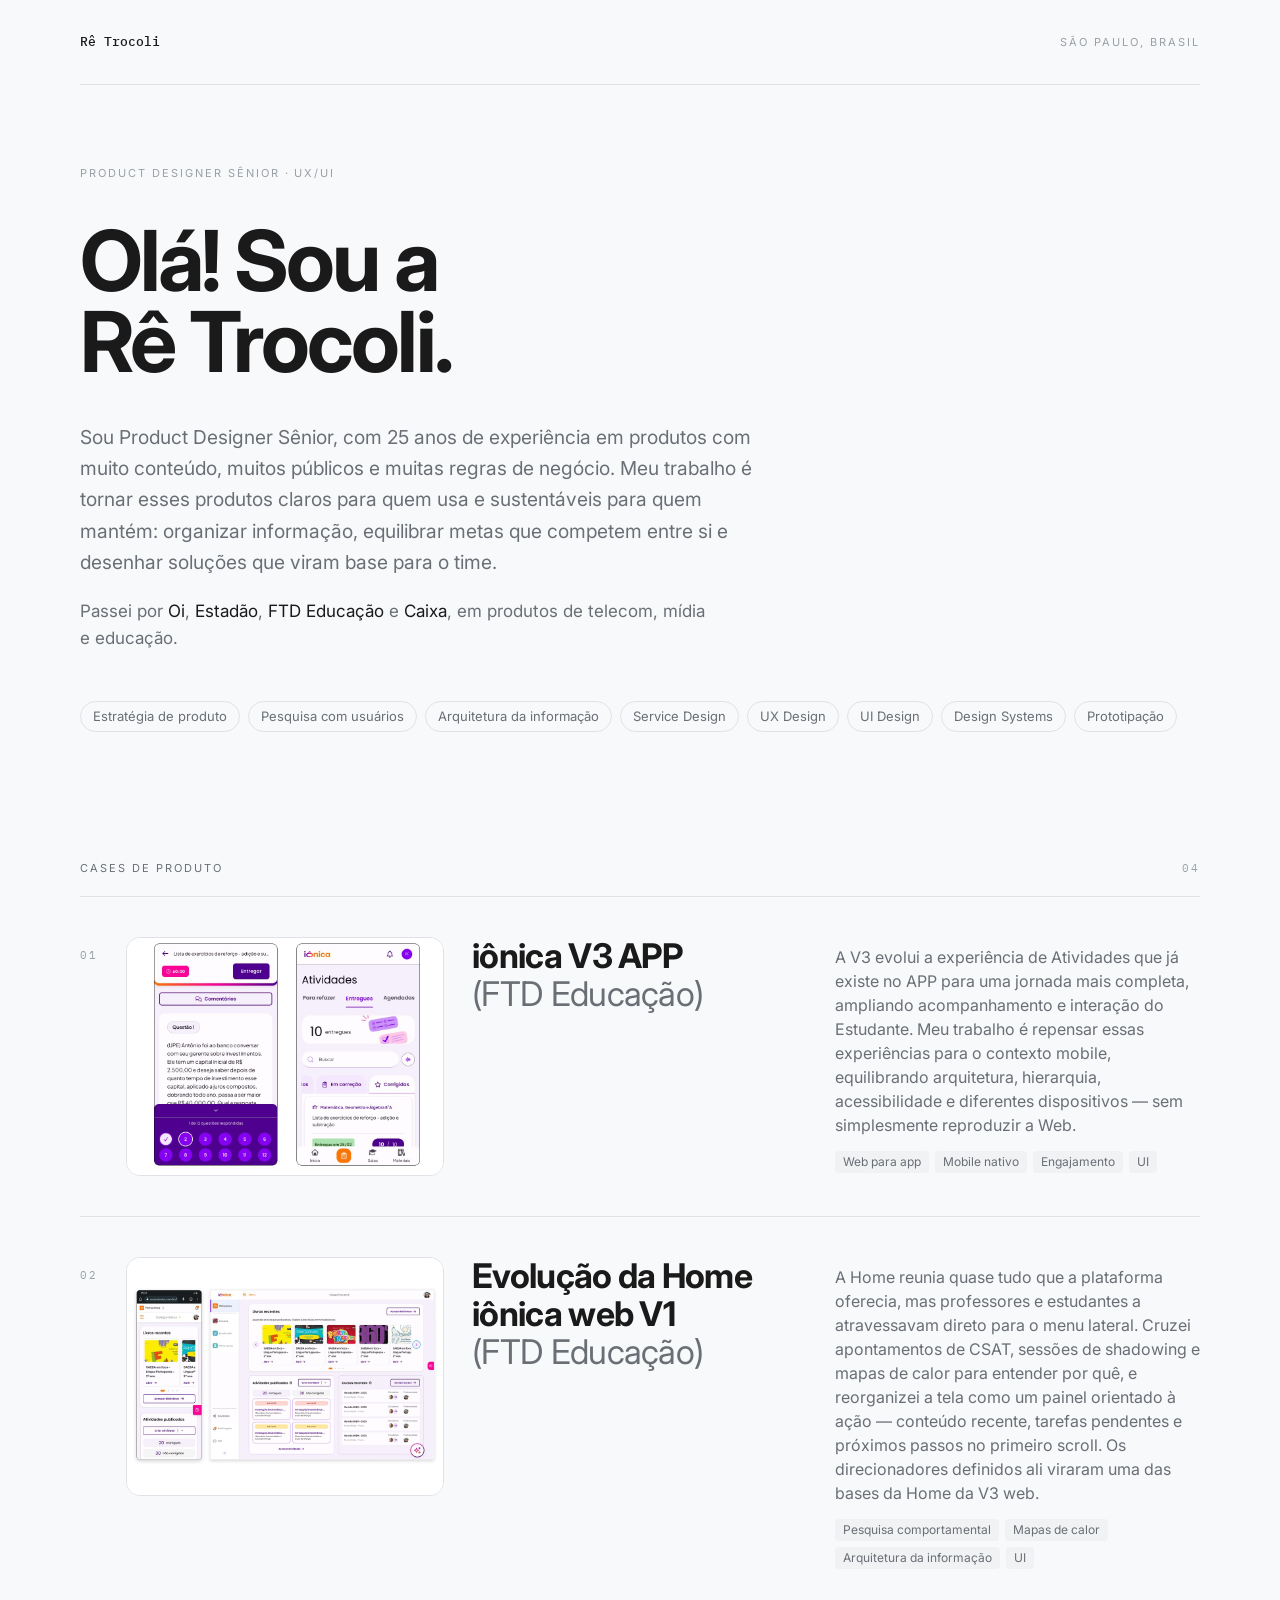
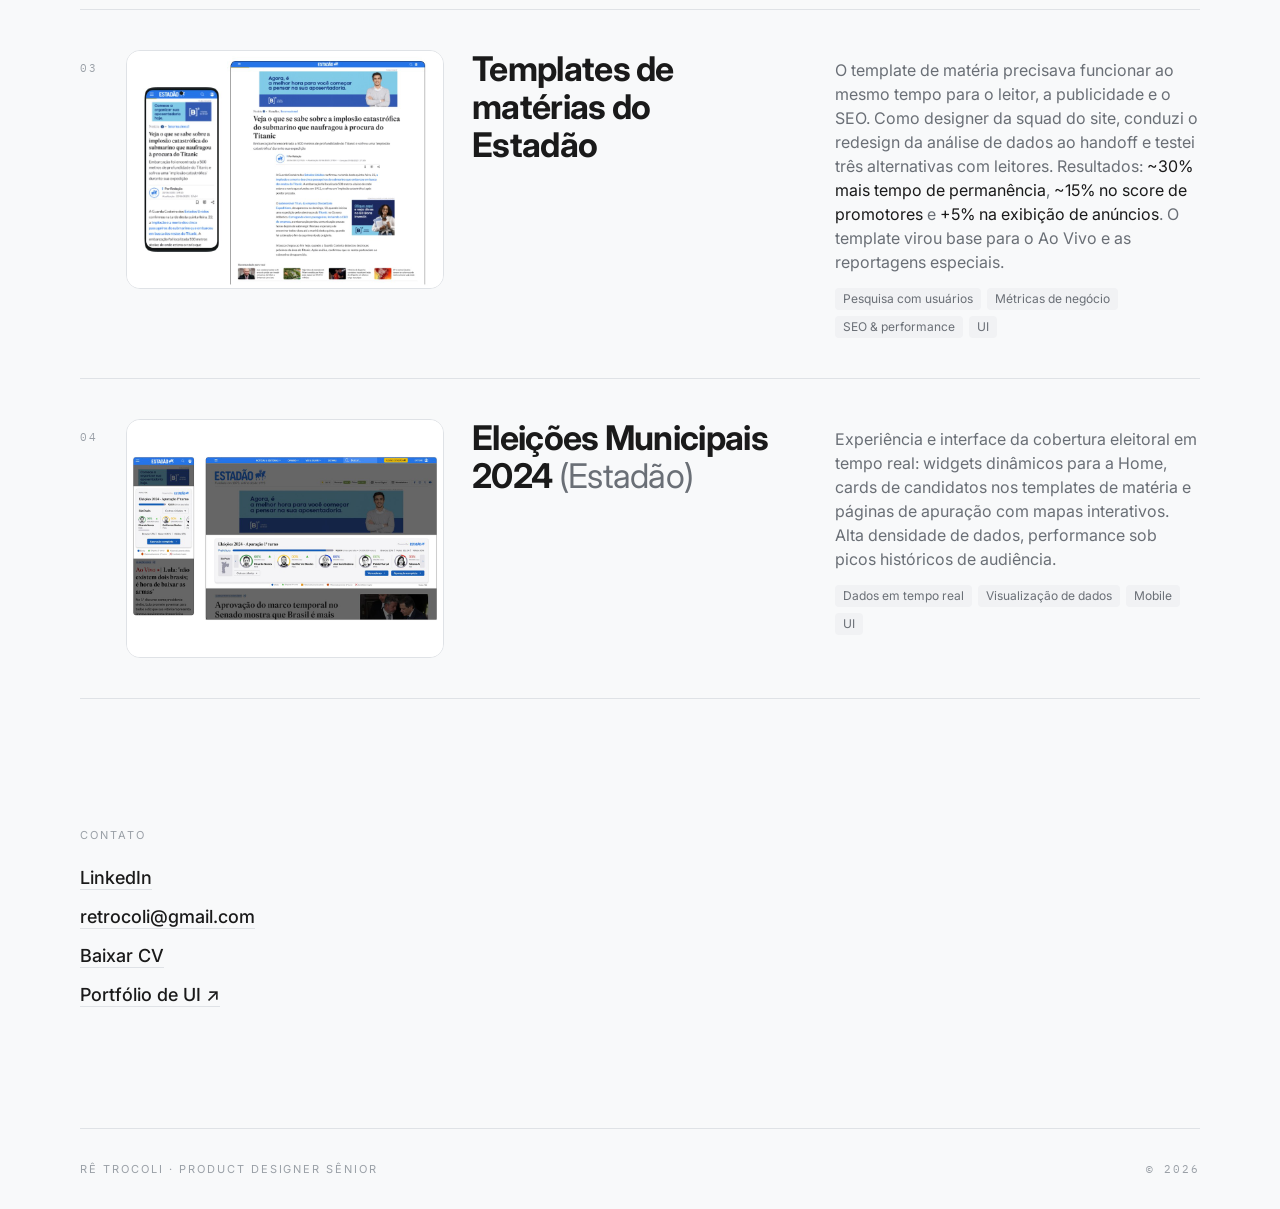
<file: index.html>
<!DOCTYPE html>

<html lang="pt-BR">
<head>
<meta charset="utf-8"/>
<meta content="width=device-width,initial-scale=1" name="viewport"/>
<title>Rê Trocoli</title>
<link href="https://fonts.googleapis.com" rel="preconnect"/>
<link crossorigin="" href="https://fonts.gstatic.com" rel="preconnect"/>
<link href="https://fonts.googleapis.com/css2?family=Inter:wght@400;500;600;700&amp;family=IBM+Plex+Mono:wght@400;500&amp;display=swap" rel="stylesheet"/>
<style>
  :root {
    --ground:      #F8F9FA;
    --ground-soft: #F1F2F4;
    --ink:         #1A1A1A;
    --ink-muted:   #6A6F76;
    --ink-faint:   #9AA0A7;
    --rule:        #DFE2E6;
    --accent:      #2E4A62;
  }

  @media (prefers-color-scheme: dark) {
    :root:not([data-theme="light"]) {
      --ground:      #131517;
      --ground-soft: #191C1F;
      --ink:         #ECEDEF;
      --ink-muted:   #949AA2;
      --ink-faint:   #6B7178;
      --rule:        #2A2E33;
      --accent:      #93B4CE;
    }
  }

  :root[data-theme="dark"] {
    --ground:      #131517;
    --ground-soft: #191C1F;
    --ink:         #ECEDEF;
    --ink-muted:   #949AA2;
    --ink-faint:   #6B7178;
    --rule:        #2A2E33;
    --accent:      #93B4CE;
  }

  body {
    background: var(--ground);
    color: var(--ink);
    font-family: "Inter", -apple-system, BlinkMacSystemFont, "SF Pro Text", "Segoe UI", Helvetica, Arial, sans-serif;
    -webkit-font-smoothing: antialiased;
    text-rendering: optimizeLegibility;
    font-size: 16px;
    line-height: 1.6;
  }

  .mono {
    font-family: "IBM Plex Mono", ui-monospace, SFMono-Regular, Menlo, Consolas, monospace;
    font-variant-numeric: tabular-nums;
  }

  .label {
    font-size: 0.6875rem;
    letter-spacing: 0.18em;
    text-transform: uppercase;
    color: var(--ink-faint);
  }

  h1, h2, h3 { text-wrap: balance; }

  .display {
    font-weight: 700;
    letter-spacing: -0.035em;
    line-height: 0.96;
  }

  .rule-top { border-top: 1px solid var(--rule); }

  /* Case rows ------------------------------------------------------------ */
  .case {
    display: block;
    text-decoration: none;
    color: inherit;
    border-top: 1px solid var(--rule);
    transition: background-color 220ms ease;
  }
  .case:hover { background-color: var(--ground-soft); }
  .case:focus-visible {
    outline: 2px solid var(--accent);
    outline-offset: -2px;
  }
  .case-title {
    font-weight: 700;
    letter-spacing: -0.02em;
    line-height: 1.12;
    transition: color 220ms ease;
  }
  .case:hover .case-title { color: var(--accent); }

  .case-thumb {
    position: relative;
    width: 318px;
    height: 239px;
    border-radius: 14px;
    background: #ffffff;
    border: 1px solid var(--rule);
    overflow: hidden;
    flex-shrink: 0;
    align-self: flex-start;
  }
  .case-thumb img {
    width: 100%;
    height: 100%;
    object-fit: contain;
    display: block;
    transition: transform 420ms ease;
  }
  .case:hover .case-thumb img,
  .case:focus-visible .case-thumb img {
    transform: scale(1.035);
  }

  .case-arrow {
    display: inline-block;
    opacity: 0;
    transform: translateX(-0.35rem);
    transition: opacity 220ms ease, transform 220ms ease;
    color: var(--accent);
  }
  .case:hover .case-arrow,
  .case:focus-visible .case-arrow {
    opacity: 1;
    transform: translateX(0);
  }

  /* Quiet inline links ---------------------------------------------------- */
  .link-quiet {
    color: var(--ink);
    text-decoration: none;
    border-bottom: 1px solid var(--rule);
    padding-bottom: 1px;
    transition: color 200ms ease, border-color 200ms ease;
  }
  .link-quiet:hover { color: var(--accent); border-color: var(--accent); }
  .link-quiet:focus-visible {
    outline: 2px solid var(--accent);
    outline-offset: 3px;
    border-radius: 2px;
  }

  /* Chips de competência ------------------------------------------------ */
  .chip {
    font-size: 0.8125rem;
    line-height: 1;
    padding: 0.5rem 0.75rem;
    border: 1px solid var(--rule);
    border-radius: 999px;
    color: var(--ink-muted);
  }
  .tags { display: flex; flex-wrap: wrap; gap: 0.375rem; margin-top: 0.875rem; }
  .tag {
    font-size: 0.75rem;
    line-height: 1;
    padding: 0.3125rem 0.5rem;
    border-radius: 4px;
    background: var(--ground-soft);
    color: var(--ink-muted);
  }

  /* Seção de UI ----------------------------------------------------------- */
  .ui-grid {
    display: grid;
    gap: 1rem;
    grid-template-columns: repeat(auto-fill, minmax(min(100%, 20rem), 1fr));
  }
  .ui-frame {
    aspect-ratio: 4 / 3;
    border-radius: 10px;
    background: var(--ground-soft);
    border: 1px solid var(--rule);
    overflow: hidden;
    display: grid;
    place-items: center;
  }
  .ui-frame img { width: 100%; height: 100%; object-fit: cover; display: block; }
  .ui-frame-empty { font-size: 0.8125rem; color: var(--ink-faint); }
  .ui-caption { margin-top: 0.625rem; font-size: 0.9375rem; font-weight: 500; }
  .ui-caption span { display: block; font-weight: 400; font-size: 0.8125rem; color: var(--ink-muted); }

  @media (prefers-reduced-motion: reduce) {
    * { transition-duration: 0.01ms !important; animation-duration: 0.01ms !important; }
    .case-arrow { opacity: 1; transform: none; }
  }
</style>
<meta content="Rê Trocoli — Product Designer Sênior · UX/UI. Produtos com muito conteúdo, muitos públicos e muitas regras de negócio, claros para quem usa e sustentáveis para quem mantém." name="description"/>
<meta content="website" property="og:type"/>
<meta content="Rê Trocoli — Product Designer Sênior · UX/UI" property="og:title"/>
<meta content="Rê Trocoli — Product Designer Sênior · UX/UI. Produtos com muito conteúdo, muitos públicos e muitas regras de negócio, claros para quem usa e sustentáveis para quem mantém." property="og:description"/>
<meta content="pt_BR" property="og:locale"/>
<meta content="#F8F9FA" name="theme-color"/>
<link href="data:image/svg+xml,%3Csvg xmlns='http://www.w3.org/2000/svg' viewBox='0 0 64 64'%3E%3Crect width='64' height='64' rx='14' fill='%231A1A1A'/%3E%3Ctext x='50%25' y='54%25' text-anchor='middle' dominant-baseline='middle' font-family='Inter,Arial,sans-serif' font-weight='600' font-size='30' fill='%23F8F9FA'%3ERT%3C/text%3E%3C/svg%3E" rel="icon"/>
<link rel="stylesheet" href="assets/site.css">
</head>
<body>
<div class="mx-auto w-full max-w-[76rem] px-5 sm:px-8 lg:px-12">
<!-- Topo ---------------------------------------------------------------- -->
<header class="flex flex-wrap items-baseline justify-between gap-x-6 gap-y-1 py-6 sm:py-8">
<span class="mono text-[0.8125rem] font-medium" style="color: var(--ink);">Rê Trocoli</span>
<span class="label">São Paulo, Brasil</span>
</header>
<!-- Hero ---------------------------------------------------------------- -->
<section class="rule-top pt-10 pb-16 sm:pt-14 sm:pb-24 lg:pt-20 lg:pb-32">
<p class="label mb-8 sm:mb-10">Product Designer Sênior · UX/UI</p>
<h1 class="display text-[clamp(2.5rem,8vw,5.25rem)] max-w-[14ch]">
      Olá! Sou a<br/>Rê Trocoli.
    </h1>
<p class="mt-8 sm:mt-10 max-w-[58ch] text-[clamp(1.0625rem,1.5vw,1.375rem)] leading-[1.62]" style="color: var(--ink-muted);">
      Sou Product Designer Sênior, com 25 anos de experiência em produtos com muito conteúdo,
      muitos públicos e muitas regras de negócio. Meu trabalho é tornar esses produtos claros para
      quem usa e sustentáveis para quem mantém: organizar informação, equilibrar metas que competem
      entre si e desenhar soluções que viram base para o time.
    </p>
<p class="mt-5 max-w-[58ch] text-[1rem] sm:text-[1.0625rem] leading-[1.62]" style="color: var(--ink-muted);">
      Passei por <span style="color: var(--ink);">Oi</span>,
      <span style="color: var(--ink);">Estadão</span>,
      <span style="color: var(--ink);">FTD Educação</span> e
      <span style="color: var(--ink);">Caixa</span>, em produtos de telecom, mídia
      e educação.
</p>
<ul aria-label="Competências" class="skills mt-10 sm:mt-12 flex flex-wrap gap-2">
<li class="chip">Estratégia de produto</li>
<li class="chip">Pesquisa com usuários</li>
<li class="chip">Arquitetura da informação</li>
<li class="chip">Service Design</li>
<li class="chip">UX Design</li>
<li class="chip">UI Design</li>
<li class="chip">Design Systems</li>
<li class="chip">Prototipação</li>
</ul>
</section>
<!-- Cases --------------------------------------------------------------- -->
<section aria-labelledby="cases-heading">
<div class="flex items-baseline justify-between gap-6 pb-5">
<h2 class="label" id="cases-heading" style="color: var(--ink-muted);">Cases de produto</h2>
<span class="label mono">04</span>
</div>
<!-- 01 -->
<a aria-label="Case 01 — iônica V3 APP, FTD Educação" class="case group" href="cases/ionica-v3.html">
<div class="flex flex-col sm:flex-row gap-5 sm:gap-7 py-8 sm:py-10">
<span class="mono label pt-1.5 md:pt-2.5 sm:flex-shrink-0">01</span>
<div class="flex flex-col sm:flex-row gap-5 sm:gap-7 flex-1">
<div class="case-thumb">
<img src="thumbs/ionica-v3.jpg" alt="Tela de Atividades do APP iônica V3, com resumo de pendências e acessos rápidos">
</div>
<div class="flex-1 grid gap-x-8 gap-y-4 lg:grid-cols-[minmax(0,0.95fr)_minmax(0,1.05fr)]">
<h3 class="case-title text-[clamp(1.5rem,3vw,2.125rem)] max-w-[16ch]">
          iônica V3 APP <span class="font-normal" style="color: var(--ink-muted);">(FTD Educação)</span>
<span aria-hidden="true" class="case-arrow">→</span>
</h3>
<div class="lg:pt-2">
<p class="max-w-[56ch] text-[0.9375rem] sm:text-base leading-[1.7]" style="color: var(--ink-muted);">
            A V3 evolui a experiência de Atividades que já existe no APP para uma jornada mais
            completa, ampliando acompanhamento e interação do Estudante. Meu trabalho é repensar
            essas experiências para o contexto mobile, equilibrando arquitetura, hierarquia,
            acessibilidade e diferentes dispositivos — sem simplesmente reproduzir a Web.
          </p>
<div class="tags"><span class="tag">Web para app</span><span class="tag">Mobile nativo</span><span class="tag">Engajamento</span><span class="tag">UI</span></div>
</div>
</div>
</div>
</div>
</a>
<!-- 02 -->
<a aria-label="Case 02 — Evolução da Home iônica web V1, FTD Educação" class="case group" href="cases/ionica-home.html">
<div class="flex flex-col sm:flex-row gap-5 sm:gap-7 py-8 sm:py-10">
<span class="mono label pt-1.5 md:pt-2.5 sm:flex-shrink-0">02</span>
<div class="flex flex-col sm:flex-row gap-5 sm:gap-7 flex-1">
<div class="case-thumb">
<img src="thumbs/ionica-home.jpg" alt="Home da plataforma iônica, com livros recentes, atividades publicadas e cursos recentes">
</div>
<div class="flex-1 grid gap-x-8 gap-y-4 lg:grid-cols-[minmax(0,0.95fr)_minmax(0,1.05fr)]">
<h3 class="case-title text-[clamp(1.5rem,3vw,2.125rem)] max-w-[16ch]">
          Evolução da Home iônica web V1 <span class="font-normal" style="color: var(--ink-muted);">(FTD Educação)</span>
<span aria-hidden="true" class="case-arrow">→</span>
</h3>
<div class="lg:pt-2">
<p class="max-w-[56ch] text-[0.9375rem] sm:text-base leading-[1.7]" style="color: var(--ink-muted);">
            A Home reunia quase tudo que a plataforma oferecia, mas professores e estudantes a
            atravessavam direto para o menu lateral. Cruzei apontamentos de CSAT, sessões de
            shadowing e mapas de calor para entender por quê, e reorganizei a tela como um painel
            orientado à ação — conteúdo recente, tarefas pendentes e próximos passos no primeiro
            scroll. Os direcionadores definidos ali viraram uma das bases da Home da V3 web.
          </p>
<div class="tags"><span class="tag">Pesquisa comportamental</span><span class="tag">Mapas de calor</span><span class="tag">Arquitetura da informação</span><span class="tag">UI</span></div>
</div>
</div>
</div>
</div>
</a>
<!-- 03 -->
<a aria-label="Case 03 — Templates de matérias do Estadão" class="case group" href="cases/estadao-templates.html">
<div class="flex flex-col sm:flex-row gap-5 sm:gap-7 py-8 sm:py-10">
<span class="mono label pt-1.5 md:pt-2.5 sm:flex-shrink-0">03</span>
<div class="flex flex-col sm:flex-row gap-5 sm:gap-7 flex-1">
<div class="case-thumb">
<img src="thumbs/estadao-templates.jpg" alt="Template de matéria do Estadão, versões mobile e desktop">
</div>
<div class="flex-1 grid gap-x-8 gap-y-4 lg:grid-cols-[minmax(0,0.95fr)_minmax(0,1.05fr)]">
<h3 class="case-title text-[clamp(1.5rem,3vw,2.125rem)] max-w-[16ch]">
          Templates de matérias do Estadão
          <span aria-hidden="true" class="case-arrow">→</span>
</h3>
<div class="lg:pt-2">
<p class="max-w-[56ch] text-[0.9375rem] sm:text-base leading-[1.7]" style="color: var(--ink-muted);">
            O template de matéria precisava funcionar ao mesmo tempo para o leitor, a publicidade e o
            SEO. Como designer da squad do site, conduzi o redesign da análise de dados ao handoff e
            testei três alternativas com leitores. Resultados:
            <span style="color: var(--ink);">~30% mais tempo de permanência</span>,
            <span style="color: var(--ink);">~15% no score de promotores</span> e
            <span style="color: var(--ink);">+5% na exibição de anúncios</span>. O template virou base
            para o Ao Vivo e as reportagens especiais.
          </p>
<div class="tags"><span class="tag">Pesquisa com usuários</span><span class="tag">Métricas de negócio</span><span class="tag">SEO &amp; performance</span><span class="tag">UI</span></div>
</div>
</div>
</div>
</div>
</a>


<!-- 05 -->
<a aria-label="Case 04 — Eleições Municipais 2024, Estadão" class="case group" href="cases/eleicoes-2024.html">
<div class="flex flex-col sm:flex-row gap-5 sm:gap-7 py-8 sm:py-10">
<span class="mono label pt-1.5 md:pt-2.5 sm:flex-shrink-0">04</span>
<div class="flex flex-col sm:flex-row gap-5 sm:gap-7 flex-1">
<div class="case-thumb">
<img src="thumbs/eleicoes-2024.jpg" alt="Widget de apuração das Eleições Municipais 2024, versões mobile e desktop">
</div>
<div class="flex-1 grid gap-x-8 gap-y-4 lg:grid-cols-[minmax(0,0.95fr)_minmax(0,1.05fr)]">
<h3 class="case-title text-[clamp(1.5rem,3vw,2.125rem)] max-w-[16ch]">
          Eleições Municipais 2024 <span class="font-normal" style="color: var(--ink-muted);">(Estadão)</span>
<span aria-hidden="true" class="case-arrow">→</span>
</h3>
<div class="lg:pt-2">
<p class="max-w-[56ch] text-[0.9375rem] sm:text-base leading-[1.7]" style="color: var(--ink-muted);">
            Experiência e interface da cobertura eleitoral em tempo real: widgets dinâmicos para a
            Home, cards de candidatos nos templates de matéria e páginas de apuração com mapas
            interativos. Alta densidade de dados, performance sob picos históricos de audiência.
          </p>
<div class="tags"><span class="tag">Dados em tempo real</span><span class="tag">Visualização de dados</span><span class="tag">Mobile</span><span class="tag">UI</span></div>
</div>
</div>
</div>
</div>
</a>


<div class="rule-top"></div>
</section>
<!-- Interfaces (UI) ------------------------------------------------------ -->

<!-- Galeria & Contato ---------------------------------------------------- -->
<section class="pt-16 sm:pt-24 lg:pt-32 pb-6">
<div class="grid gap-12 sm:gap-16 lg:grid-cols-[minmax(0,1fr)] lg:gap-20">
<div>
<p class="label mb-5">Contato</p>
<ul class="flex flex-col gap-3 text-[1.0625rem] sm:text-[1.125rem]">
<li>
<a class="link-quiet font-medium" href="https://www.linkedin.com/in/retrocoli/" rel="noopener noreferrer" target="_blank">LinkedIn</a>
</li>
<li>
<a class="link-quiet font-medium" href="mailto:retrocoli@gmail.com" id="link-email">retrocoli@gmail.com</a>
</li>
<li>
<a class="link-quiet font-medium" href="assets/renata-trocoli-cv.pdf" id="link-cv" rel="noopener noreferrer" target="_blank">Baixar CV</a>
</li>
<li>
<a class="link-quiet font-medium" href="https://retrocoli.myportfolio.com/" rel="noopener noreferrer" target="_blank">Portfólio de UI <span aria-hidden="true">↗</span><span class="sr-only"> (abre em nova aba)</span></a>
</li>
</ul>
</div>
</div>
</section>
<footer class="rule-top mt-16 sm:mt-24 py-8 flex flex-wrap items-baseline justify-between gap-x-6 gap-y-2">
<span class="label">Rê Trocoli · Product Designer Sênior</span>
<span class="label mono">© 2026</span>
</footer>
</div>
<script>
  // Baixar CV — dentro do visualizador de artifacts, um link direto para o PDF não
  // dispara download. Quando a capability "downloads" está disponível, o arquivo é
  // entregue por ela; caso contrário, o link segue seu comportamento normal (abrir o PDF).
  (function () {
    var cv = document.getElementById("link-cv");
    if (!cv || !window.claude || typeof window.claude.use !== "function") return;

    window.claude.use("downloads").then(function (downloads) {
      if (!downloads) return; // segue como link comum
      cv.addEventListener("click", function (event) {
        event.preventDefault();
        var original = cv.textContent;
        cv.textContent = "Preparando…";
        fetch(cv.getAttribute("href"))
          .then(function (response) {
            if (!response.ok) throw new Error("fetch");
            return response.blob();
          })
          .then(function (blob) {
            return downloads.save({ filename: "renata-trocoli-cv.pdf", data: blob });
          })
          .then(function () {
            cv.textContent = original;
          })
          .catch(function () {
            cv.textContent = original;
            window.open(cv.getAttribute("href"), "_blank", "noopener");
          });
      });
    }).catch(function () {});
  })();

  // E-mail — dentro do visualizador de artifacts, "mailto:" não abre o cliente de e-mail
  // e ainda deixa a página em branco. Nesse contexto o clique é interceptado e o endereço
  // é copiado. Fora dele (domínio próprio), o mailto: segue funcionando normalmente.
  (function () {
    var mail = document.getElementById("link-email");
    if (!mail) return;

    var noMailto = !!window.claude; // visualizador de artifacts
    if (!noMailto) return;

    mail.addEventListener("click", function (event) {
      event.preventDefault();
      var original = mail.getAttribute("data-label") || mail.textContent;
      mail.setAttribute("data-label", original);
      function feedback(texto) {
        mail.textContent = texto;
        setTimeout(function () { mail.textContent = original; }, 1800);
      }
      if (navigator.clipboard && navigator.clipboard.writeText) {
        navigator.clipboard.writeText("retrocoli@gmail.com")
          .then(function () { feedback("e-mail copiado"); })
          .catch(function () { feedback("retrocoli@gmail.com"); });
      } else {
        feedback("retrocoli@gmail.com");
      }
    });
  })();
</script>
</body>
</html>
</file>
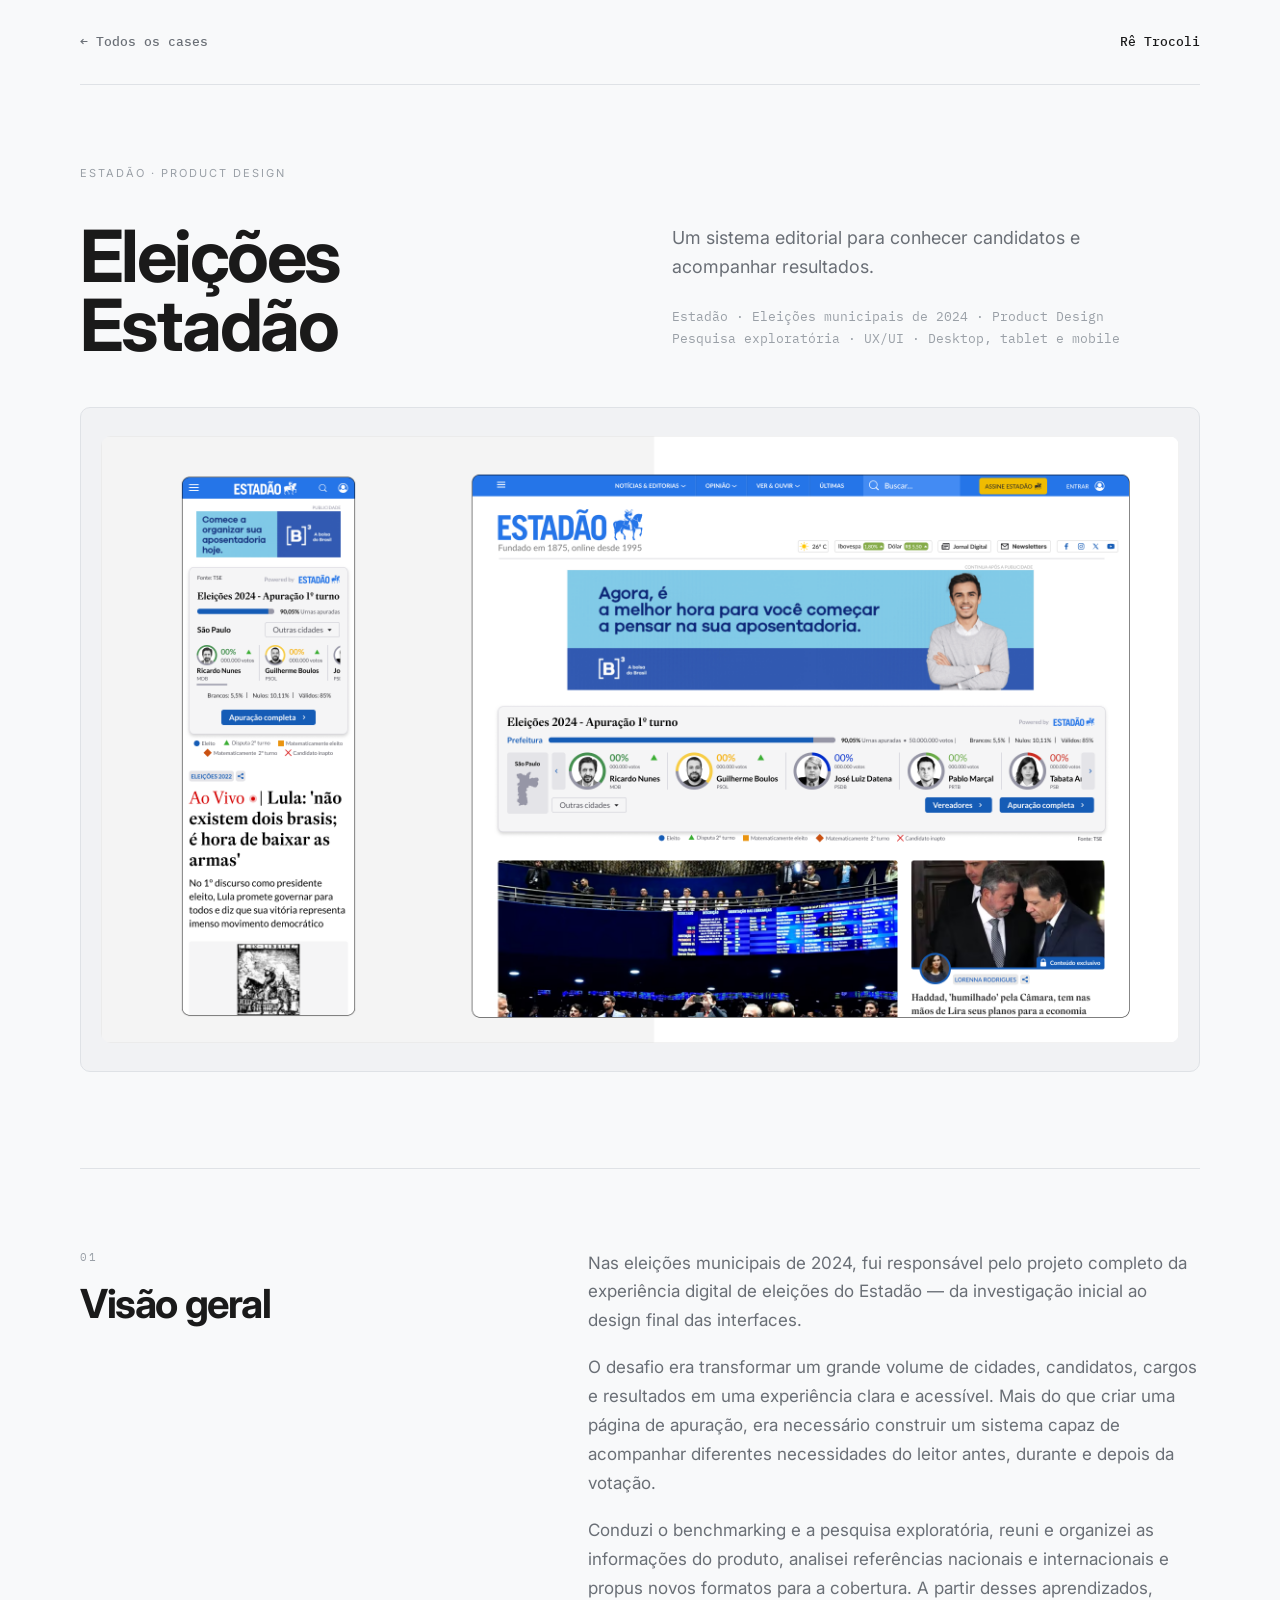
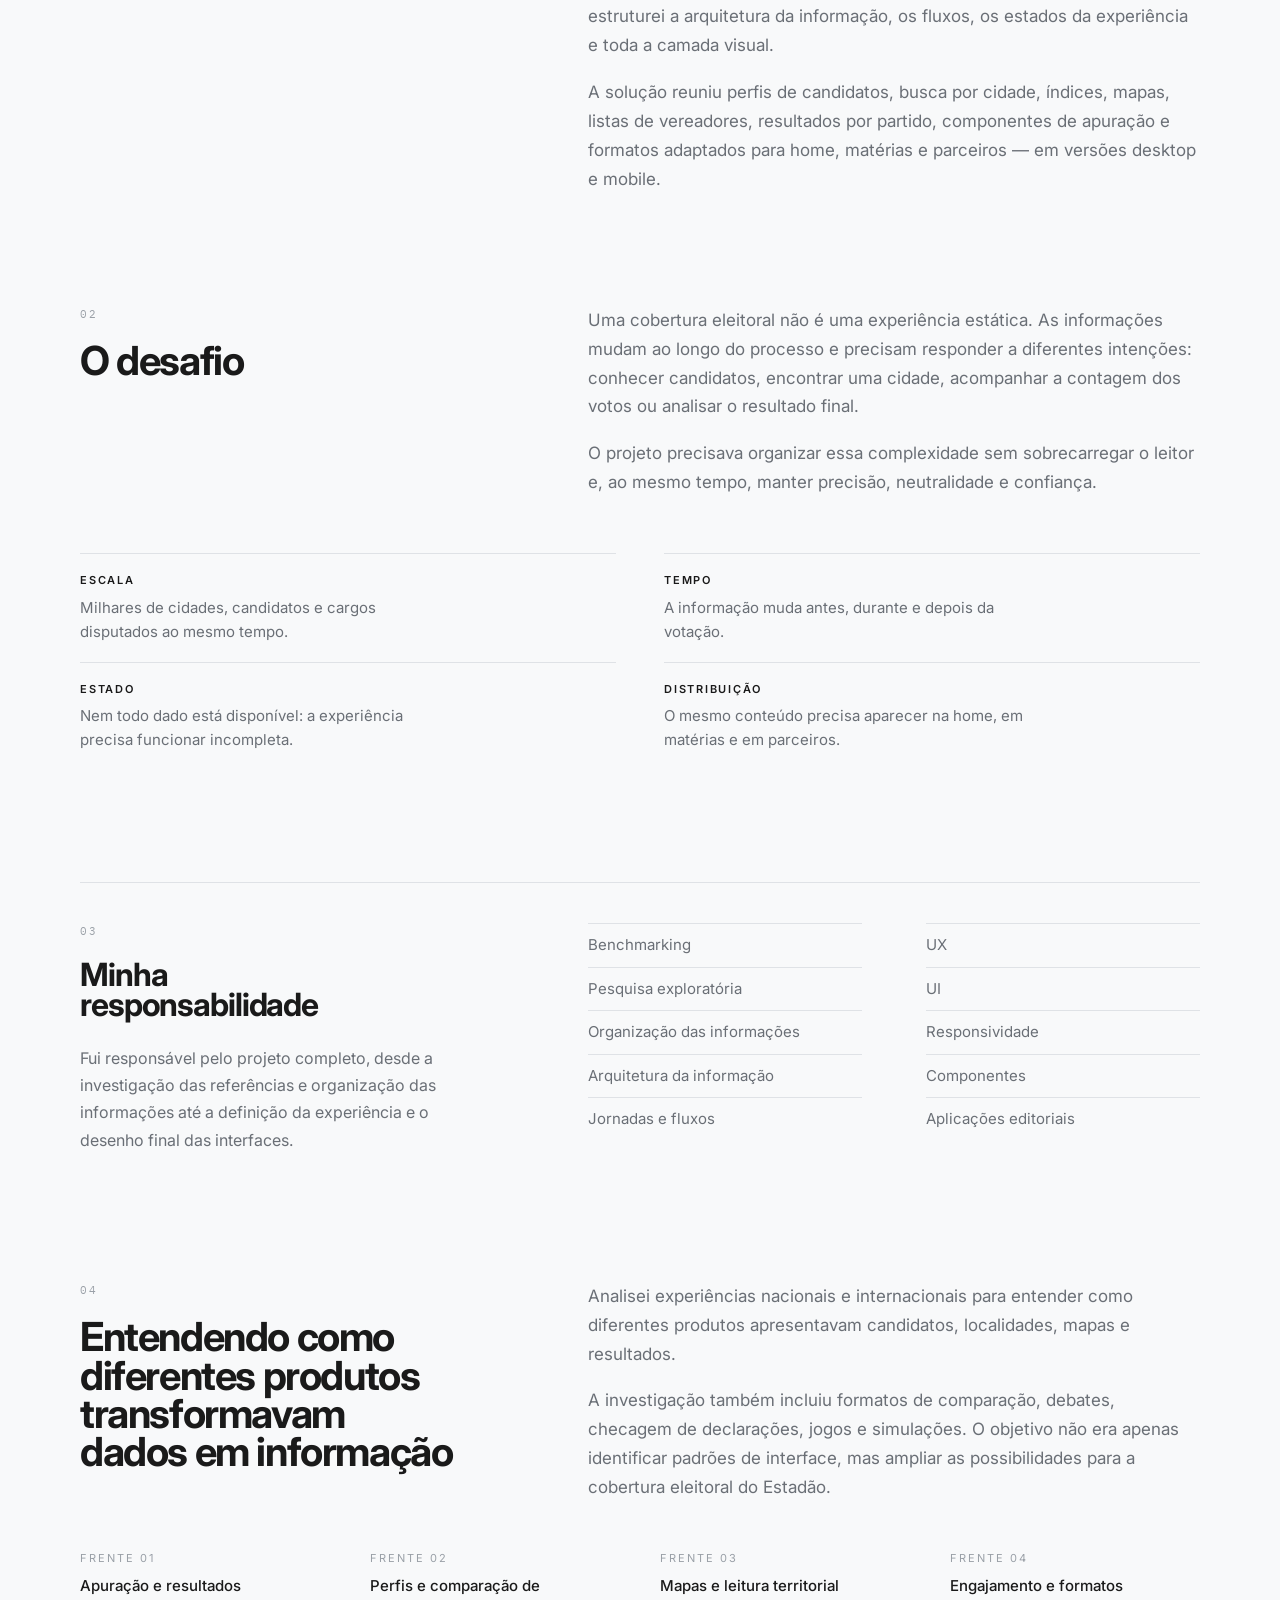
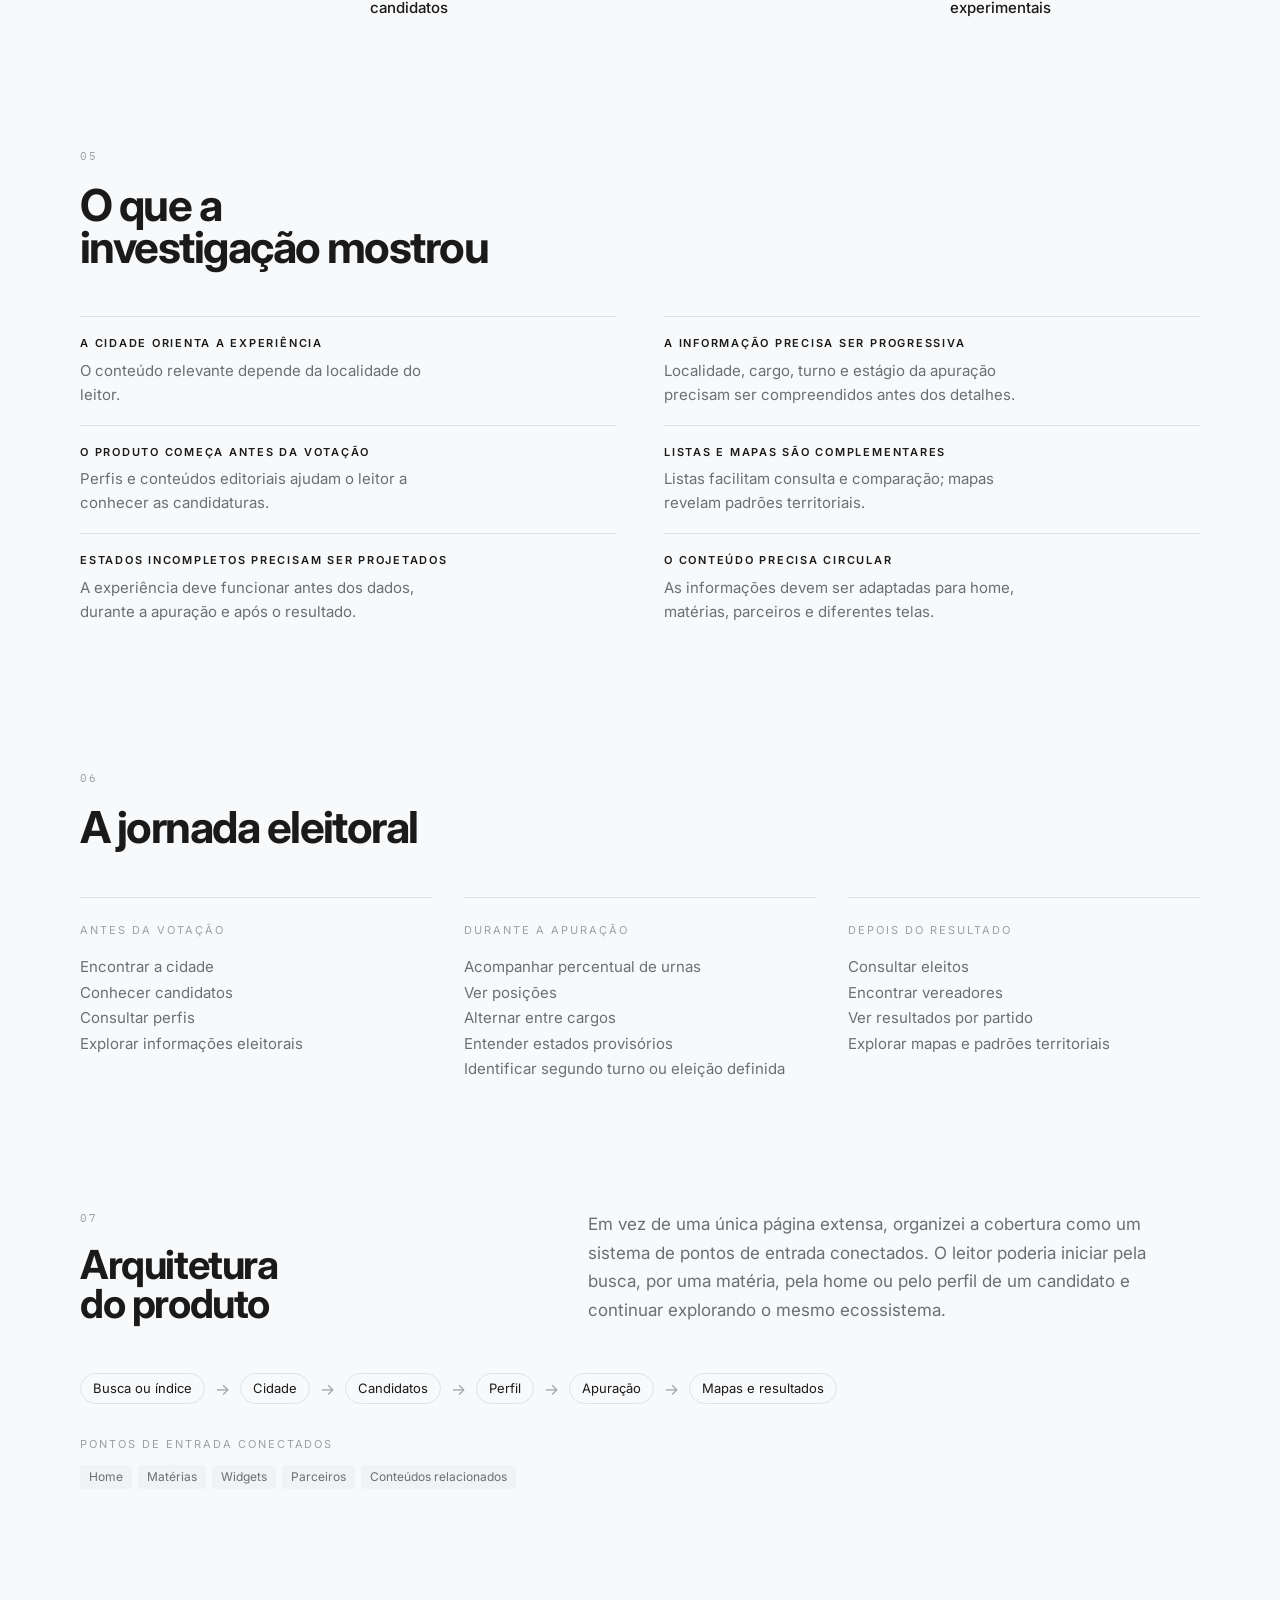
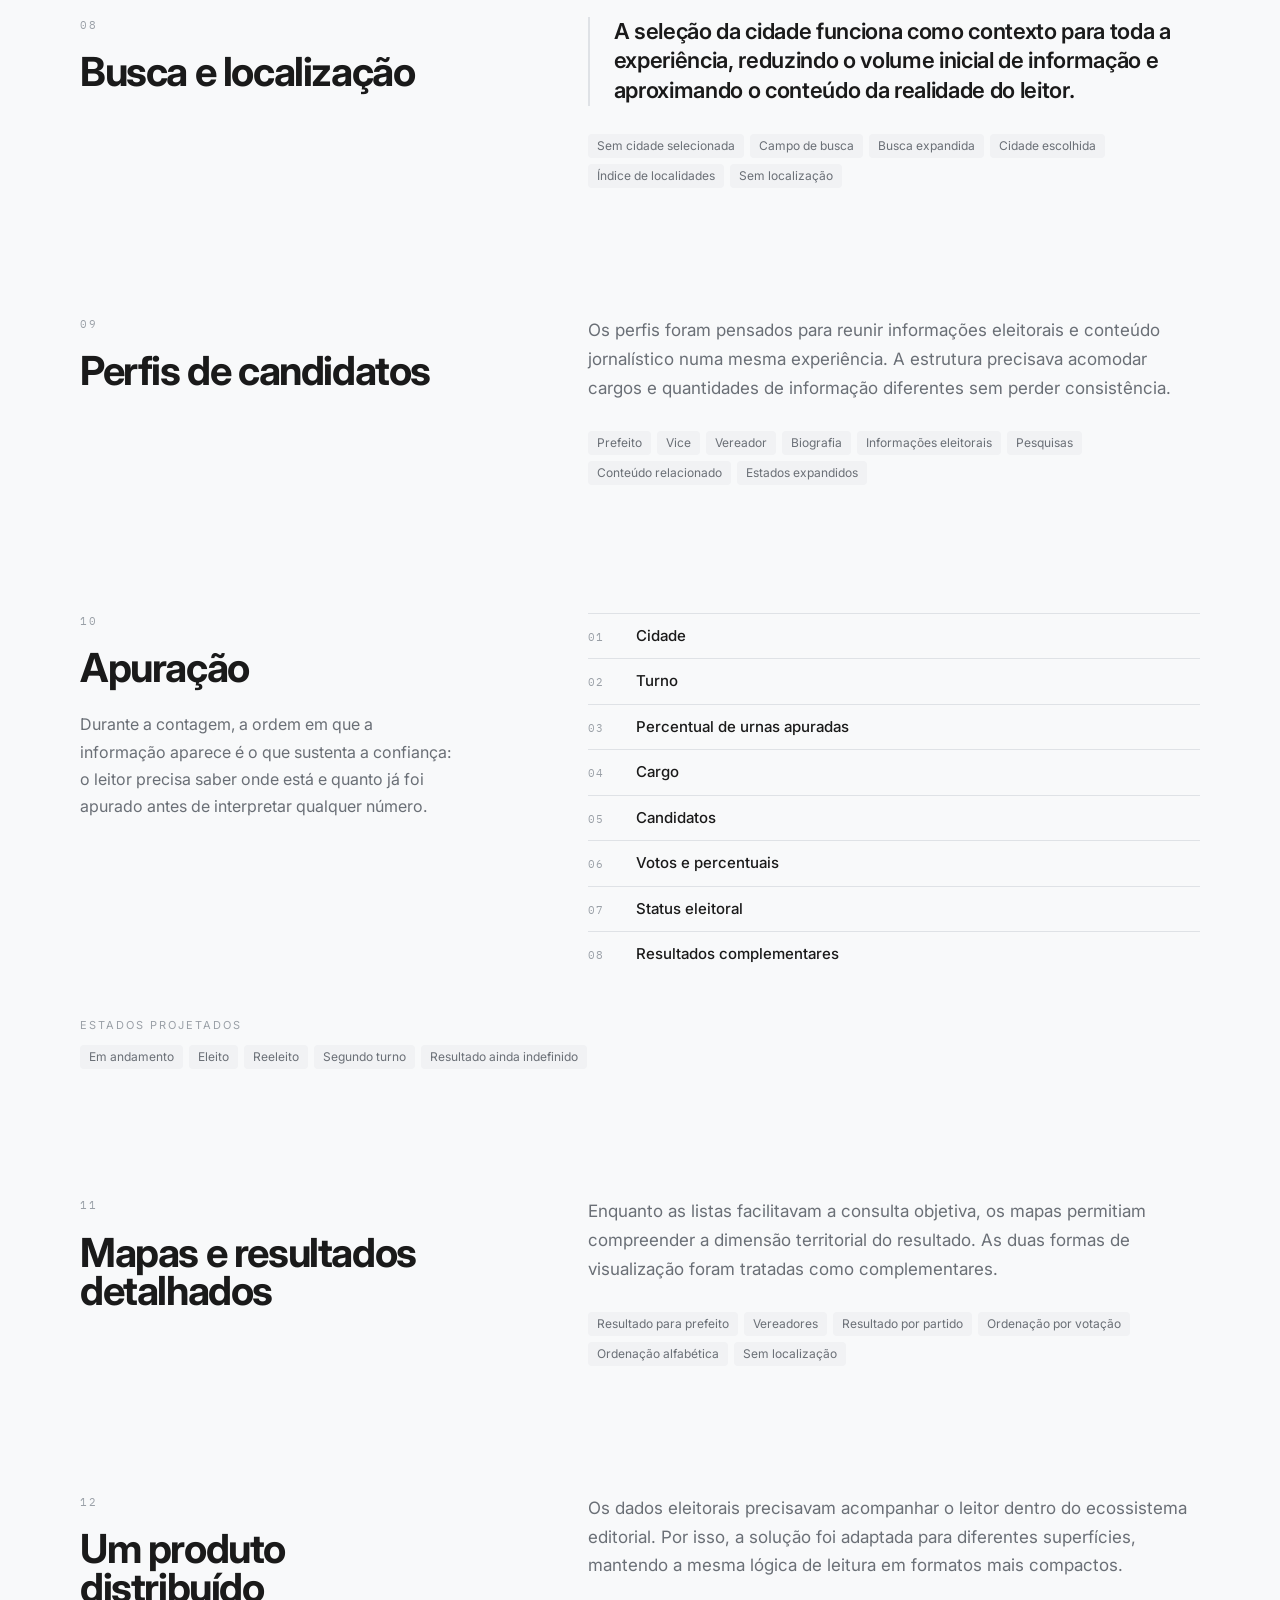
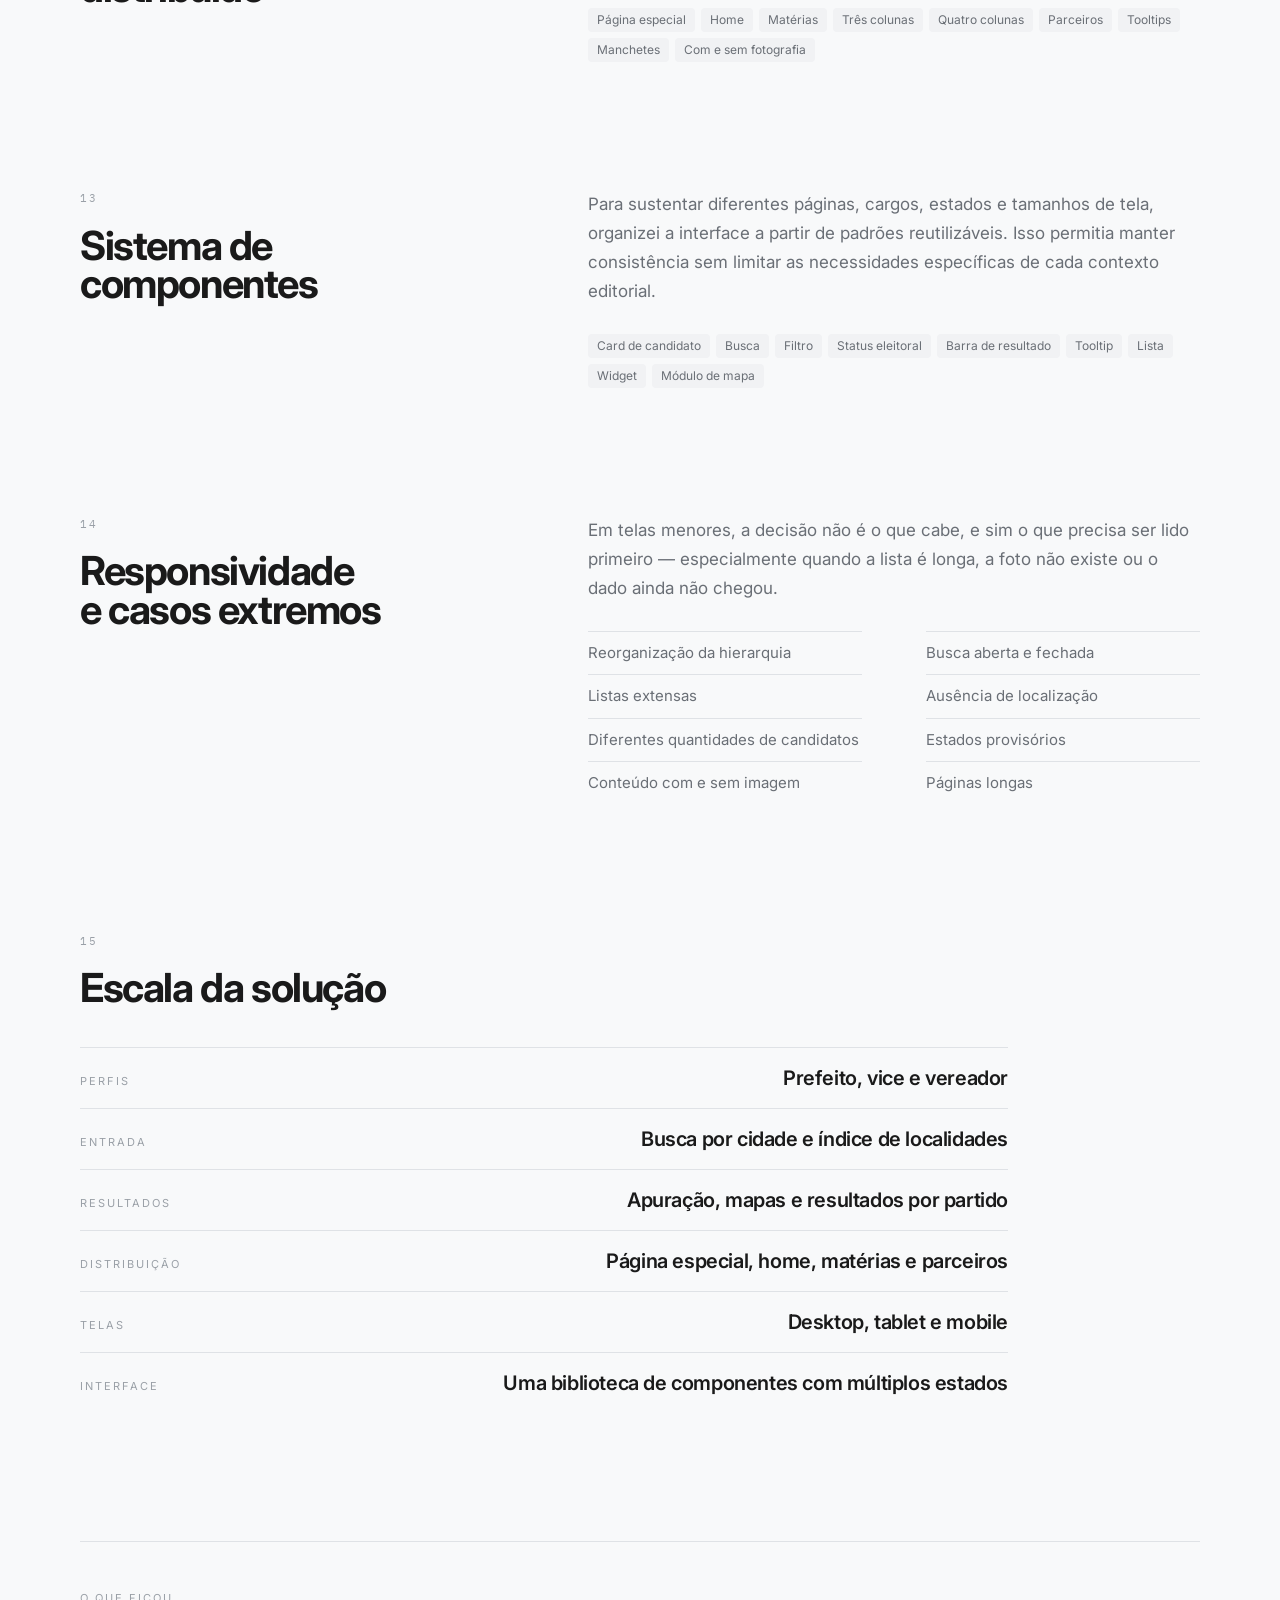
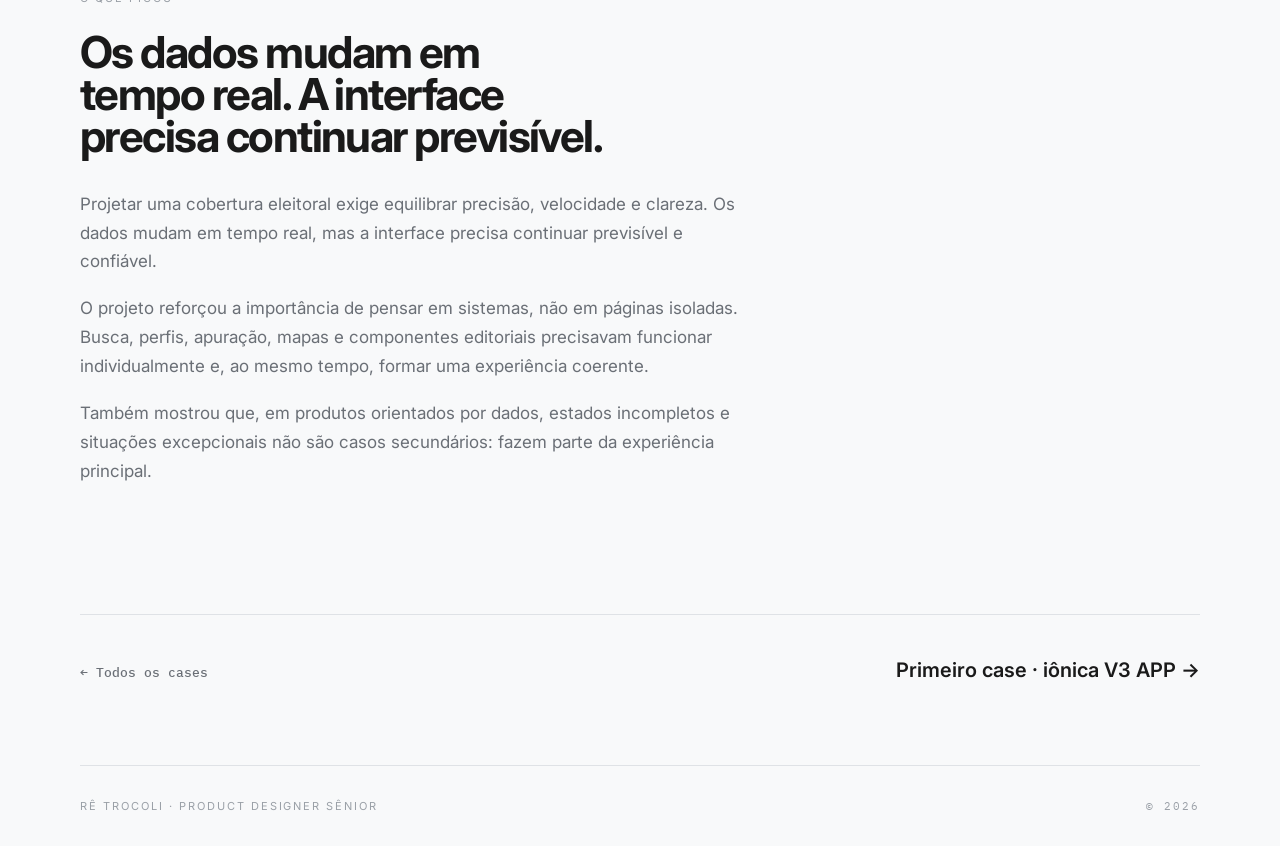
<file: cases/eleicoes-2024.html>
<!DOCTYPE html>

<html lang="pt-BR">
<head>
<meta charset="utf-8"/>
<meta content="width=device-width,initial-scale=1" name="viewport"/>
<title>Eleições Estadão — Rê Trocoli</title>
<link href="https://fonts.googleapis.com" rel="preconnect"/>
<link crossorigin="" href="https://fonts.gstatic.com" rel="preconnect"/>
<link href="https://fonts.googleapis.com/css2?family=Inter:wght@400;500;600;700&amp;family=IBM+Plex+Mono:wght@400;500&amp;display=swap" rel="stylesheet"/>
<style>
  :root {
    --ground:      #F8F9FA;
    --ground-soft: #F1F2F4;
    --ink:         #1A1A1A;
    --ink-muted:   #6A6F76;
    --ink-faint:   #9AA0A7;
    --rule:        #DFE2E6;
    --accent:      #2E4A62;
  }

  @media (prefers-color-scheme: dark) {
    :root:not([data-theme="light"]) {
      --ground:      #131517;
      --ground-soft: #191C1F;
      --ink:         #ECEDEF;
      --ink-muted:   #949AA2;
      --ink-faint:   #6B7178;
      --rule:        #2A2E33;
      --accent:      #93B4CE;
    }
  }

  :root[data-theme="dark"] {
    --ground:      #131517;
    --ground-soft: #191C1F;
    --ink:         #ECEDEF;
    --ink-muted:   #949AA2;
    --ink-faint:   #6B7178;
    --rule:        #2A2E33;
    --accent:      #93B4CE;
  }

  body {
    background: var(--ground);
    color: var(--ink);
    font-family: "Inter", -apple-system, BlinkMacSystemFont, "SF Pro Text", "Segoe UI", Helvetica, Arial, sans-serif;
    -webkit-font-smoothing: antialiased;
    text-rendering: optimizeLegibility;
    font-size: 16px;
    line-height: 1.6;
    margin: 0;
  }

  .mono {
    font-family: "IBM Plex Mono", ui-monospace, SFMono-Regular, Menlo, Consolas, monospace;
    font-variant-numeric: tabular-nums;
  }

  .label {
    font-size: 0.6875rem;
    letter-spacing: 0.18em;
    text-transform: uppercase;
    color: var(--ink-faint);
  }

  h1, h2, h3 { text-wrap: balance; }

  .display { font-weight: 700; letter-spacing: -0.035em; line-height: 0.96; }

  .rule-top { border-top: 1px solid var(--rule); }

  /* Navegação ---------------------------------------------------------------- */
  .nav-link { color: var(--ink-muted); text-decoration: none; transition: color 200ms ease; }
  .nav-link:hover { color: var(--accent); }
  .nav-link:focus-visible { outline: 2px solid var(--accent); outline-offset: 3px; border-radius: 2px; }
  .nav-link .arrow { display: inline-block; transition: transform 220ms ease; }
  .nav-link:hover .arrow { transform: translateX(-0.2rem); }
  .nav-next:hover .arrow { transform: translateX(0.2rem); }

  /* Tags ---------------------------------------------------------------------- */
  .tag {
    font-size: 0.75rem;
    line-height: 1;
    padding: 0.375rem 0.5625rem;
    border-radius: 4px;
    background: var(--ground-soft);
    color: var(--ink-muted);
  }
  .tags { display: flex; flex-wrap: wrap; gap: 0.375rem; }

  /* Placeholders --------------------------------------------------------------- */
  figure { margin: 0; }
  .shot {
    border-radius: 10px;
    background: var(--ground-soft);
    border: 1px solid var(--rule);
    overflow: hidden;
    display: grid;
    place-items: center;
    text-align: center;
    padding: 1.75rem 1.25rem;
  }
  .shot img { width: 100%; height: auto; display: block; border-radius: 10px; }
  .shot-note { font-size: 0.8125rem; line-height: 1.5; color: var(--ink-faint); max-width: 34ch; }
  .shot-note-sm { font-size: 0.75rem; line-height: 1.45; color: var(--ink-faint); max-width: 24ch; }
  figcaption { margin-top: 0.75rem; font-size: 0.8125rem; line-height: 1.55; color: var(--ink-muted); }

  /* Destaque editorial ---------------------------------------------------------- */
  .pull {
    border-left: 2px solid var(--rule);
    padding-left: 1.5rem;
    font-weight: 600;
    letter-spacing: -0.015em;
    line-height: 1.35;
    color: var(--ink);
  }

  /* Cadeia / passos -------------------------------------------------------------- */
  .chain { display: flex; flex-wrap: wrap; align-items: center; gap: 0.5rem 0.625rem; list-style: none; margin: 0; padding: 0; }
  .chain li { display: flex; align-items: center; gap: 0.625rem; }
  .chain .step {
    font-size: 0.8125rem;
    line-height: 1;
    padding: 0.5rem 0.75rem;
    border: 1px solid var(--rule);
    border-radius: 999px;
    color: var(--ink);
    white-space: nowrap;
  }
  .chain .sep { color: var(--ink-faint); }

  /* Dimensões do desafio / aprendizados ------------------------------------------- */
  .dims { list-style: none; margin: 0; padding: 0; display: grid; gap: 0; }
  @media (min-width: 640px) { .dims { grid-template-columns: repeat(2, minmax(0, 1fr)); column-gap: 3rem; } }
  .dims li { padding: 1.125rem 0; border-top: 1px solid var(--rule); }
  .dims dt, .dims .k {
    font-size: 0.6875rem;
    letter-spacing: 0.16em;
    text-transform: uppercase;
    color: var(--ink);
    font-weight: 600;
  }
  .dims .d { margin-top: 0.4375rem; font-size: 0.9375rem; line-height: 1.6; color: var(--ink-muted); max-width: 40ch; }

  /* Listas em colunas -------------------------------------------------------------- */
  .spec-list { columns: 1; column-gap: 4rem; list-style: none; margin: 0; padding: 0; }
  @media (min-width: 640px) { .spec-list { columns: 2; } }
  .spec-list li {
    break-inside: avoid;
    padding: 0.625rem 0;
    border-top: 1px solid var(--rule);
    font-size: 0.9375rem;
    line-height: 1.5;
    color: var(--ink-muted);
  }

  /* Hierarquia numerada ------------------------------------------------------------ */
  .ranked { list-style: none; margin: 0; padding: 0; counter-reset: r; }
  .ranked li {
    display: flex;
    align-items: baseline;
    gap: 1rem;
    padding: 0.6875rem 0;
    border-top: 1px solid var(--rule);
    counter-increment: r;
  }
  .ranked li::before {
    content: counter(r, decimal-leading-zero);
    font-family: "IBM Plex Mono", ui-monospace, monospace;
    font-size: 0.6875rem;
    letter-spacing: 0.14em;
    color: var(--ink-faint);
    min-width: 2rem;
  }
  .ranked .name { font-size: 0.9375rem; font-weight: 500; color: var(--ink); }

  /* Escala ------------------------------------------------------------------------- */
  .facts { list-style: none; margin: 0; padding: 0; }
  .facts li {
    display: flex;
    flex-wrap: wrap;
    align-items: baseline;
    justify-content: space-between;
    gap: 0.5rem 1.5rem;
    padding: 0.9375rem 0;
    border-top: 1px solid var(--rule);
  }
  .facts .k { font-size: 0.6875rem; letter-spacing: 0.18em; text-transform: uppercase; color: var(--ink-faint); }
  .facts .v { font-size: clamp(1rem, 1.8vw, 1.25rem); font-weight: 600; letter-spacing: -0.02em; color: var(--ink); text-align: right; }

  .prose { color: var(--ink-muted); line-height: 1.7; }
  .prose p + p { margin-top: 1.125rem; }

  @media (prefers-reduced-motion: reduce) {
    * { transition-duration: 0.01ms !important; animation-duration: 0.01ms !important; }
    .nav-link .arrow { transform: none !important; }
  }
</style>
<meta content="Nas eleições municipais de 2024, fui responsável pelo projeto completo da experiência digital de eleições do Estadão — da investigação inicial ao design final das interfaces." name="description"/>
<meta content="website" property="og:type"/>
<meta content="Eleições Estadão — Rê Trocoli" property="og:title"/>
<meta content="Nas eleições municipais de 2024, fui responsável pelo projeto completo da experiência digital de eleições do Estadão — da investigação inicial ao design final das interfaces." property="og:description"/>
<meta content="pt_BR" property="og:locale"/>
<meta content="#F8F9FA" name="theme-color"/>
<link href="data:image/svg+xml,%3Csvg xmlns='http://www.w3.org/2000/svg' viewBox='0 0 64 64'%3E%3Crect width='64' height='64' rx='14' fill='%231A1A1A'/%3E%3Ctext x='50%25' y='54%25' text-anchor='middle' dominant-baseline='middle' font-family='Inter,Arial,sans-serif' font-weight='600' font-size='30' fill='%23F8F9FA'%3ERT%3C/text%3E%3C/svg%3E" rel="icon"/>
<link rel="stylesheet" href="../assets/site.css">
</head>
<body>
<div class="mx-auto w-full max-w-[76rem] px-5 sm:px-8 lg:px-12">
<!-- Topo ------------------------------------------------------------------------ -->
<header class="flex flex-wrap items-baseline justify-between gap-x-6 gap-y-2 py-6 sm:py-8">
<a class="nav-link mono text-[0.8125rem] font-medium" href="../index.html">
<span aria-hidden="true" class="arrow">←</span> Todos os cases
    </a>
<a class="nav-link mono text-[0.8125rem] font-medium" href="../index.html" style="color: var(--ink);">Rê Trocoli</a>
</header>
<!-- 1. Hero ---------------------------------------------------------------------- -->
<section class="rule-top pt-10 pb-10 sm:pt-14 sm:pb-12 lg:pt-20">
<p class="label mb-8 sm:mb-10">Estadão · Product Design</p>
<div class="grid gap-x-16 gap-y-8 lg:grid-cols-[minmax(0,1fr)_minmax(0,1fr)] lg:items-end">
<h1 class="display text-[clamp(2.25rem,6.5vw,4.5rem)] max-w-[12ch]">
        Eleições Estadão
      </h1>
<div class="lg:pb-2">
<p class="max-w-[46ch] text-[clamp(1.0625rem,1.4vw,1.3125rem)] leading-[1.6]" style="color: var(--ink-muted);">
          Um sistema editorial para conhecer candidatos e acompanhar resultados.
        </p>
<p class="mono mt-6 text-[0.8125rem] leading-[1.75]" style="color: var(--ink-faint);">
          Estadão · Eleições municipais de 2024 · Product Design<br/>
          Pesquisa exploratória · UX/UI · Desktop, tablet e mobile
        </p>
</div>
</div>
</section>
<!-- IMAGEM 01 — abertura composta ------------------------------------------------ -->
<figure class="pb-16 sm:pb-24">
<div class="shot">
<img alt="Módulo de apuração das Eleições 2024 na home do Estadão, em mobile e desktop, com percentual de urnas apuradas, candidatos à prefeitura de São Paulo e legenda de status" src="img/eleicoes-01-abertura.png"/>
</div>
</figure>
<!-- 2. Visão geral ---------------------------------------------------------------- -->
<section aria-labelledby="visao-geral" class="rule-top pt-14 sm:pt-20">
<div class="grid gap-x-16 gap-y-7 lg:grid-cols-[minmax(0,0.42fr)_minmax(0,0.58fr)]">
<div>
<p class="label mono mb-5">01</p>
<h2 class="display text-[clamp(1.75rem,3.6vw,2.5rem)] max-w-[14ch]" id="visao-geral">
          Visão geral
        </h2>
</div>
<div class="prose max-w-[58ch] text-[1rem] sm:text-[1.0625rem]">
<p>
          Nas eleições municipais de 2024, fui responsável pelo projeto completo da experiência
          digital de eleições do Estadão — da investigação inicial ao design final das interfaces.
        </p>
<p>
          O desafio era transformar um grande volume de cidades, candidatos, cargos e resultados em
          uma experiência clara e acessível. Mais do que criar uma página de apuração, era
          necessário construir um sistema capaz de acompanhar diferentes necessidades do leitor
          antes, durante e depois da votação.
        </p>
<p>
          Conduzi o benchmarking e a pesquisa exploratória, reuni e organizei as informações do
          produto, analisei referências nacionais e internacionais e propus novos formatos para a
          cobertura. A partir desses aprendizados, estruturei a arquitetura da informação, os
          fluxos, os estados da experiência e toda a camada visual.
        </p>
<p>
          A solução reuniu perfis de candidatos, busca por cidade, índices, mapas, listas de
          vereadores, resultados por partido, componentes de apuração e formatos adaptados para
          home, matérias e parceiros — em versões desktop e mobile.
        </p>
</div>
</div>
</section>
<!-- 3. O desafio ------------------------------------------------------------------- -->
<section aria-labelledby="desafio" class="pt-16 sm:pt-24 lg:pt-28">
<div class="grid gap-x-16 gap-y-7 lg:grid-cols-[minmax(0,0.42fr)_minmax(0,0.58fr)]">
<div>
<p class="label mono mb-5">02</p>
<h2 class="display text-[clamp(1.75rem,3.6vw,2.5rem)] max-w-[14ch]" id="desafio">
          O desafio
        </h2>
</div>
<div class="prose max-w-[58ch] text-[1rem] sm:text-[1.0625rem]">
<p>
          Uma cobertura eleitoral não é uma experiência estática. As informações mudam ao longo do
          processo e precisam responder a diferentes intenções: conhecer candidatos, encontrar uma
          cidade, acompanhar a contagem dos votos ou analisar o resultado final.
        </p>
<p>
          O projeto precisava organizar essa complexidade sem sobrecarregar o leitor e, ao mesmo
          tempo, manter precisão, neutralidade e confiança.
        </p>
</div>
</div>
<ul class="dims mt-12 sm:mt-14">
<li>
<p class="k">Escala</p>
<p class="d">Milhares de cidades, candidatos e cargos disputados ao mesmo tempo.</p>
</li>
<li>
<p class="k">Tempo</p>
<p class="d">A informação muda antes, durante e depois da votação.</p>
</li>
<li>
<p class="k">Estado</p>
<p class="d">Nem todo dado está disponível: a experiência precisa funcionar incompleta.</p>
</li>
<li>
<p class="k">Distribuição</p>
<p class="d">O mesmo conteúdo precisa aparecer na home, em matérias e em parceiros.</p>
</li>
</ul>
</section>
<!-- 4. Minha responsabilidade -------------------------------------------------------- -->
<section aria-labelledby="responsabilidade" class="pt-16 sm:pt-24 lg:pt-28">
<div class="rule-top pt-10 grid gap-x-16 gap-y-7 lg:grid-cols-[minmax(0,0.42fr)_minmax(0,0.58fr)]">
<div>
<p class="label mono mb-5">03</p>
<h2 class="display text-[clamp(1.5rem,2.8vw,2rem)] max-w-[14ch]" id="responsabilidade">
          Minha responsabilidade
        </h2>
<p class="prose mt-6 max-w-[38ch] text-[1rem]">
          Fui responsável pelo projeto completo, desde a investigação das referências e organização
          das informações até a definição da experiência e o desenho final das interfaces.
        </p>
</div>
<ul class="spec-list">
<li>Benchmarking</li>
<li>Pesquisa exploratória</li>
<li>Organização das informações</li>
<li>Arquitetura da informação</li>
<li>Jornadas e fluxos</li>
<li>UX</li>
<li>UI</li>
<li>Responsividade</li>
<li>Componentes</li>
<li>Aplicações editoriais</li>
</ul>
</div>
</section>
<!-- 5. Benchmarking ------------------------------------------------------------------- -->
<section aria-labelledby="bench" class="pt-16 sm:pt-24 lg:pt-32">
<div class="grid gap-x-16 gap-y-7 lg:grid-cols-[minmax(0,0.42fr)_minmax(0,0.58fr)]">
<div>
<p class="label mono mb-5">04</p>
<h2 class="display text-[clamp(1.75rem,3.6vw,2.5rem)] max-w-[18ch]" id="bench">
          Entendendo como diferentes produtos transformavam dados em informação
        </h2>
</div>
<div class="prose max-w-[58ch] text-[1rem] sm:text-[1.0625rem]">
<p>
          Analisei experiências nacionais e internacionais para entender como diferentes produtos
          apresentavam candidatos, localidades, mapas e resultados.
        </p>
<p>
          A investigação também incluiu formatos de comparação, debates, checagem de declarações,
          jogos e simulações. O objetivo não era apenas identificar padrões de interface, mas
          ampliar as possibilidades para a cobertura eleitoral do Estadão.
        </p>
</div>
</div>
<div class="mt-10 sm:mt-12 grid gap-8 sm:gap-10 sm:grid-cols-2 lg:grid-cols-4">
<div>
<p class="label mb-2">Frente 01</p>
<p class="text-[0.9375rem] font-medium">Apuração e resultados</p>
</div>
<div>
<p class="label mb-2">Frente 02</p>
<p class="text-[0.9375rem] font-medium">Perfis e comparação de candidatos</p>
</div>
<div>
<p class="label mb-2">Frente 03</p>
<p class="text-[0.9375rem] font-medium">Mapas e leitura territorial</p>
</div>
<div>
<p class="label mb-2">Frente 04</p>
<p class="text-[0.9375rem] font-medium">Engajamento e formatos experimentais</p>
</div>
</div>
<!-- IMAGENS 02–07 — curadoria de referências do benchmark -->

</section>
<!-- 6. Síntese ------------------------------------------------------------------------- -->
<section aria-labelledby="sintese" class="pt-16 sm:pt-24 lg:pt-32">
<p class="label mono mb-5">05</p>
<h2 class="display text-[clamp(1.75rem,4vw,2.75rem)] max-w-[16ch]" id="sintese">
      O que a investigação mostrou
    </h2>
<ul class="dims mt-10 sm:mt-12">
<li>
<p class="k">A cidade orienta a experiência</p>
<p class="d">O conteúdo relevante depende da localidade do leitor.</p>
</li>
<li>
<p class="k">A informação precisa ser progressiva</p>
<p class="d">Localidade, cargo, turno e estágio da apuração precisam ser compreendidos antes dos detalhes.</p>
</li>
<li>
<p class="k">O produto começa antes da votação</p>
<p class="d">Perfis e conteúdos editoriais ajudam o leitor a conhecer as candidaturas.</p>
</li>
<li>
<p class="k">Listas e mapas são complementares</p>
<p class="d">Listas facilitam consulta e comparação; mapas revelam padrões territoriais.</p>
</li>
<li>
<p class="k">Estados incompletos precisam ser projetados</p>
<p class="d">A experiência deve funcionar antes dos dados, durante a apuração e após o resultado.</p>
</li>
<li>
<p class="k">O conteúdo precisa circular</p>
<p class="d">As informações devem ser adaptadas para home, matérias, parceiros e diferentes telas.</p>
</li>
</ul>
</section>
<!-- 7. A jornada eleitoral ---------------------------------------------------------------- -->
<section aria-labelledby="jornada" class="pt-16 sm:pt-24 lg:pt-32">
<p class="label mono mb-5">06</p>
<h2 class="display text-[clamp(1.75rem,4vw,2.75rem)] max-w-[14ch]" id="jornada">
      A jornada eleitoral
    </h2>
<div class="mt-10 sm:mt-12 grid gap-10 sm:gap-8 md:grid-cols-3">
<div class="rule-top pt-6">
<p class="label mb-4">Antes da votação</p>
<ul class="text-[0.9375rem] leading-[1.7]" style="color: var(--ink-muted);">
<li>Encontrar a cidade</li>
<li>Conhecer candidatos</li>
<li>Consultar perfis</li>
<li>Explorar informações eleitorais</li>
</ul>
</div>
<div class="rule-top pt-6">
<p class="label mb-4">Durante a apuração</p>
<ul class="text-[0.9375rem] leading-[1.7]" style="color: var(--ink-muted);">
<li>Acompanhar percentual de urnas</li>
<li>Ver posições</li>
<li>Alternar entre cargos</li>
<li>Entender estados provisórios</li>
<li>Identificar segundo turno ou eleição definida</li>
</ul>
</div>
<div class="rule-top pt-6">
<p class="label mb-4">Depois do resultado</p>
<ul class="text-[0.9375rem] leading-[1.7]" style="color: var(--ink-muted);">
<li>Consultar eleitos</li>
<li>Encontrar vereadores</li>
<li>Ver resultados por partido</li>
<li>Explorar mapas e padrões territoriais</li>
</ul>
</div>
</div>
<!-- IMAGEM 08 — telas dos três momentos -->

</section>
<!-- 8. Arquitetura do produto ----------------------------------------------------------------- -->
<section aria-labelledby="arquitetura" class="pt-16 sm:pt-24 lg:pt-32">
<div class="grid gap-x-16 gap-y-7 lg:grid-cols-[minmax(0,0.42fr)_minmax(0,0.58fr)]">
<div>
<p class="label mono mb-5">07</p>
<h2 class="display text-[clamp(1.75rem,3.6vw,2.5rem)] max-w-[14ch]" id="arquitetura">
          Arquitetura do produto
        </h2>
</div>
<div class="prose max-w-[58ch] text-[1rem] sm:text-[1.0625rem]">
<p>
          Em vez de uma única página extensa, organizei a cobertura como um sistema de pontos de
          entrada conectados. O leitor poderia iniciar pela busca, por uma matéria, pela home ou
          pelo perfil de um candidato e continuar explorando o mesmo ecossistema.
        </p>
</div>
</div>
<ul aria-label="Percurso principal" class="chain mt-10 sm:mt-12">
<li><span class="step">Busca ou índice</span><span aria-hidden="true" class="sep">→</span></li>
<li><span class="step">Cidade</span><span aria-hidden="true" class="sep">→</span></li>
<li><span class="step">Candidatos</span><span aria-hidden="true" class="sep">→</span></li>
<li><span class="step">Perfil</span><span aria-hidden="true" class="sep">→</span></li>
<li><span class="step">Apuração</span><span aria-hidden="true" class="sep">→</span></li>
<li><span class="step">Mapas e resultados</span></li>
</ul>
<div class="mt-8">
<p class="label mb-3">Pontos de entrada conectados</p>
<div class="tags">
<span class="tag">Home</span>
<span class="tag">Matérias</span>
<span class="tag">Widgets</span>
<span class="tag">Parceiros</span>
<span class="tag">Conteúdos relacionados</span>
</div>
</div>
</section>
<!-- 9. Busca e localização ---------------------------------------------------------------------- -->
<section aria-labelledby="busca" class="pt-16 sm:pt-24 lg:pt-32">
<div class="grid gap-x-16 gap-y-7 lg:grid-cols-[minmax(0,0.42fr)_minmax(0,0.58fr)]">
<div>
<p class="label mono mb-5">08</p>
<h2 class="display text-[clamp(1.75rem,3.6vw,2.5rem)] max-w-[14ch]" id="busca">
          Busca e localização
        </h2>
</div>
<div>
<p class="pull max-w-[46ch] text-[clamp(1.0625rem,2vw,1.375rem)]">
          A seleção da cidade funciona como contexto para toda a experiência, reduzindo o volume
          inicial de informação e aproximando o conteúdo da realidade do leitor.
        </p>
<div class="tags mt-7">
<span class="tag">Sem cidade selecionada</span>
<span class="tag">Campo de busca</span>
<span class="tag">Busca expandida</span>
<span class="tag">Cidade escolhida</span>
<span class="tag">Índice de localidades</span>
<span class="tag">Sem localização</span>
</div>
</div>
</div>
<!-- IMAGENS 09–10 — sequência de estados + mobile -->

</section>
<!-- 10. Perfis de candidatos -------------------------------------------------------------------- -->
<section aria-labelledby="perfis" class="pt-16 sm:pt-24 lg:pt-32">
<div class="grid gap-x-16 gap-y-7 lg:grid-cols-[minmax(0,0.42fr)_minmax(0,0.58fr)]">
<div>
<p class="label mono mb-5">09</p>
<h2 class="display text-[clamp(1.75rem,3.6vw,2.5rem)] max-w-[14ch]" id="perfis">
          Perfis de candidatos
        </h2>
</div>
<div>
<div class="prose max-w-[58ch] text-[1rem] sm:text-[1.0625rem]">
<p>
            Os perfis foram pensados para reunir informações eleitorais e conteúdo jornalístico numa
            mesma experiência. A estrutura precisava acomodar cargos e quantidades de informação
            diferentes sem perder consistência.
          </p>
</div>
<div class="tags mt-7">
<span class="tag">Prefeito</span>
<span class="tag">Vice</span>
<span class="tag">Vereador</span>
<span class="tag">Biografia</span>
<span class="tag">Informações eleitorais</span>
<span class="tag">Pesquisas</span>
<span class="tag">Conteúdo relacionado</span>
<span class="tag">Estados expandidos</span>
</div>
</div>
</div>
<!-- IMAGENS 11–12 — perfil desktop/mobile + evolução 2022→2024 -->

</section>
<!-- 11. Apuração ------------------------------------------------------------------------------- -->
<section aria-labelledby="apuracao" class="pt-16 sm:pt-24 lg:pt-32">
<div class="grid gap-x-16 gap-y-7 lg:grid-cols-[minmax(0,0.42fr)_minmax(0,0.58fr)]">
<div>
<p class="label mono mb-5">10</p>
<h2 class="display text-[clamp(1.75rem,3.6vw,2.5rem)] max-w-[14ch]" id="apuracao">
          Apuração
        </h2>
<p class="prose mt-6 max-w-[38ch] text-[1rem]">
          Durante a contagem, a ordem em que a informação aparece é o que sustenta a confiança: o
          leitor precisa saber onde está e quanto já foi apurado antes de interpretar qualquer
          número.
        </p>
</div>
<ol class="ranked">
<li><span class="name">Cidade</span></li>
<li><span class="name">Turno</span></li>
<li><span class="name">Percentual de urnas apuradas</span></li>
<li><span class="name">Cargo</span></li>
<li><span class="name">Candidatos</span></li>
<li><span class="name">Votos e percentuais</span></li>
<li><span class="name">Status eleitoral</span></li>
<li><span class="name">Resultados complementares</span></li>
</ol>
</div>
<div class="mt-10">
<p class="label mb-3">Estados projetados</p>
<div class="tags">
<span class="tag">Em andamento</span>
<span class="tag">Eleito</span>
<span class="tag">Reeleito</span>
<span class="tag">Segundo turno</span>
<span class="tag">Resultado ainda indefinido</span>
</div>
</div>
<!-- IMAGENS 13–14 — apuração completa + detalhe ampliado -->


</section>
<!-- 12. Mapas e resultados ------------------------------------------------------------------------ -->
<section aria-labelledby="mapas" class="pt-16 sm:pt-24 lg:pt-32">
<div class="grid gap-x-16 gap-y-7 lg:grid-cols-[minmax(0,0.42fr)_minmax(0,0.58fr)]">
<div>
<p class="label mono mb-5">11</p>
<h2 class="display text-[clamp(1.75rem,3.6vw,2.5rem)] max-w-[16ch]" id="mapas">
          Mapas e resultados detalhados
        </h2>
</div>
<div>
<div class="prose max-w-[58ch] text-[1rem] sm:text-[1.0625rem]">
<p>
            Enquanto as listas facilitavam a consulta objetiva, os mapas permitiam compreender a
            dimensão territorial do resultado. As duas formas de visualização foram tratadas como
            complementares.
          </p>
</div>
<div class="tags mt-7">
<span class="tag">Resultado para prefeito</span>
<span class="tag">Vereadores</span>
<span class="tag">Resultado por partido</span>
<span class="tag">Ordenação por votação</span>
<span class="tag">Ordenação alfabética</span>
<span class="tag">Sem localização</span>
</div>
</div>
</div>
<!-- IMAGENS 15–16 — mapa + lista lado a lado -->

</section>
<!-- 13. Produto distribuído ------------------------------------------------------------------------- -->
<section aria-labelledby="distribuido" class="pt-16 sm:pt-24 lg:pt-32">
<div class="grid gap-x-16 gap-y-7 lg:grid-cols-[minmax(0,0.42fr)_minmax(0,0.58fr)]">
<div>
<p class="label mono mb-5">12</p>
<h2 class="display text-[clamp(1.75rem,3.6vw,2.5rem)] max-w-[14ch]" id="distribuido">
          Um produto distribuído
        </h2>
</div>
<div>
<div class="prose max-w-[58ch] text-[1rem] sm:text-[1.0625rem]">
<p>
            Os dados eleitorais precisavam acompanhar o leitor dentro do ecossistema editorial. Por
            isso, a solução foi adaptada para diferentes superfícies, mantendo a mesma lógica de
            leitura em formatos mais compactos.
          </p>
</div>
<div class="tags mt-7">
<span class="tag">Página especial</span>
<span class="tag">Home</span>
<span class="tag">Matérias</span>
<span class="tag">Três colunas</span>
<span class="tag">Quatro colunas</span>
<span class="tag">Parceiros</span>
<span class="tag">Tooltips</span>
<span class="tag">Manchetes</span>
<span class="tag">Com e sem fotografia</span>
</div>
</div>
</div>
<!-- IMAGEM 17 — o mesmo dado em superfícies diferentes -->

</section>
<!-- 14. Sistema de componentes ------------------------------------------------------------------------ -->
<section aria-labelledby="componentes" class="pt-16 sm:pt-24 lg:pt-32">
<div class="grid gap-x-16 gap-y-7 lg:grid-cols-[minmax(0,0.42fr)_minmax(0,0.58fr)]">
<div>
<p class="label mono mb-5">13</p>
<h2 class="display text-[clamp(1.75rem,3.6vw,2.5rem)] max-w-[14ch]" id="componentes">
          Sistema de componentes
        </h2>
</div>
<div>
<div class="prose max-w-[58ch] text-[1rem] sm:text-[1.0625rem]">
<p>
            Para sustentar diferentes páginas, cargos, estados e tamanhos de tela, organizei a
            interface a partir de padrões reutilizáveis. Isso permitia manter consistência sem
            limitar as necessidades específicas de cada contexto editorial.
          </p>
</div>
<div class="tags mt-7">
<span class="tag">Card de candidato</span>
<span class="tag">Busca</span>
<span class="tag">Filtro</span>
<span class="tag">Status eleitoral</span>
<span class="tag">Barra de resultado</span>
<span class="tag">Tooltip</span>
<span class="tag">Lista</span>
<span class="tag">Widget</span>
<span class="tag">Módulo de mapa</span>
</div>
</div>
</div>
<!-- IMAGEM 18 — biblioteca de componentes -->

</section>
<!-- 15. Responsividade e casos extremos ------------------------------------------------------------------ -->
<section aria-labelledby="responsivo" class="pt-16 sm:pt-24 lg:pt-32">
<div class="grid gap-x-16 gap-y-7 lg:grid-cols-[minmax(0,0.42fr)_minmax(0,0.58fr)]">
<div>
<p class="label mono mb-5">14</p>
<h2 class="display text-[clamp(1.75rem,3.6vw,2.5rem)] max-w-[16ch]" id="responsivo">
          Responsividade e casos extremos
        </h2>
</div>
<div>
<p class="prose max-w-[58ch] text-[1rem] sm:text-[1.0625rem]">
          Em telas menores, a decisão não é o que cabe, e sim o que precisa ser lido primeiro —
          especialmente quando a lista é longa, a foto não existe ou o dado ainda não chegou.
        </p>
<ul class="spec-list mt-7">
<li>Reorganização da hierarquia</li>
<li>Listas extensas</li>
<li>Diferentes quantidades de candidatos</li>
<li>Conteúdo com e sem imagem</li>
<li>Busca aberta e fechada</li>
<li>Ausência de localização</li>
<li>Estados provisórios</li>
<li>Páginas longas</li>
</ul>
</div>
</div>
<!-- IMAGENS 19–20 — três larguras + casos extremos -->


</section>
<!-- 16. Escala da solução ---------------------------------------------------------------------------- -->
<section aria-labelledby="escala" class="pt-16 sm:pt-24 lg:pt-32">
<p class="label mono mb-5">15</p>
<h2 class="display text-[clamp(1.75rem,3.6vw,2.5rem)] max-w-[14ch]" id="escala">
      Escala da solução
    </h2>
<ul class="facts mt-10 max-w-[58rem]">
<li><span class="k">Perfis</span><span class="v">Prefeito, vice e vereador</span></li>
<li><span class="k">Entrada</span><span class="v">Busca por cidade e índice de localidades</span></li>
<li><span class="k">Resultados</span><span class="v">Apuração, mapas e resultados por partido</span></li>
<li><span class="k">Distribuição</span><span class="v">Página especial, home, matérias e parceiros</span></li>
<li><span class="k">Telas</span><span class="v">Desktop, tablet e mobile</span></li>
<li><span class="k">Interface</span><span class="v">Uma biblioteca de componentes com múltiplos estados</span></li>
</ul>
</section>
<!-- 17. Aprendizados ---------------------------------------------------------------------------------- -->
<section aria-labelledby="aprendizados" class="pt-16 sm:pt-24 lg:pt-32">
<div class="rule-top pt-10 sm:pt-12">
<p class="label mb-6">O que ficou</p>
<h2 class="display text-[clamp(1.75rem,4vw,2.75rem)] max-w-[24ch]" id="aprendizados">
        Os dados mudam em tempo real. A interface precisa continuar previsível.
      </h2>
<div class="prose mt-8 max-w-[62ch] text-[1rem] sm:text-[1.0625rem]">
<p>
          Projetar uma cobertura eleitoral exige equilibrar precisão, velocidade e clareza. Os dados
          mudam em tempo real, mas a interface precisa continuar previsível e confiável.
        </p>
<p>
          O projeto reforçou a importância de pensar em sistemas, não em páginas isoladas. Busca,
          perfis, apuração, mapas e componentes editoriais precisavam funcionar individualmente e,
          ao mesmo tempo, formar uma experiência coerente.
        </p>
<p>
          Também mostrou que, em produtos orientados por dados, estados incompletos e situações
          excepcionais não são casos secundários: fazem parte da experiência principal.
        </p>
</div>
</div>
</section>
<!-- Navegação entre cases ------------------------------------------------------------------------------- -->
<nav aria-label="Navegação entre cases" class="rule-top mt-16 sm:mt-24 lg:mt-32 pt-10 pb-4 flex flex-wrap items-baseline justify-between gap-x-6 gap-y-4">
<a class="nav-link mono text-[0.8125rem] font-medium" href="../index.html">
<span aria-hidden="true" class="arrow">←</span> Todos os cases
    </a>
<a class="nav-link nav-next text-[1.0625rem] sm:text-[1.25rem] font-semibold" href="./ionica-v3.html" style="color: var(--ink);">Primeiro case · iônica V3 APP <span aria-hidden="true" class="arrow">→</span></a>
</nav>
<footer class="rule-top mt-12 sm:mt-16 py-8 flex flex-wrap items-baseline justify-between gap-x-6 gap-y-2">
<span class="label">Rê Trocoli · Product Designer Sênior</span>
<span class="label mono">© 2026</span>
</footer>
</div>
<script>
  // Abrir sempre no topo: o navegador (e o visualizador de artifacts) tende a restaurar
  // a posição de rolagem anterior ao navegar entre as páginas do portfólio.
  (function () {
    try { if ("scrollRestoration" in history) history.scrollRestoration = "manual"; } catch (e) {}
    function toTop() {
      if (location.hash) return; // respeita links âncora
      window.scrollTo(0, 0);
      if (document.scrollingElement) document.scrollingElement.scrollTop = 0;
    }
    toTop();
    window.addEventListener("pageshow", toTop);
    window.addEventListener("load", toTop);
  })();
</script>
</body>
</html>
</file>
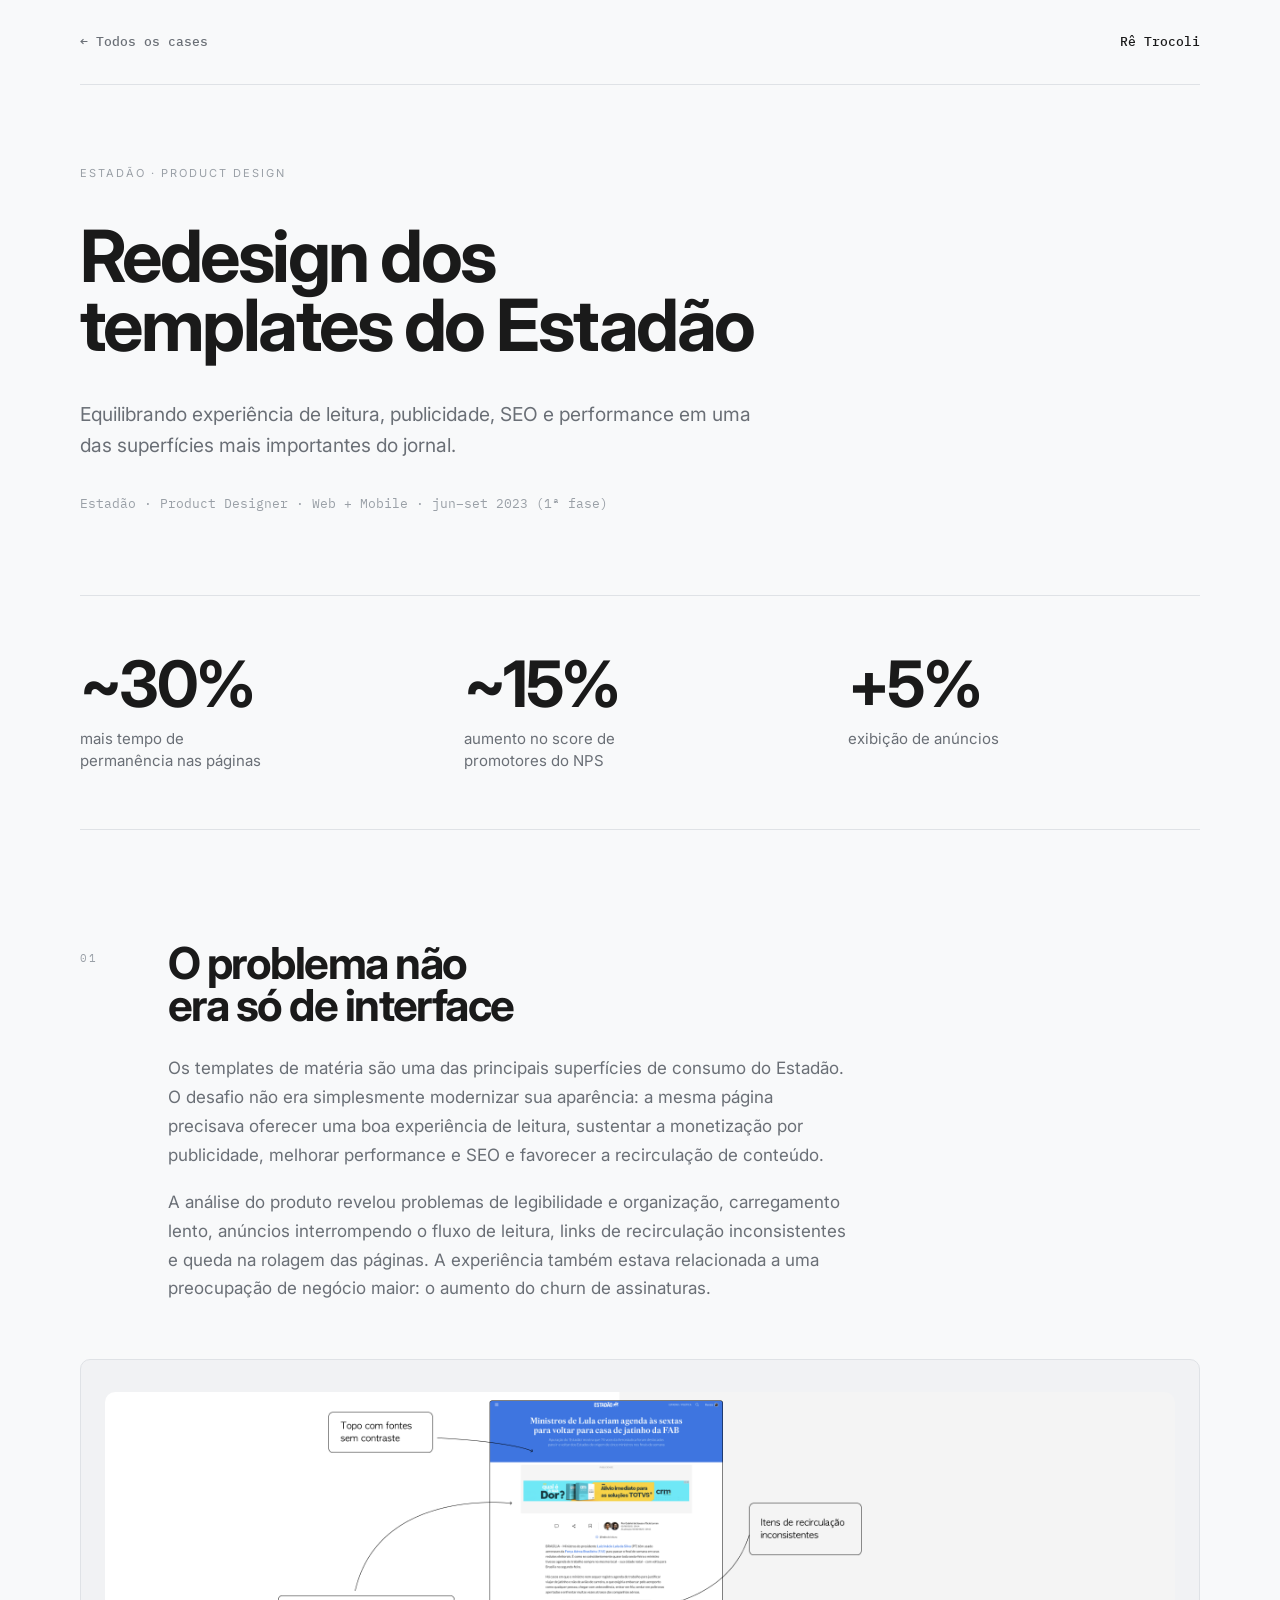
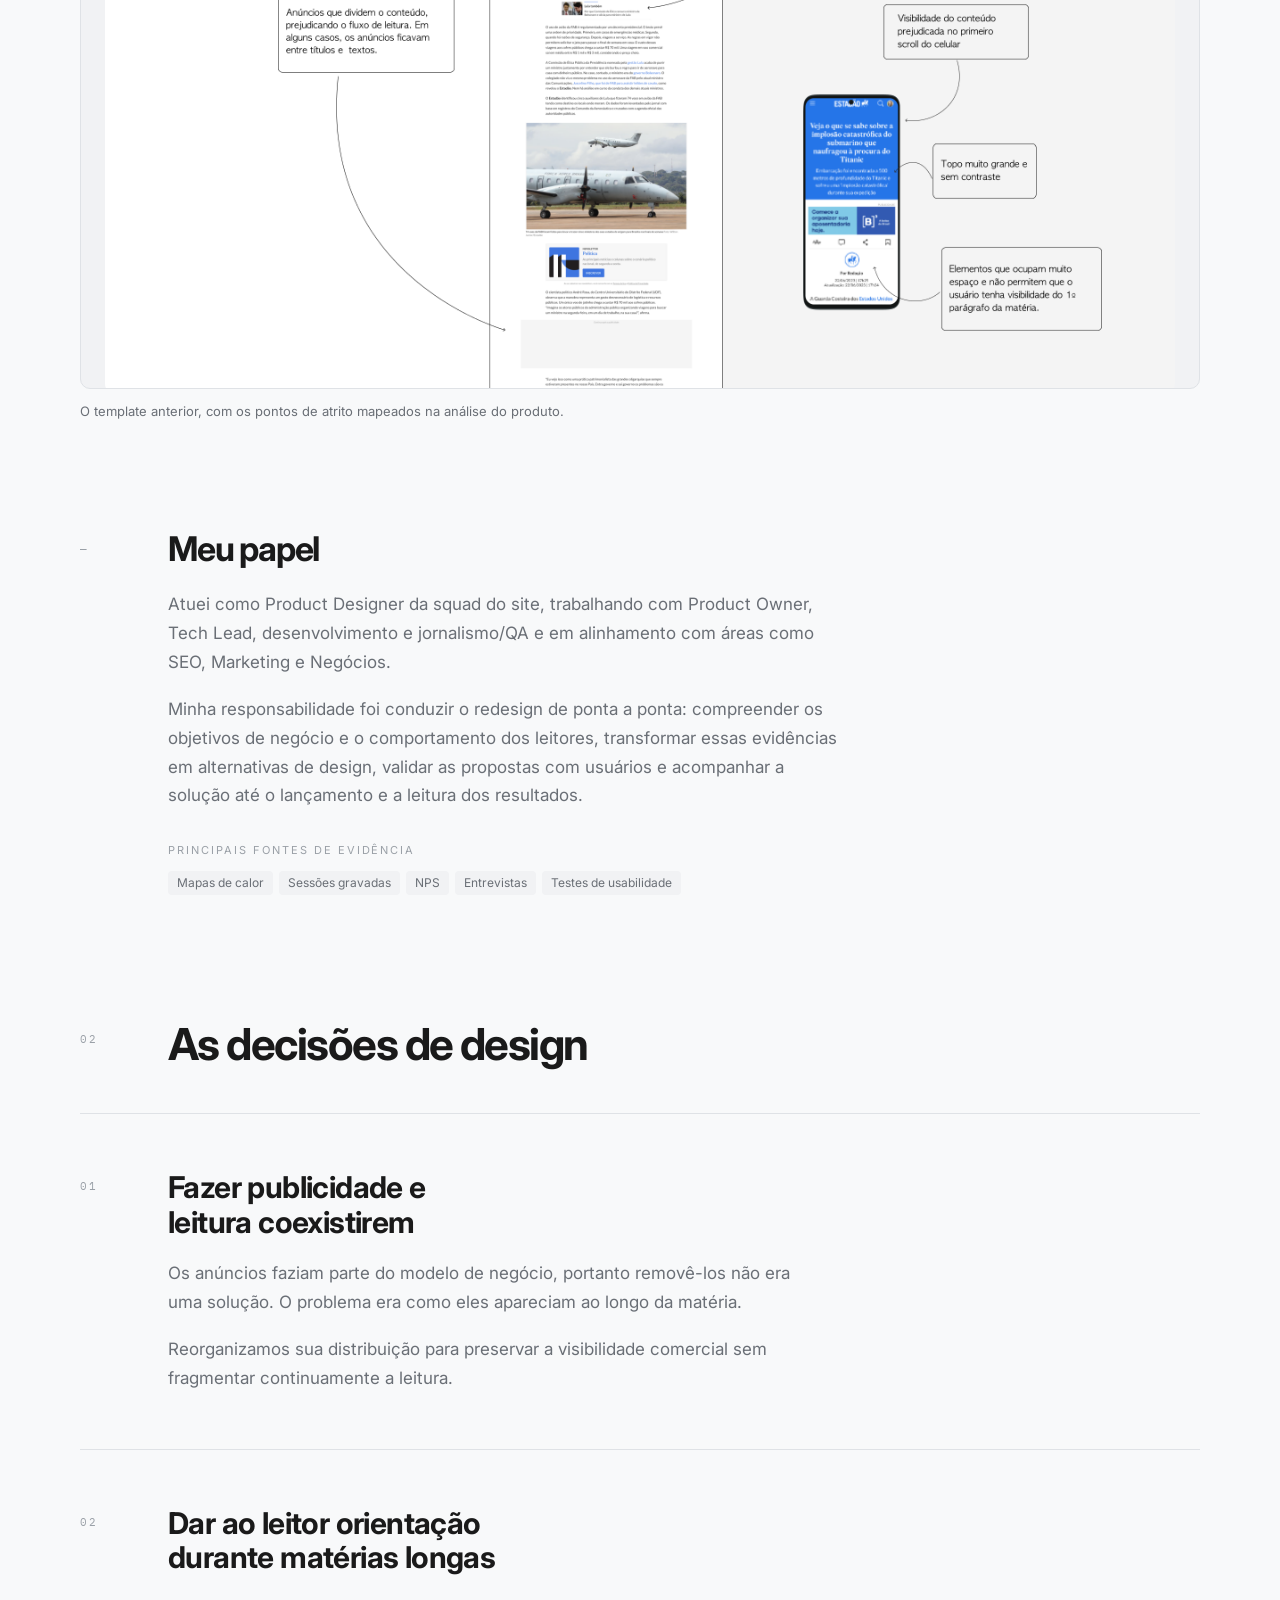
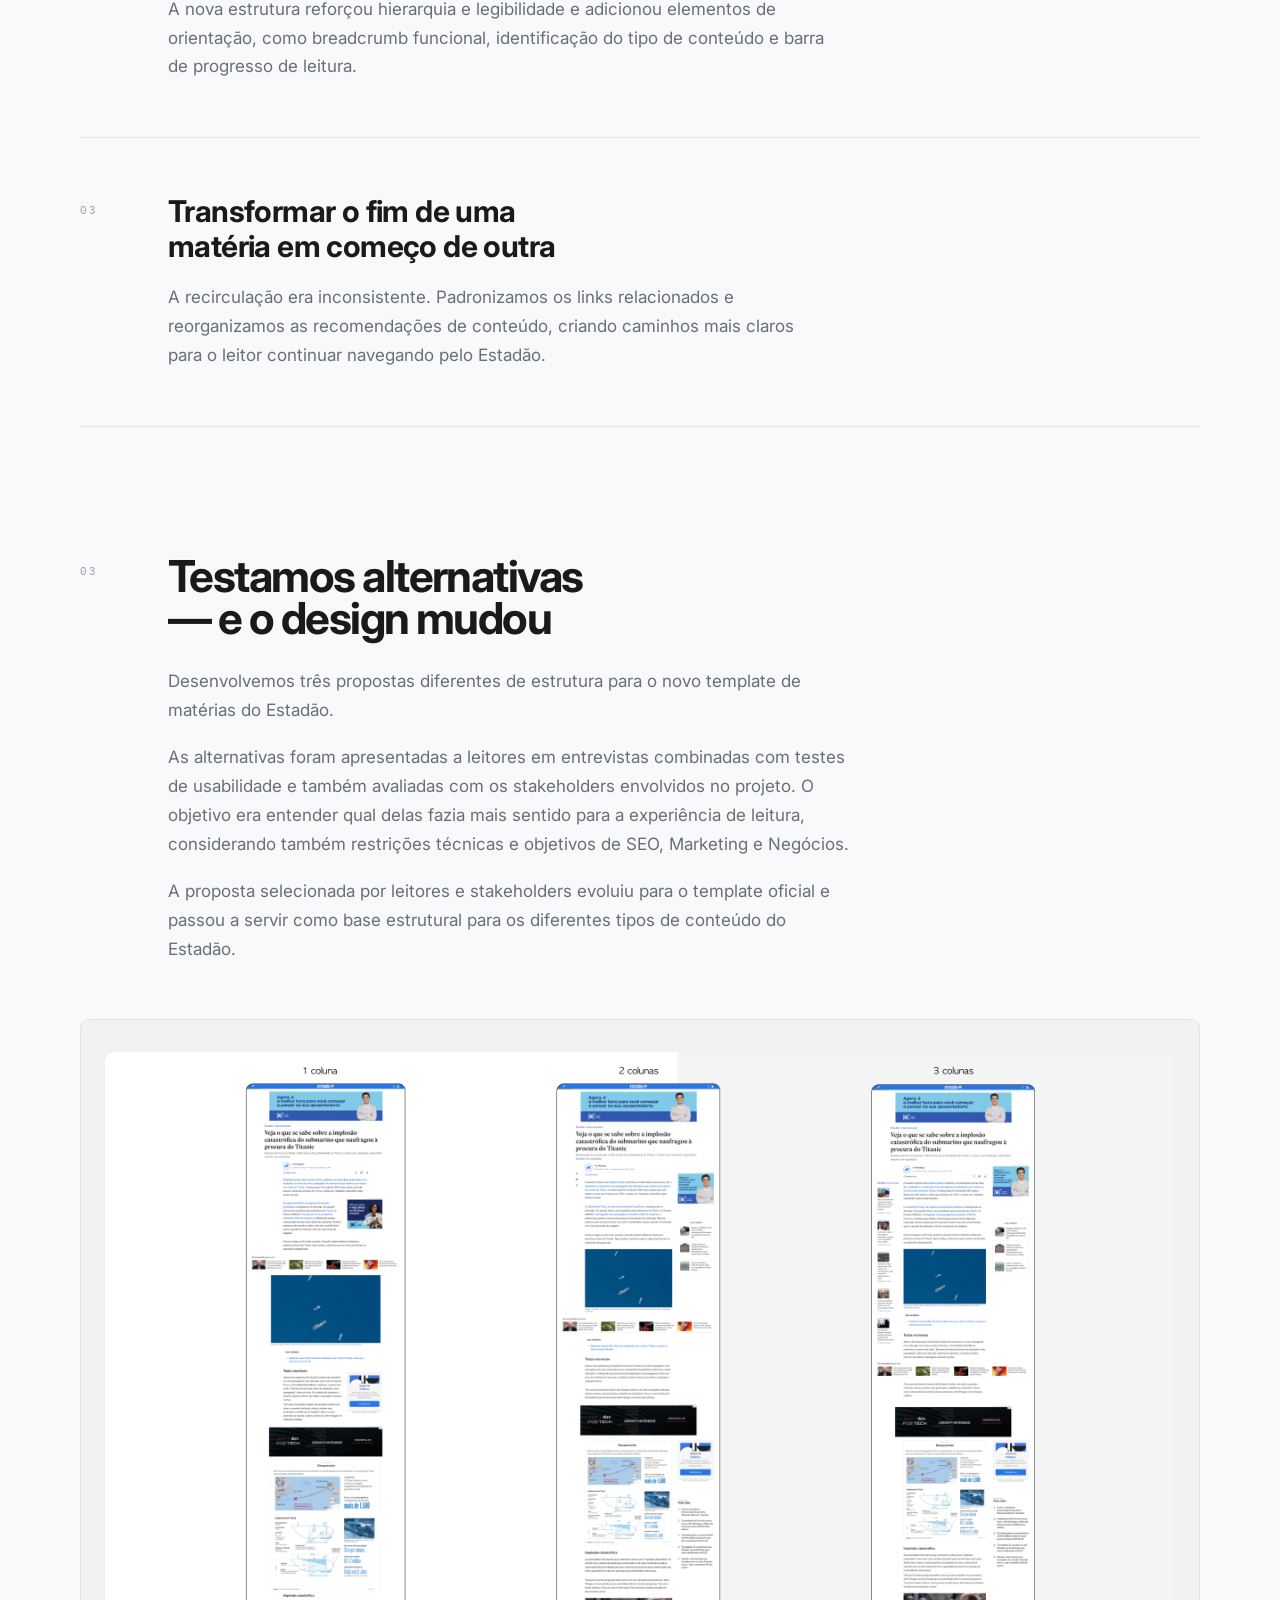
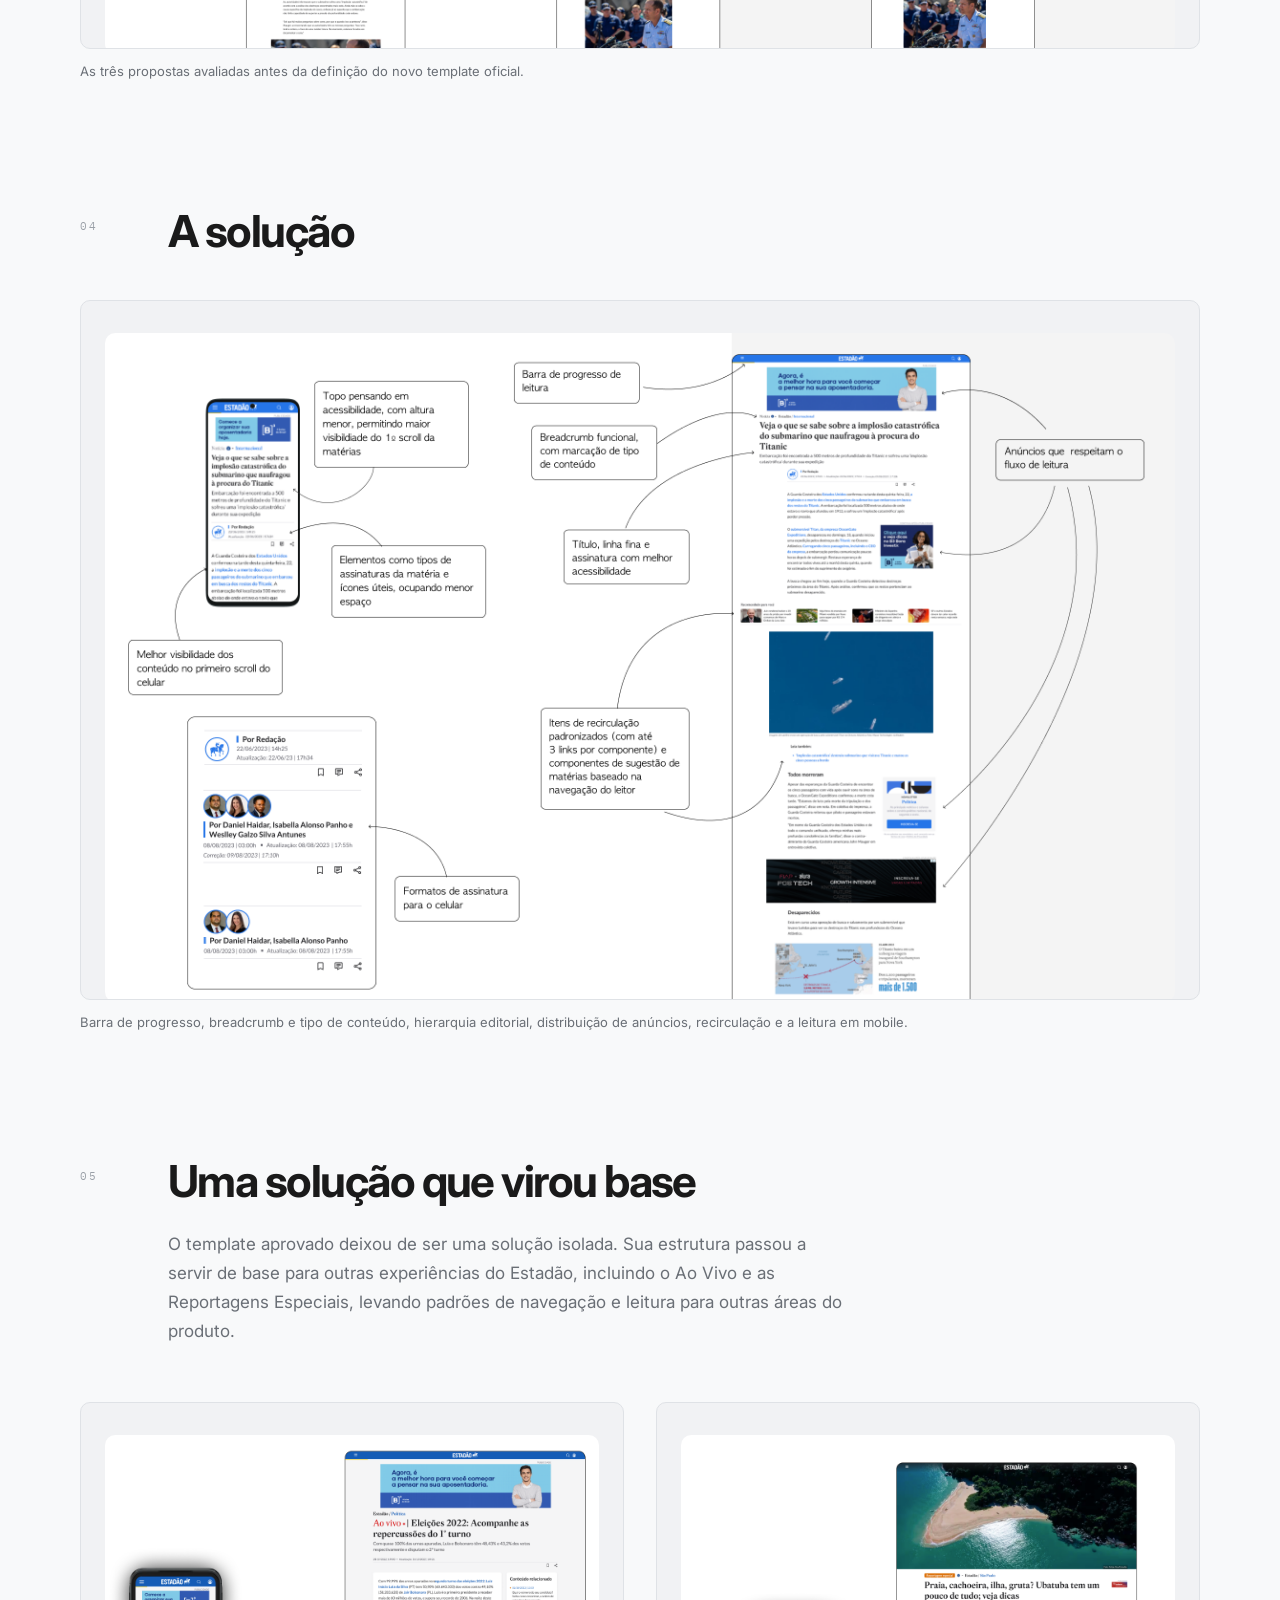
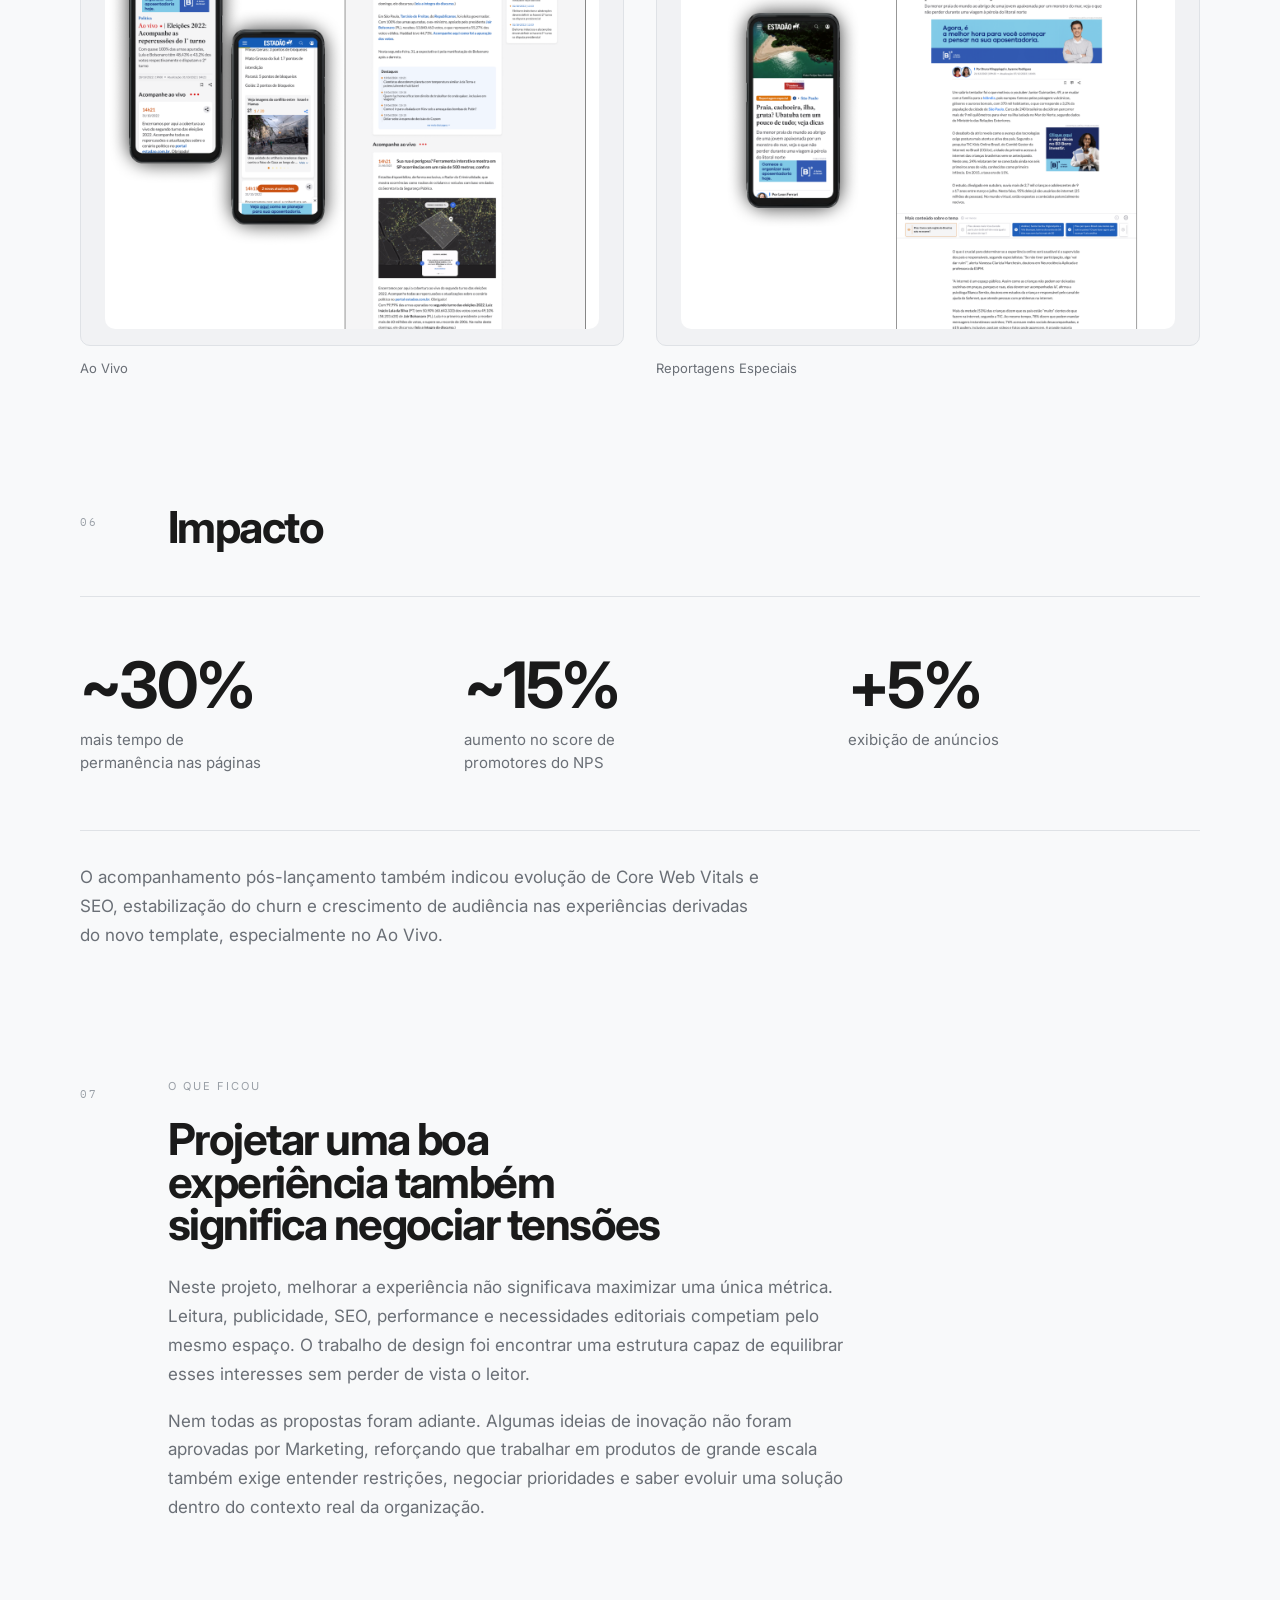
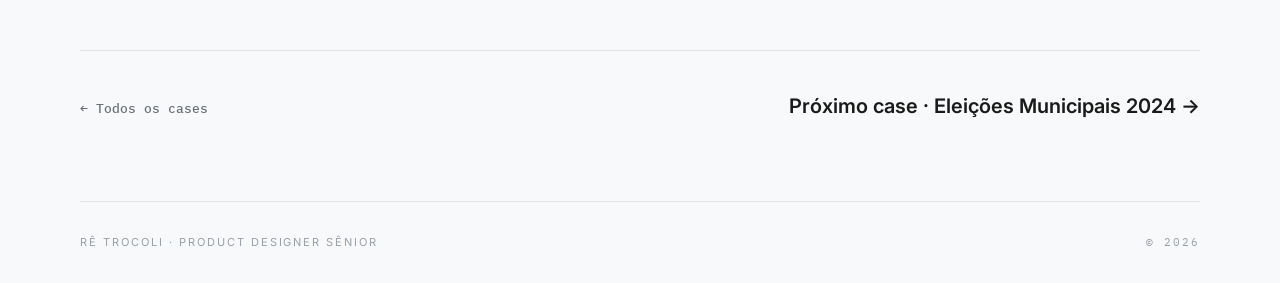
<file: cases/estadao-templates.html>
<!DOCTYPE html>

<html lang="pt-BR">
<head>
<meta charset="utf-8"/>
<meta content="width=device-width,initial-scale=1" name="viewport"/>
<title>Templates do Estadão — Rê Trocoli</title>
<link href="https://fonts.googleapis.com" rel="preconnect"/>
<link crossorigin="" href="https://fonts.gstatic.com" rel="preconnect"/>
<link href="https://fonts.googleapis.com/css2?family=Inter:wght@400;500;600;700&amp;family=IBM+Plex+Mono:wght@400;500&amp;display=swap" rel="stylesheet"/>
<style>
  :root {
    --ground:      #F8F9FA;
    --ground-soft: #F1F2F4;
    --ink:         #1A1A1A;
    --ink-muted:   #6A6F76;
    --ink-faint:   #9AA0A7;
    --rule:        #DFE2E6;
    --accent:      #2E4A62;
  }

  @media (prefers-color-scheme: dark) {
    :root:not([data-theme="light"]) {
      --ground:      #131517;
      --ground-soft: #191C1F;
      --ink:         #ECEDEF;
      --ink-muted:   #949AA2;
      --ink-faint:   #6B7178;
      --rule:        #2A2E33;
      --accent:      #93B4CE;
    }
  }

  :root[data-theme="dark"] {
    --ground:      #131517;
    --ground-soft: #191C1F;
    --ink:         #ECEDEF;
    --ink-muted:   #949AA2;
    --ink-faint:   #6B7178;
    --rule:        #2A2E33;
    --accent:      #93B4CE;
  }

  body {
    background: var(--ground);
    color: var(--ink);
    font-family: "Inter", -apple-system, BlinkMacSystemFont, "SF Pro Text", "Segoe UI", Helvetica, Arial, sans-serif;
    -webkit-font-smoothing: antialiased;
    text-rendering: optimizeLegibility;
    font-size: 16px;
    line-height: 1.6;
    margin: 0;
  }

  .mono {
    font-family: "IBM Plex Mono", ui-monospace, SFMono-Regular, Menlo, Consolas, monospace;
    font-variant-numeric: tabular-nums;
  }

  .label {
    font-size: 0.6875rem;
    letter-spacing: 0.18em;
    text-transform: uppercase;
    color: var(--ink-faint);
  }

  h1, h2, h3 { text-wrap: balance; }

  .display {
    font-weight: 700;
    letter-spacing: -0.035em;
    line-height: 0.96;
  }

  .rule-top { border-top: 1px solid var(--rule); }

  /* Quiet inline links ---------------------------------------------------- */
  .link-quiet {
    color: var(--ink);
    text-decoration: none;
    border-bottom: 1px solid var(--rule);
    padding-bottom: 1px;
    transition: color 200ms ease, border-color 200ms ease;
  }
  .link-quiet:hover { color: var(--accent); border-color: var(--accent); }
  .link-quiet:focus-visible {
    outline: 2px solid var(--accent);
    outline-offset: 3px;
    border-radius: 2px;
  }

  /* Navegação do case ----------------------------------------------------- */
  .nav-link {
    color: var(--ink-muted);
    text-decoration: none;
    transition: color 200ms ease;
  }
  .nav-link:hover { color: var(--accent); }
  .nav-link:focus-visible {
    outline: 2px solid var(--accent);
    outline-offset: 3px;
    border-radius: 2px;
  }
  .nav-link .arrow {
    display: inline-block;
    transition: transform 220ms ease;
  }
  .nav-link:hover .arrow { transform: translateX(-0.2rem); }
  .nav-next:hover .arrow { transform: translateX(0.2rem); }

  /* Tags / evidências ----------------------------------------------------- */
  .tag {
    font-size: 0.75rem;
    line-height: 1;
    padding: 0.375rem 0.5625rem;
    border-radius: 4px;
    background: var(--ground-soft);
    color: var(--ink-muted);
  }
  .tags { display: flex; flex-wrap: wrap; gap: 0.375rem; }

  /* Números de impacto ---------------------------------------------------- */
  .stat-figure {
    font-weight: 700;
    letter-spacing: -0.04em;
    line-height: 1;
    font-size: clamp(2.5rem, 6vw, 4rem);
  }
  .stat-caption {
    margin-top: 0.75rem;
    font-size: 0.9375rem;
    line-height: 1.5;
    color: var(--ink-muted);
    max-width: 22ch;
  }

  /* Placeholders de imagem ------------------------------------------------ */
  figure { margin: 0; }
  .shot {
    border-radius: 10px;
    background: var(--ground-soft);
    border: 1px solid var(--rule);
    overflow: hidden;
    display: grid;
    place-items: center;
    text-align: center;
    padding: 2rem 1.5rem;
  }
  .shot img { width: 100%; height: auto; display: block; border-radius: 10px; }
  .shot-note {
    font-size: 0.8125rem;
    line-height: 1.5;
    color: var(--ink-faint);
    max-width: 34ch;
  }
  .shot-wide  { aspect-ratio: 16 / 9; }
  .shot-tall  { aspect-ratio: 4 / 5; }
  .shot-square{ aspect-ratio: 1 / 1; }
  figcaption {
    margin-top: 0.75rem;
    font-size: 0.8125rem;
    line-height: 1.55;
    color: var(--ink-muted);
  }

  /* Decisões -------------------------------------------------------------- */
  .decision { border-top: 1px solid var(--rule); }
  .decision-number {
    font-size: 0.6875rem;
    letter-spacing: 0.18em;
    color: var(--ink-faint);
  }
  .decision-title {
    font-weight: 700;
    letter-spacing: -0.02em;
    line-height: 1.15;
  }

  .prose {
    color: var(--ink-muted);
    line-height: 1.7;
  }
  .prose p + p { margin-top: 1.125rem; }

  @media (prefers-reduced-motion: reduce) {
    * { transition-duration: 0.01ms !important; animation-duration: 0.01ms !important; }
    .nav-link .arrow { transform: none !important; }
  }
</style>
<meta content="Os templates de matéria são uma das principais superfícies de consumo do Estadão. O desafio não era simplesmente modernizar sua aparência: a mesma página precisava oferecer uma boa experiência de…" name="description"/>
<meta content="website" property="og:type"/>
<meta content="Templates do Estadão — Rê Trocoli" property="og:title"/>
<meta content="Os templates de matéria são uma das principais superfícies de consumo do Estadão. O desafio não era simplesmente modernizar sua aparência: a mesma página precisava oferecer uma boa experiência de…" property="og:description"/>
<meta content="pt_BR" property="og:locale"/>
<meta content="#F8F9FA" name="theme-color"/>
<link href="data:image/svg+xml,%3Csvg xmlns='http://www.w3.org/2000/svg' viewBox='0 0 64 64'%3E%3Crect width='64' height='64' rx='14' fill='%231A1A1A'/%3E%3Ctext x='50%25' y='54%25' text-anchor='middle' dominant-baseline='middle' font-family='Inter,Arial,sans-serif' font-weight='600' font-size='30' fill='%23F8F9FA'%3ERT%3C/text%3E%3C/svg%3E" rel="icon"/>
<link rel="stylesheet" href="../assets/site.css">
</head>
<body>
<div class="mx-auto w-full max-w-[76rem] px-5 sm:px-8 lg:px-12">
<!-- Topo ---------------------------------------------------------------- -->
<header class="flex flex-wrap items-baseline justify-between gap-x-6 gap-y-2 py-6 sm:py-8">
<a class="nav-link mono text-[0.8125rem] font-medium" href="../index.html">
<span aria-hidden="true" class="arrow">←</span> Todos os cases
    </a>
<a class="nav-link mono text-[0.8125rem] font-medium" href="../index.html" style="color: var(--ink);">Rê Trocoli</a>
</header>
<!-- Hero ---------------------------------------------------------------- -->
<section class="rule-top pt-10 pb-12 sm:pt-14 sm:pb-16 lg:pt-20 lg:pb-20">
<p class="label mb-8 sm:mb-10">Estadão · Product Design</p>
<h1 class="display text-[clamp(2.25rem,6.5vw,4.5rem)] max-w-[18ch]">
      Redesign dos templates do Estadão
    </h1>
<p class="mt-8 sm:mt-10 max-w-[56ch] text-[clamp(1.0625rem,1.5vw,1.375rem)] leading-[1.6]" style="color: var(--ink-muted);">
      Equilibrando experiência de leitura, publicidade, SEO e performance em uma das
      superfícies mais importantes do jornal.
    </p>
<p class="mono mt-8 text-[0.8125rem] leading-[1.7]" style="color: var(--ink-faint);">
      Estadão · Product Designer · Web + Mobile · jun–set 2023 (1ª fase)
    </p>
</section>
<!-- Resultados (primeira dobra) ------------------------------------------ -->
<section aria-label="Principais resultados" class="rule-top py-10 sm:py-14">
<div class="grid gap-10 sm:gap-8 sm:grid-cols-3">
<div>
<p class="stat-figure">~30%</p>
<p class="stat-caption">mais tempo de permanência nas páginas</p>
</div>
<div>
<p class="stat-figure">~15%</p>
<p class="stat-caption">aumento no score de promotores do NPS</p>
</div>
<div>
<p class="stat-figure">+5%</p>
<p class="stat-caption">exibição de anúncios</p>
</div>
</div>
</section>
<!-- 01 — O problema ------------------------------------------------------ -->
<section aria-labelledby="problema" class="rule-top pt-14 sm:pt-20 lg:pt-28">
<div class="grid gap-8 lg:grid-cols-[3.5rem_minmax(0,1fr)] lg:gap-x-8">
<span class="mono label lg:pt-2">01</span>
<div>
<h2 class="display text-[clamp(1.75rem,4vw,2.75rem)] max-w-[20ch]" id="problema">
          O problema não era só de interface
        </h2>
<div class="prose mt-7 max-w-[62ch] text-[1rem] sm:text-[1.0625rem]">
<p>
            Os templates de matéria são uma das principais superfícies de consumo do Estadão.
            O desafio não era simplesmente modernizar sua aparência: a mesma página precisava
            oferecer uma boa experiência de leitura, sustentar a monetização por publicidade,
            melhorar performance e SEO e favorecer a recirculação de conteúdo.
          </p>
<p>
            A análise do produto revelou problemas de legibilidade e organização, carregamento
            lento, anúncios interrompendo o fluxo de leitura, links de recirculação inconsistentes
            e queda na rolagem das páginas. A experiência também estava relacionada a uma
            preocupação de negócio maior: o aumento do churn de assinaturas.
          </p>
</div>
</div>
</div>
<!-- IMAGEM 1 — template anterior anotado -->
<figure class="mt-10 sm:mt-14">
<div class="shot shot-wide">
<img alt="Template anterior do Estadão com anotações apontando os problemas de leitura, publicidade e recirculação" src="img/01-template-anterior-anotado.png"/>
</div>
<figcaption>O template anterior, com os pontos de atrito mapeados na análise do produto.</figcaption>
</figure>
</section>
<!-- Meu papel ------------------------------------------------------------ -->
<section aria-labelledby="papel" class="pt-14 sm:pt-20 lg:pt-28">
<div class="grid gap-8 lg:grid-cols-[3.5rem_minmax(0,1fr)] lg:gap-x-8">
<span aria-hidden="true" class="mono label lg:pt-2">—</span>
<div>
<h2 class="display text-[clamp(1.5rem,3vw,2.125rem)] max-w-[20ch]" id="papel">Meu papel</h2>
<div class="prose mt-6 max-w-[62ch] text-[1rem] sm:text-[1.0625rem]">
<p>
            Atuei como Product Designer da squad do site, trabalhando com Product Owner, Tech Lead,
            desenvolvimento e jornalismo/QA e em alinhamento com áreas como SEO, Marketing e Negócios.
          </p>
<p>
            Minha responsabilidade foi conduzir o redesign de ponta a ponta: compreender os
            objetivos de negócio e o comportamento dos leitores, transformar essas evidências em
            alternativas de design, validar as propostas com usuários e acompanhar a solução até
            o lançamento e a leitura dos resultados.
          </p>
</div>
<div class="mt-8">
<p class="label mb-3">Principais fontes de evidência</p>
<div class="tags">
<span class="tag">Mapas de calor</span>
<span class="tag">Sessões gravadas</span>
<span class="tag">NPS</span>
<span class="tag">Entrevistas</span>
<span class="tag">Testes de usabilidade</span>
</div>
</div>
</div>
</div>
</section>
<!-- 02 — Decisões de design ---------------------------------------------- -->
<section aria-labelledby="decisoes" class="pt-16 sm:pt-24 lg:pt-32">
<div class="grid gap-8 lg:grid-cols-[3.5rem_minmax(0,1fr)] lg:gap-x-8 pb-10 sm:pb-12">
<span class="mono label lg:pt-2">02</span>
<div>
<h2 class="display text-[clamp(1.75rem,4vw,2.75rem)] max-w-[18ch]" id="decisoes">
          As decisões de design
        </h2>
</div>
</div>
<!-- Decisão 01 -->
<article class="decision py-10 sm:py-14">
<div class="grid gap-8 lg:grid-cols-[3.5rem_minmax(0,1fr)] lg:gap-x-8">
<span class="mono decision-number lg:pt-2">01</span>
<div>
<h3 class="decision-title text-[clamp(1.375rem,2.6vw,1.875rem)] max-w-[22ch]">
            Fazer publicidade e leitura coexistirem
          </h3>
<div class="prose mt-5 max-w-[60ch] text-[1rem] sm:text-[1.0625rem]">
<p>
              Os anúncios faziam parte do modelo de negócio, portanto removê-los não era uma solução.
              O problema era como eles apareciam ao longo da matéria.
            </p>
<p>
              Reorganizamos sua distribuição para preservar a visibilidade comercial sem fragmentar
              continuamente a leitura.
            </p>
</div>
</div>
</div>
</article>
<!-- Decisão 02 -->
<article class="decision py-10 sm:py-14">
<div class="grid gap-8 lg:grid-cols-[3.5rem_minmax(0,1fr)] lg:gap-x-8">
<span class="mono decision-number lg:pt-2">02</span>
<div>
<h3 class="decision-title text-[clamp(1.375rem,2.6vw,1.875rem)] max-w-[22ch]">
            Dar ao leitor orientação durante matérias longas
          </h3>
<div class="prose mt-5 max-w-[60ch] text-[1rem] sm:text-[1.0625rem]">
<p>
              A nova estrutura reforçou hierarquia e legibilidade e adicionou elementos de orientação,
              como breadcrumb funcional, identificação do tipo de conteúdo e barra de progresso de leitura.
            </p>
</div>
</div>
</div>
</article>
<!-- Decisão 03 -->
<article class="decision py-10 sm:py-14">
<div class="grid gap-8 lg:grid-cols-[3.5rem_minmax(0,1fr)] lg:gap-x-8">
<span class="mono decision-number lg:pt-2">03</span>
<div>
<h3 class="decision-title text-[clamp(1.375rem,2.6vw,1.875rem)] max-w-[22ch]">
            Transformar o fim de uma matéria em começo de outra
          </h3>
<div class="prose mt-5 max-w-[60ch] text-[1rem] sm:text-[1.0625rem]">
<p>
              A recirculação era inconsistente. Padronizamos os links relacionados e reorganizamos
              as recomendações de conteúdo, criando caminhos mais claros para o leitor continuar
              navegando pelo Estadão.
            </p>
</div>
</div>
</div>
</article>
<div class="rule-top"></div>
</section>
<!-- 03 — Alternativas ----------------------------------------------------- -->
<section aria-labelledby="alternativas" class="pt-16 sm:pt-24 lg:pt-32">
<div class="grid gap-8 lg:grid-cols-[3.5rem_minmax(0,1fr)] lg:gap-x-8">
<span class="mono label lg:pt-2">03</span>
<div>
<h2 class="display text-[clamp(1.75rem,4vw,2.75rem)] max-w-[20ch]" id="alternativas">
          Testamos alternativas — e o design mudou
        </h2>
<div class="prose mt-7 max-w-[62ch] text-[1rem] sm:text-[1.0625rem]">
<p>
            Desenvolvemos três propostas diferentes de estrutura para o novo template
            de matérias do Estadão.
          </p>
<p>
            As alternativas foram apresentadas a leitores em entrevistas combinadas
            com testes de usabilidade e também avaliadas com os stakeholders envolvidos
            no projeto. O objetivo era entender qual delas fazia mais sentido para a
            experiência de leitura, considerando também restrições técnicas e objetivos
            de SEO, Marketing e Negócios.
          </p>
<p>
            A proposta selecionada por leitores e stakeholders evoluiu para o template
            oficial e passou a servir como base estrutural para os diferentes tipos de
            conteúdo do Estadão.
          </p>
</div>
</div>
</div>
<!-- IMAGEM 2 — três propostas estruturais avaliadas -->
<figure class="mt-10 sm:mt-14">
<div class="shot shot-wide">
<img alt="As três propostas de estrutura avaliadas antes da escolha do novo template do Estadão" src="img/02-alternativas-testes.png"/>
</div>
<figcaption>
        As três propostas avaliadas antes da definição do novo template oficial.
      </figcaption>
</figure>
</section>
<!-- 04 — A solução -------------------------------------------------------- -->
<section aria-labelledby="solucao" class="pt-16 sm:pt-24 lg:pt-32">
<div class="grid gap-8 lg:grid-cols-[3.5rem_minmax(0,1fr)] lg:gap-x-8 pb-10 sm:pb-12">
<span class="mono label lg:pt-2">04</span>
<div>
<h2 class="display text-[clamp(1.75rem,4vw,2.75rem)] max-w-[16ch]" id="solucao">
          A solução
        </h2>
</div>
</div>
<!-- IMAGEM 3 — solução aprovada anotada (full-width) -->
<figure>
<div class="shot shot-tall sm:aspect-[16/10]">
<img alt="Template aprovado do Estadão com anotações da barra de progresso, breadcrumb, hierarquia editorial, distribuição de anúncios e recirculação" src="img/03-solucao-aprovada-anotada.png"/>
</div>
<figcaption>
        Barra de progresso, breadcrumb e tipo de conteúdo, hierarquia editorial, distribuição
        de anúncios, recirculação e a leitura em mobile.
      </figcaption>
</figure>
</section>
<!-- 05 — Base para outras experiências ------------------------------------ -->
<section aria-labelledby="base" class="pt-16 sm:pt-24 lg:pt-32">
<div class="grid gap-8 lg:grid-cols-[3.5rem_minmax(0,1fr)] lg:gap-x-8">
<span class="mono label lg:pt-2">05</span>
<div>
<h2 class="display text-[clamp(1.75rem,4vw,2.75rem)] max-w-[20ch]" id="base">
          Uma solução que virou base
        </h2>
<div class="prose mt-7 max-w-[62ch] text-[1rem] sm:text-[1.0625rem]">
<p>
            O template aprovado deixou de ser uma solução isolada. Sua estrutura passou a servir
            de base para outras experiências do Estadão, incluindo o Ao Vivo e as Reportagens
            Especiais, levando padrões de navegação e leitura para outras áreas do produto.
          </p>
</div>
</div>
</div>
<div class="mt-10 sm:mt-14 grid gap-6 sm:gap-8 md:grid-cols-2">
<!-- IMAGEM 4 — Ao Vivo -->
<figure>
<div class="shot shot-square">
<img alt="Experiência Ao Vivo do Estadão construída sobre a estrutura do novo template" src="img/04-ao-vivo.png"/>
</div>
<figcaption>Ao Vivo</figcaption>
</figure>
<!-- IMAGEM 5 — Reportagens Especiais -->
<figure>
<div class="shot shot-square">
<img alt="Reportagens Especiais do Estadão construídas sobre a estrutura do novo template" src="img/05-reportagens-especiais.png"/>
</div>
<figcaption>Reportagens Especiais</figcaption>
</figure>
</div>
</section>
<!-- 06 — Impacto ---------------------------------------------------------- -->
<section aria-labelledby="impacto" class="pt-16 sm:pt-24 lg:pt-32">
<div class="grid gap-8 lg:grid-cols-[3.5rem_minmax(0,1fr)] lg:gap-x-8 pb-10 sm:pb-12">
<span class="mono label lg:pt-2">06</span>
<div>
<h2 class="display text-[clamp(1.75rem,4vw,2.75rem)] max-w-[16ch]" id="impacto">Impacto</h2>
</div>
</div>
<div class="rule-top grid gap-10 sm:gap-8 sm:grid-cols-3 py-10 sm:py-14">
<div>
<p class="stat-figure">~30%</p>
<p class="stat-caption">mais tempo de permanência nas páginas</p>
</div>
<div>
<p class="stat-figure">~15%</p>
<p class="stat-caption">aumento no score de promotores do NPS</p>
</div>
<div>
<p class="stat-figure">+5%</p>
<p class="stat-caption">exibição de anúncios</p>
</div>
</div>
<div class="rule-top pt-8">
<p class="prose max-w-[62ch] text-[1rem] sm:text-[1.0625rem]">
        O acompanhamento pós-lançamento também indicou evolução de Core Web Vitals e SEO,
        estabilização do churn e crescimento de audiência nas experiências derivadas do novo
        template, especialmente no Ao Vivo.
      </p>
</div>
</section>
<!-- 07 — O que ficou ------------------------------------------------------ -->
<section aria-labelledby="aprendizado" class="pt-16 sm:pt-24 lg:pt-32">
<div class="grid gap-8 lg:grid-cols-[3.5rem_minmax(0,1fr)] lg:gap-x-8">
<span class="mono label lg:pt-2">07</span>
<div>
<p class="label mb-6">O que ficou</p>
<h2 class="display text-[clamp(1.75rem,4vw,2.75rem)] max-w-[22ch]" id="aprendizado">
          Projetar uma boa experiência também significa negociar tensões
        </h2>
<div class="prose mt-7 max-w-[62ch] text-[1rem] sm:text-[1.0625rem]">
<p>
            Neste projeto, melhorar a experiência não significava maximizar uma única métrica.
            Leitura, publicidade, SEO, performance e necessidades editoriais competiam pelo mesmo
            espaço. O trabalho de design foi encontrar uma estrutura capaz de equilibrar esses
            interesses sem perder de vista o leitor.
          </p>
<p>
            Nem todas as propostas foram adiante. Algumas ideias de inovação não foram aprovadas
            por Marketing, reforçando que trabalhar em produtos de grande escala também exige
            entender restrições, negociar prioridades e saber evoluir uma solução dentro do
            contexto real da organização.
          </p>
</div>
</div>
</div>
</section>
<!-- Navegação entre cases -------------------------------------------------- -->
<nav aria-label="Navegação entre cases" class="rule-top mt-16 sm:mt-24 lg:mt-32 pt-10 pb-4 flex flex-wrap items-baseline justify-between gap-x-6 gap-y-4">
<a class="nav-link mono text-[0.8125rem] font-medium" href="../index.html">
<span aria-hidden="true" class="arrow">←</span> Todos os cases
    </a>
<a class="nav-link nav-next text-[1.0625rem] sm:text-[1.25rem] font-semibold" href="./eleicoes-2024.html" style="color: var(--ink);">Próximo case · Eleições Municipais 2024 <span aria-hidden="true" class="arrow">→</span></a>
</nav>
<footer class="rule-top mt-12 sm:mt-16 py-8 flex flex-wrap items-baseline justify-between gap-x-6 gap-y-2">
<span class="label">Rê Trocoli · Product Designer Sênior</span>
<span class="label mono">© 2026</span>
</footer>
</div>
<script>
  // Abrir sempre no topo: o navegador (e o visualizador de artifacts) tende a restaurar
  // a posição de rolagem anterior ao navegar entre as páginas do portfólio.
  (function () {
    try { if ("scrollRestoration" in history) history.scrollRestoration = "manual"; } catch (e) {}
    function toTop() {
      if (location.hash) return; // respeita links âncora
      window.scrollTo(0, 0);
      if (document.scrollingElement) document.scrollingElement.scrollTop = 0;
    }
    toTop();
    window.addEventListener("pageshow", toTop);
    window.addEventListener("load", toTop);
  })();
</script>
</body>
</html>
</file>
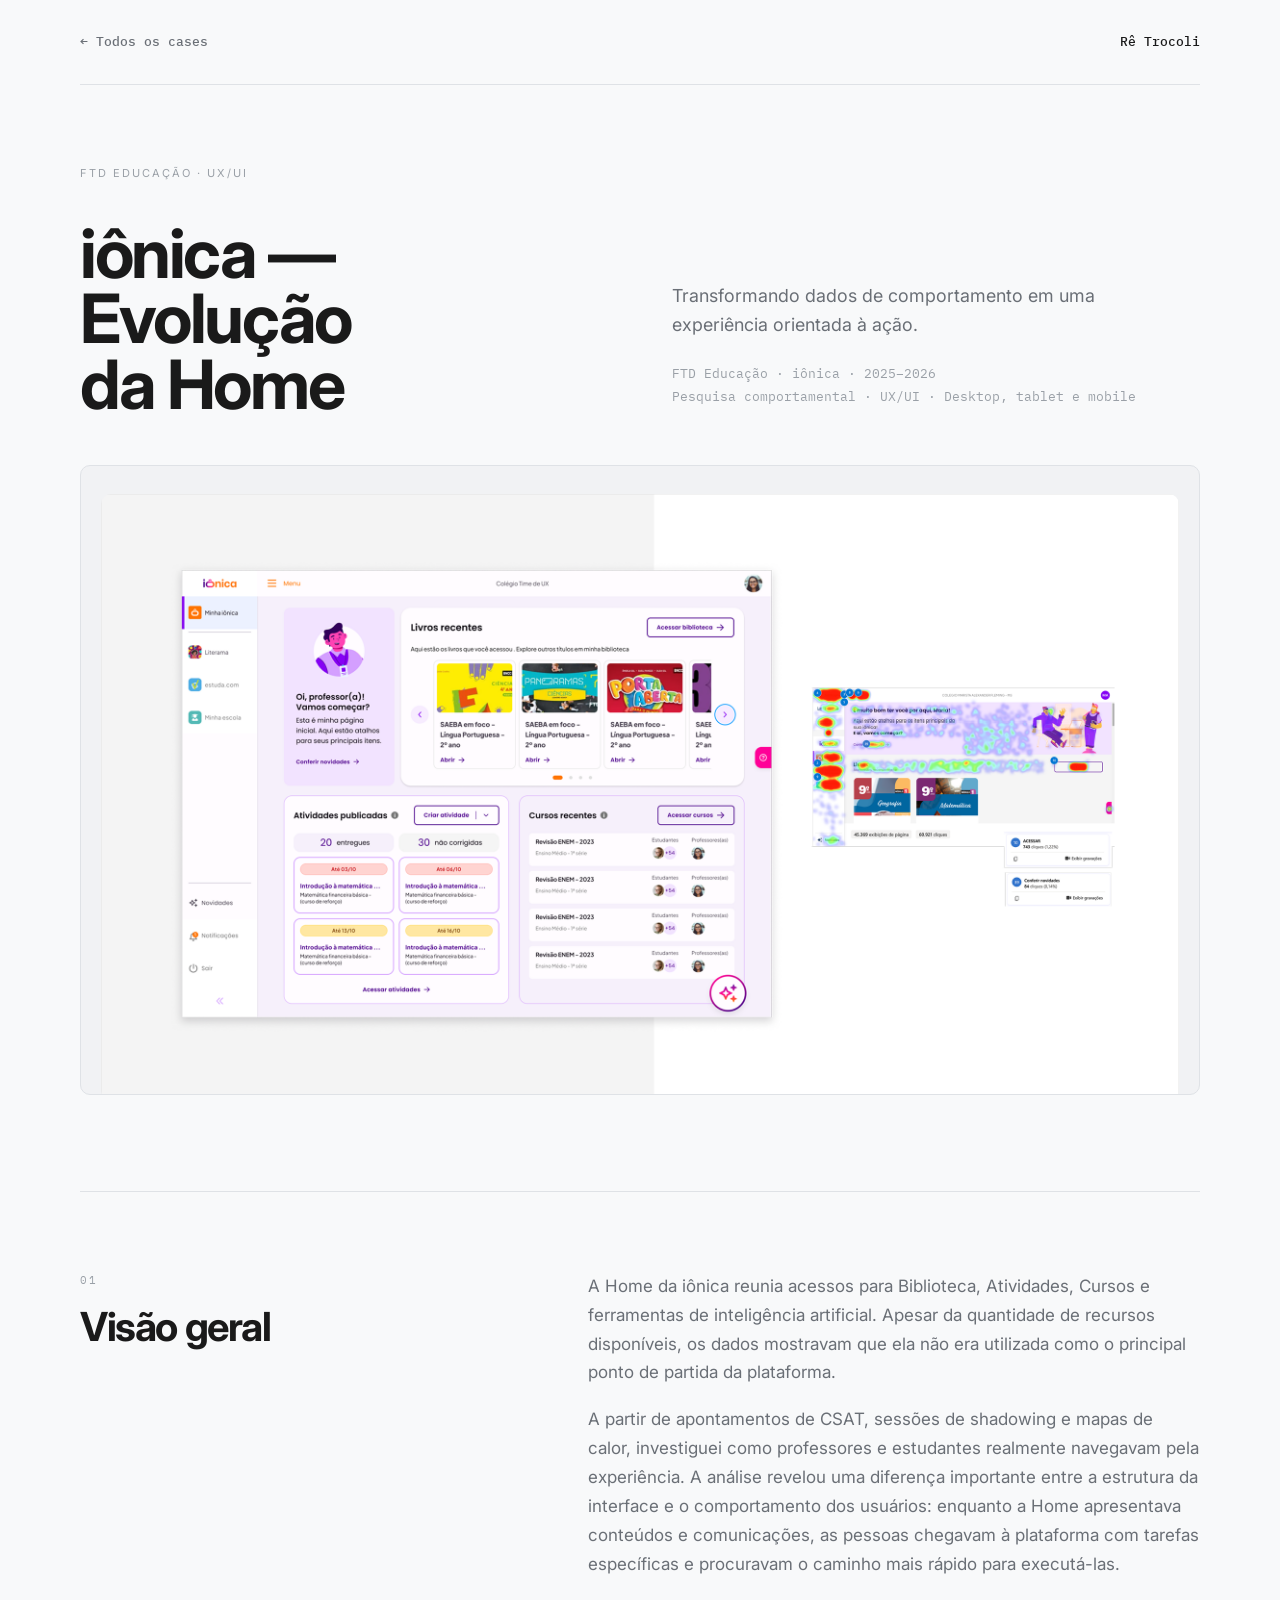
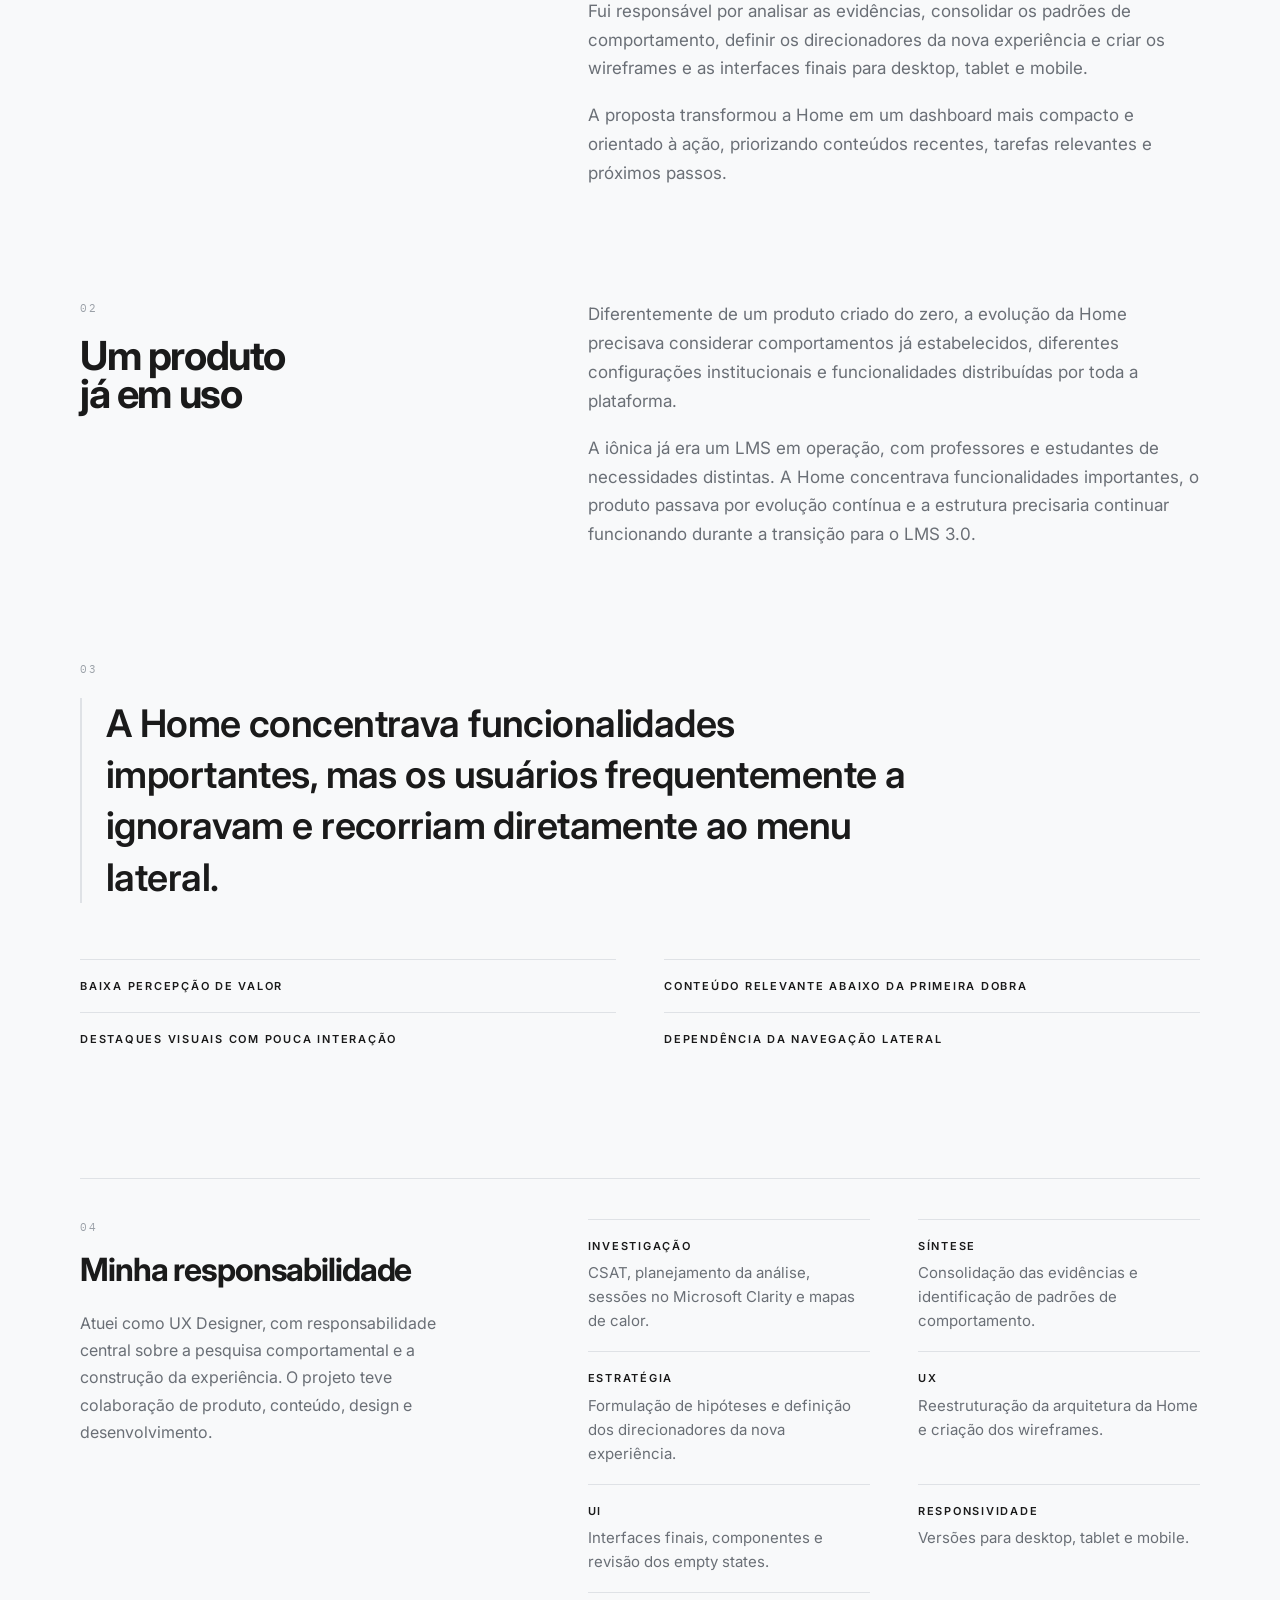
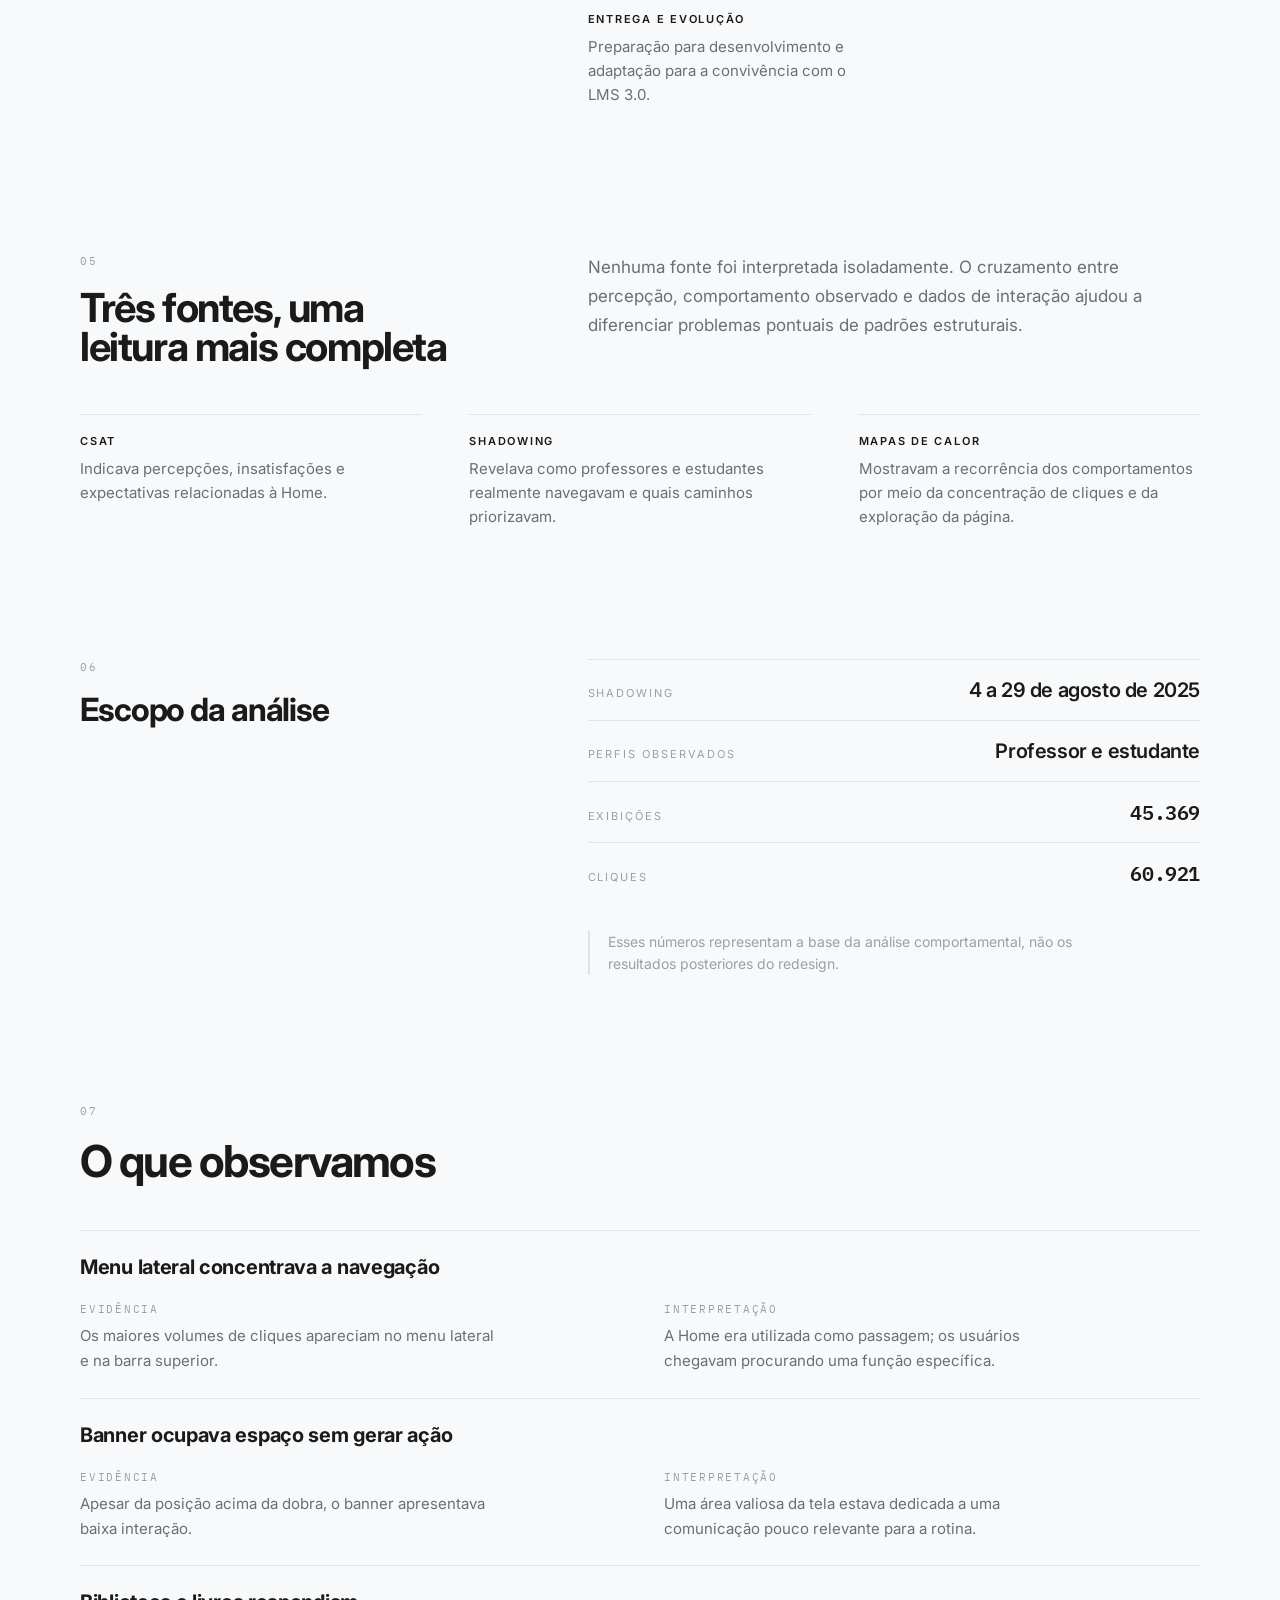
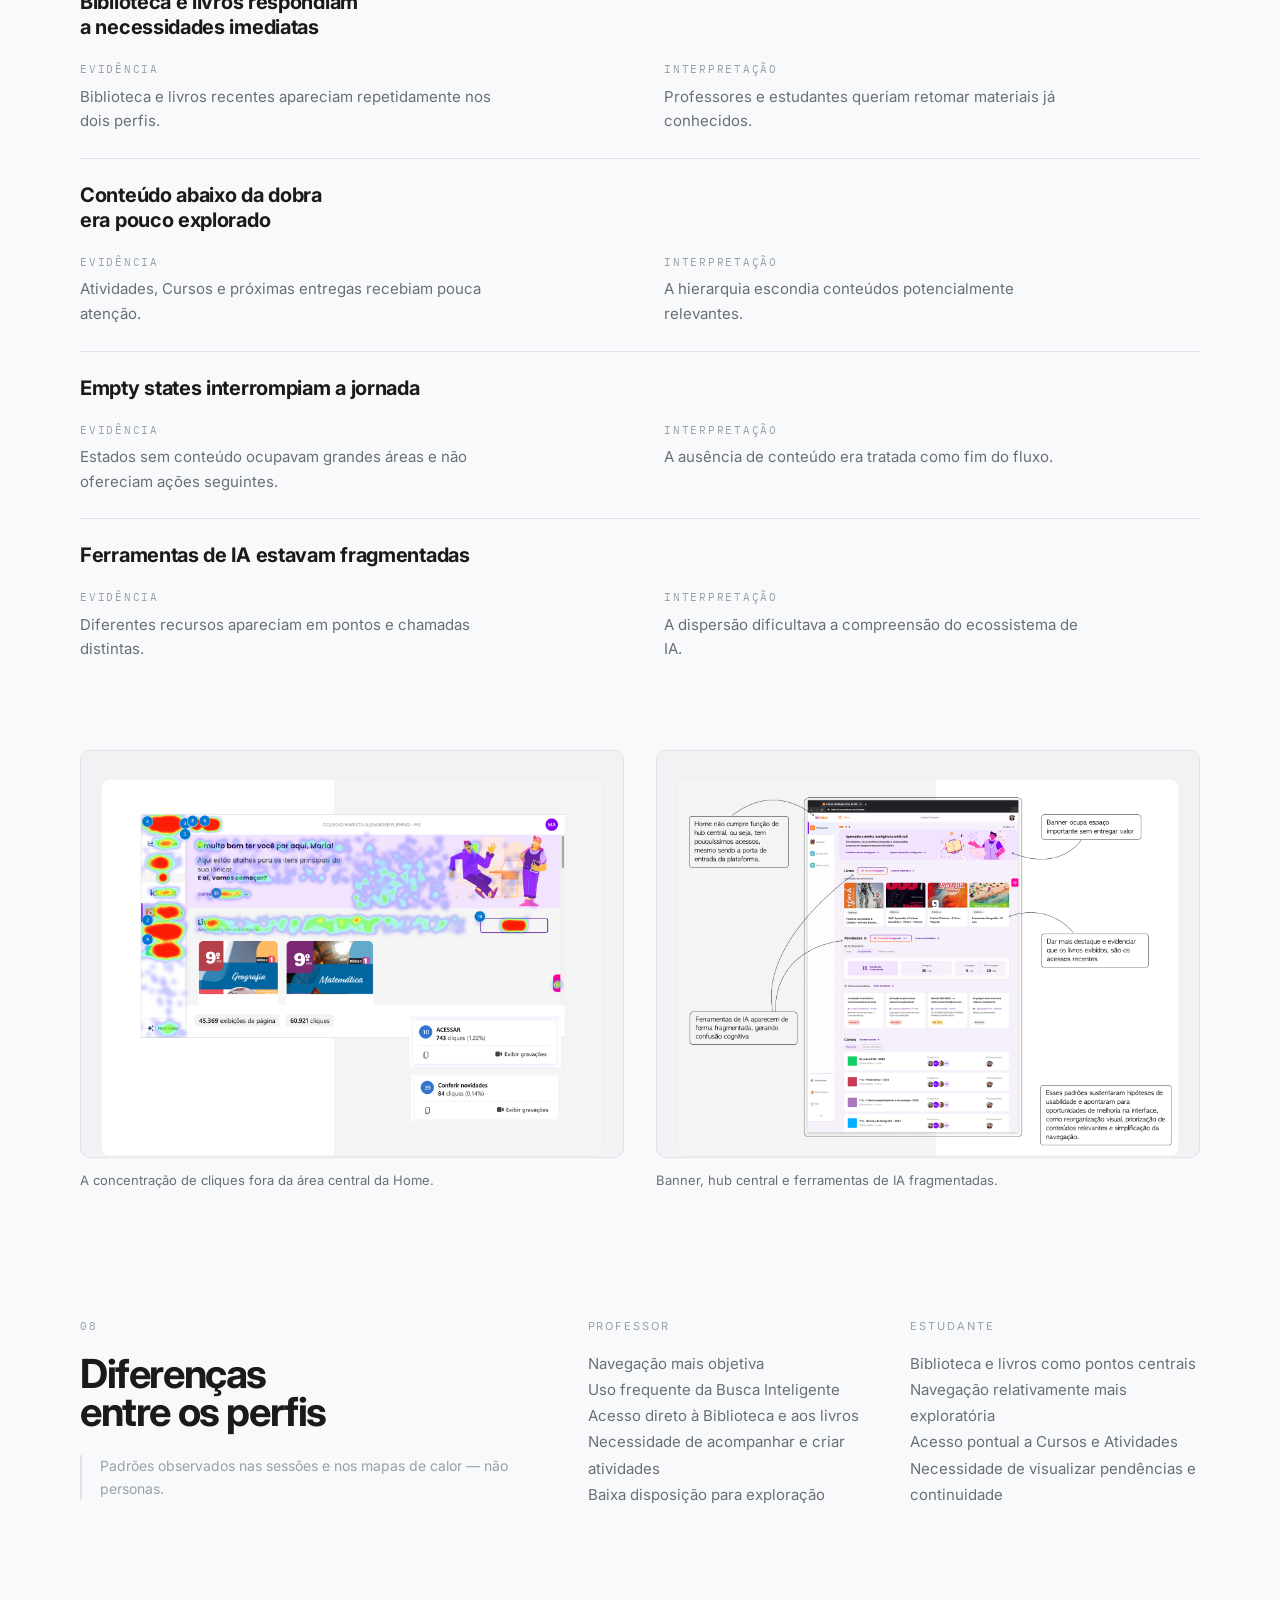
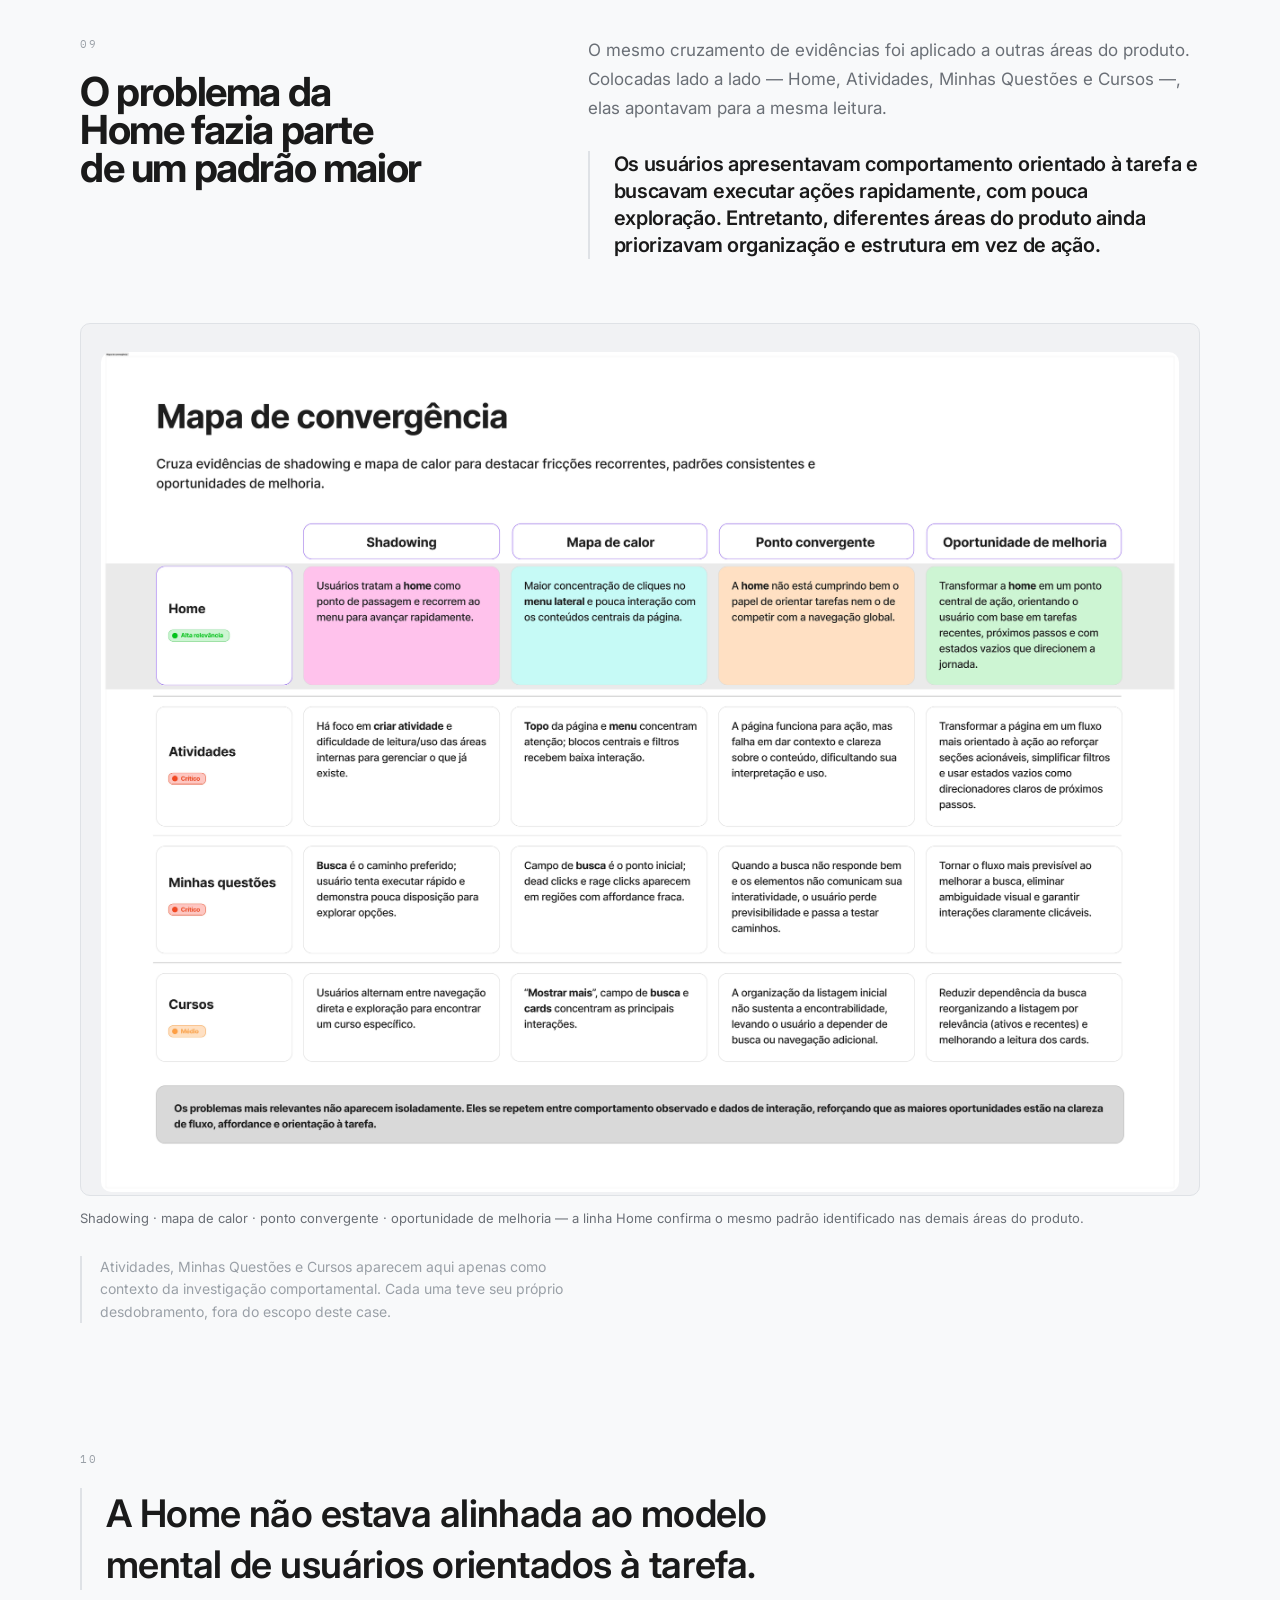
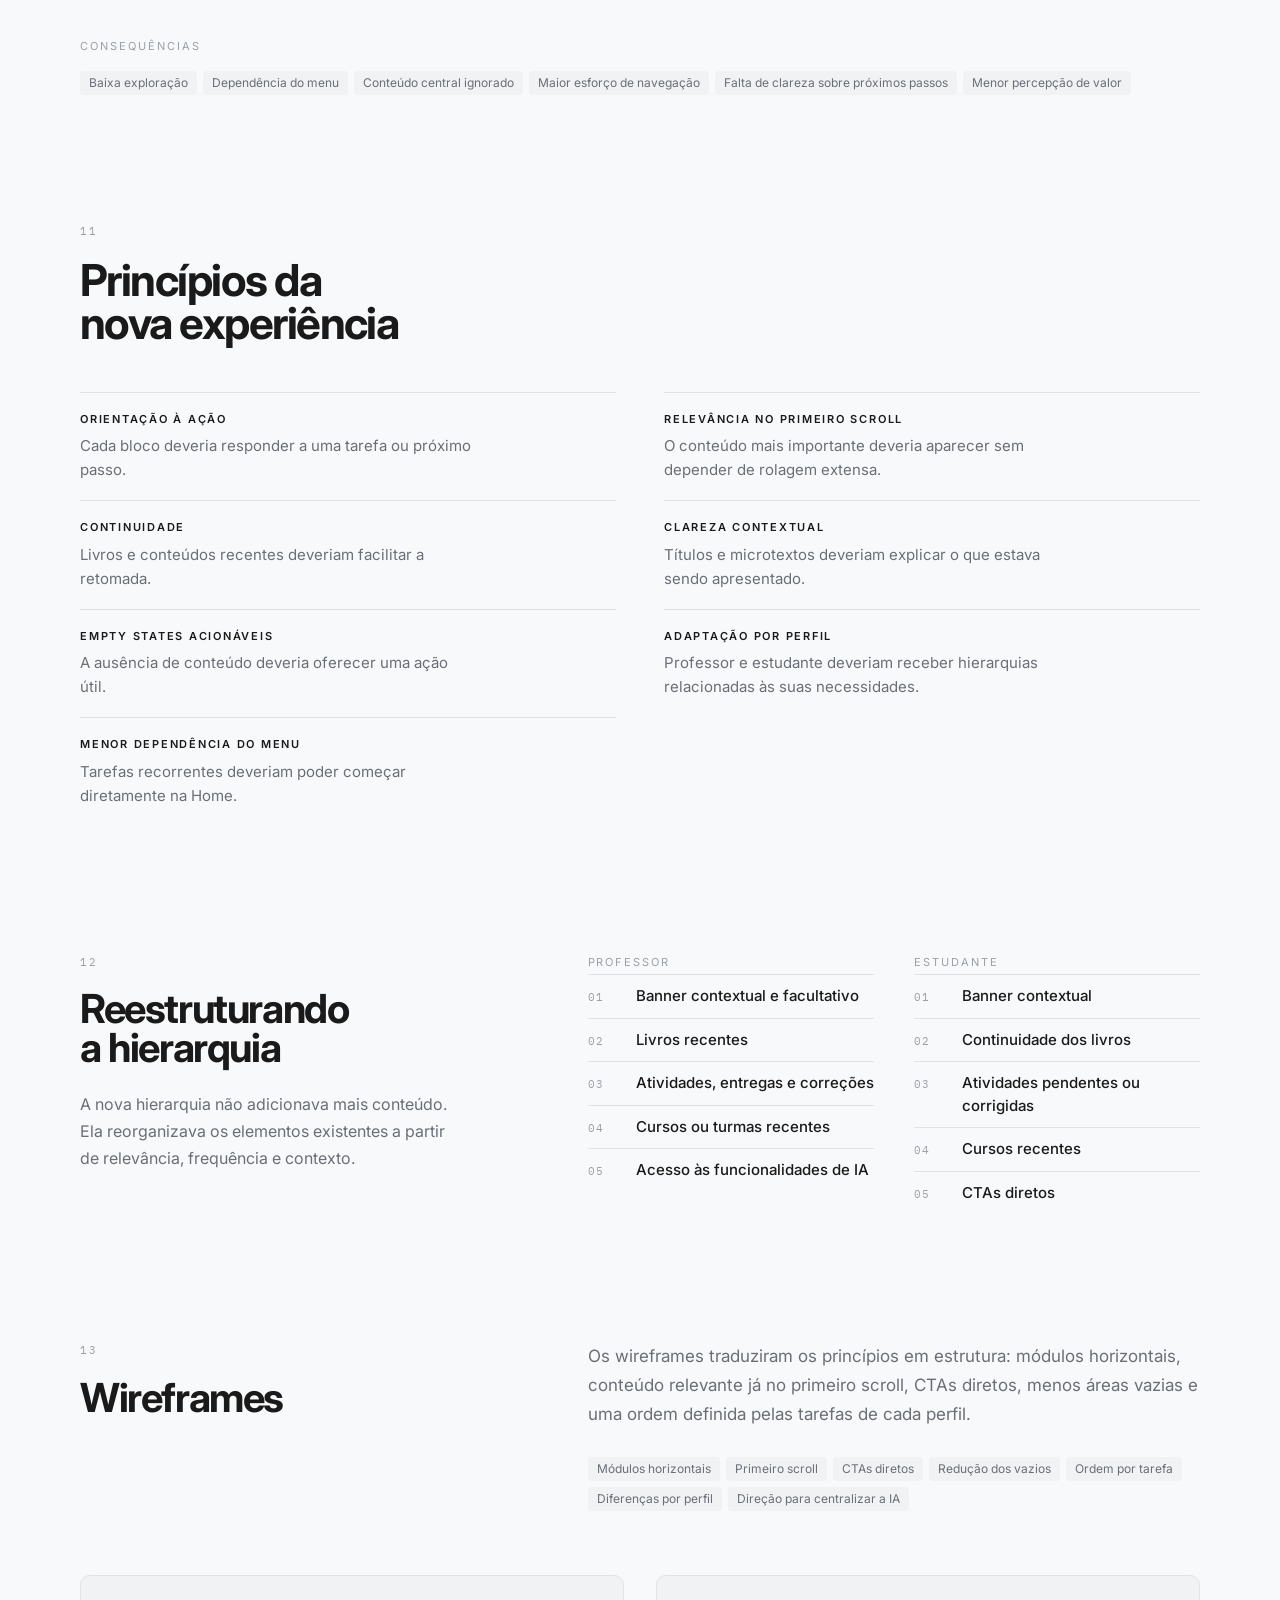
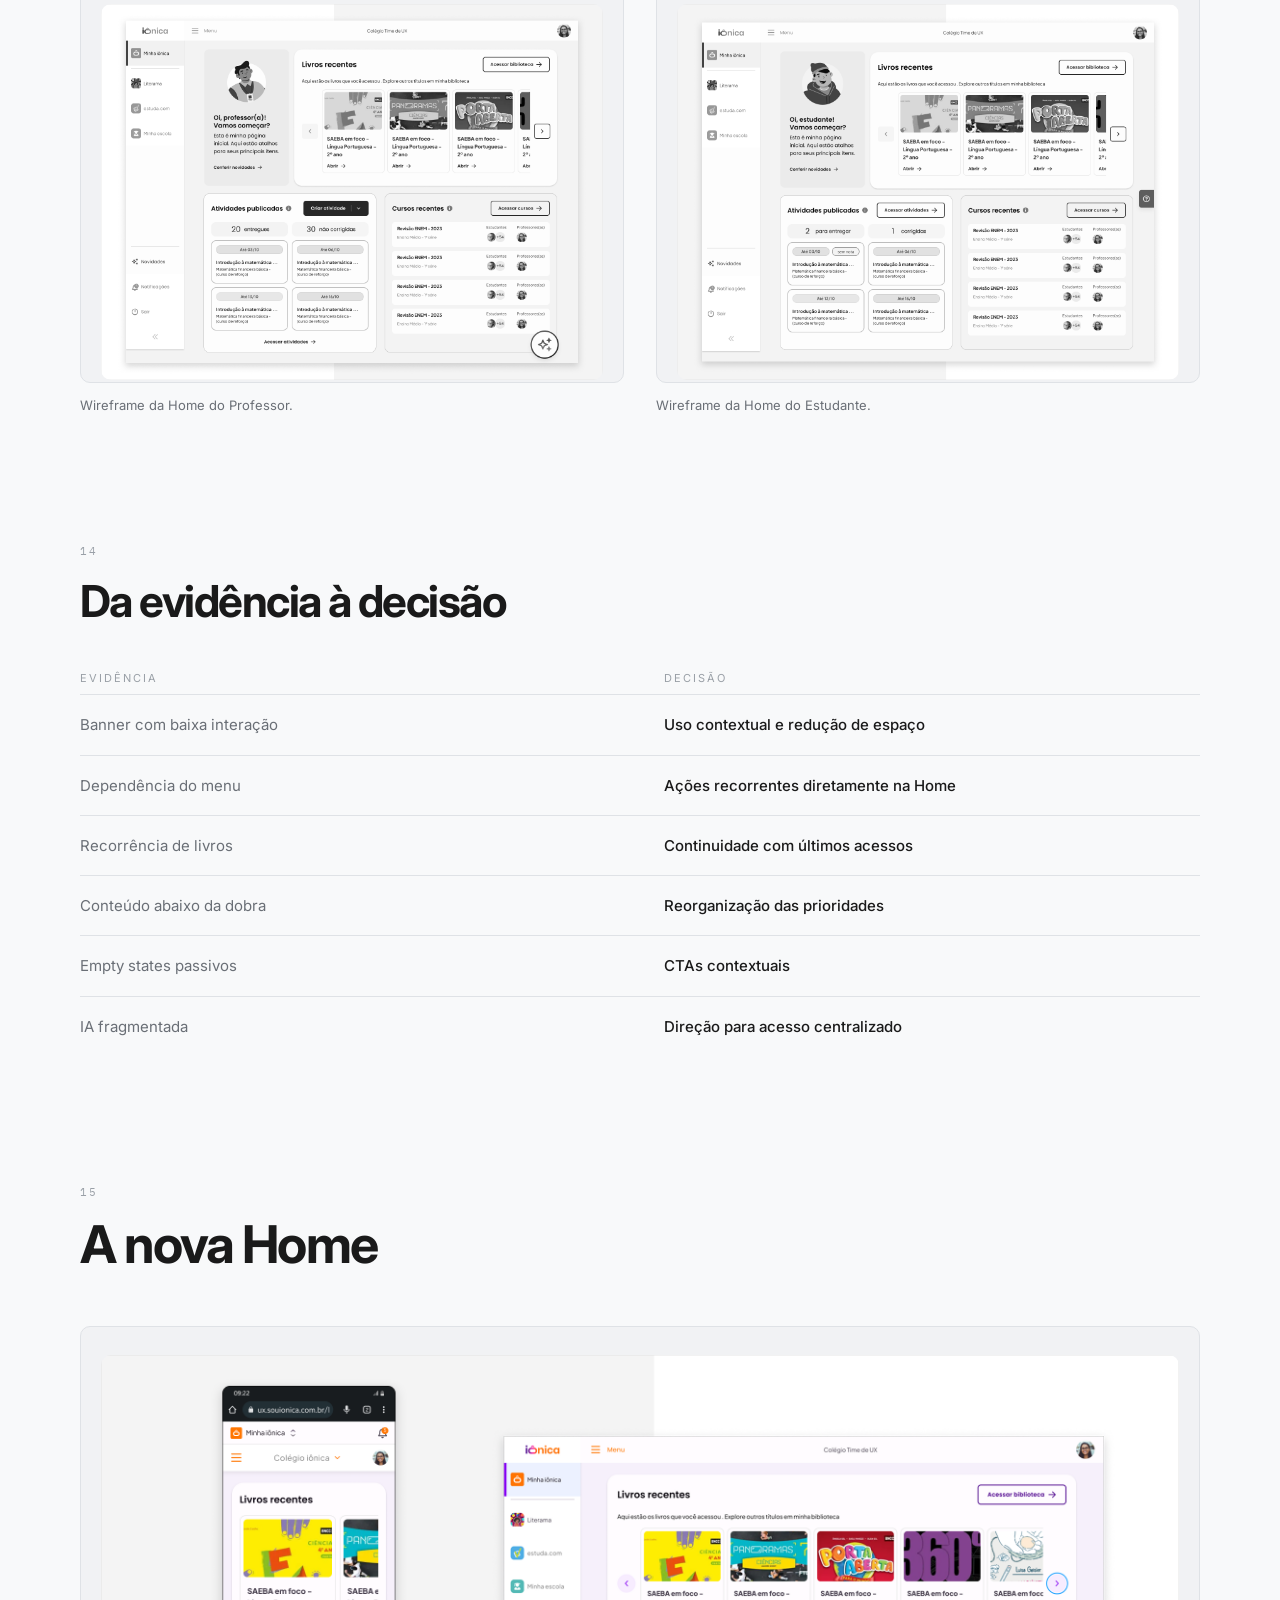
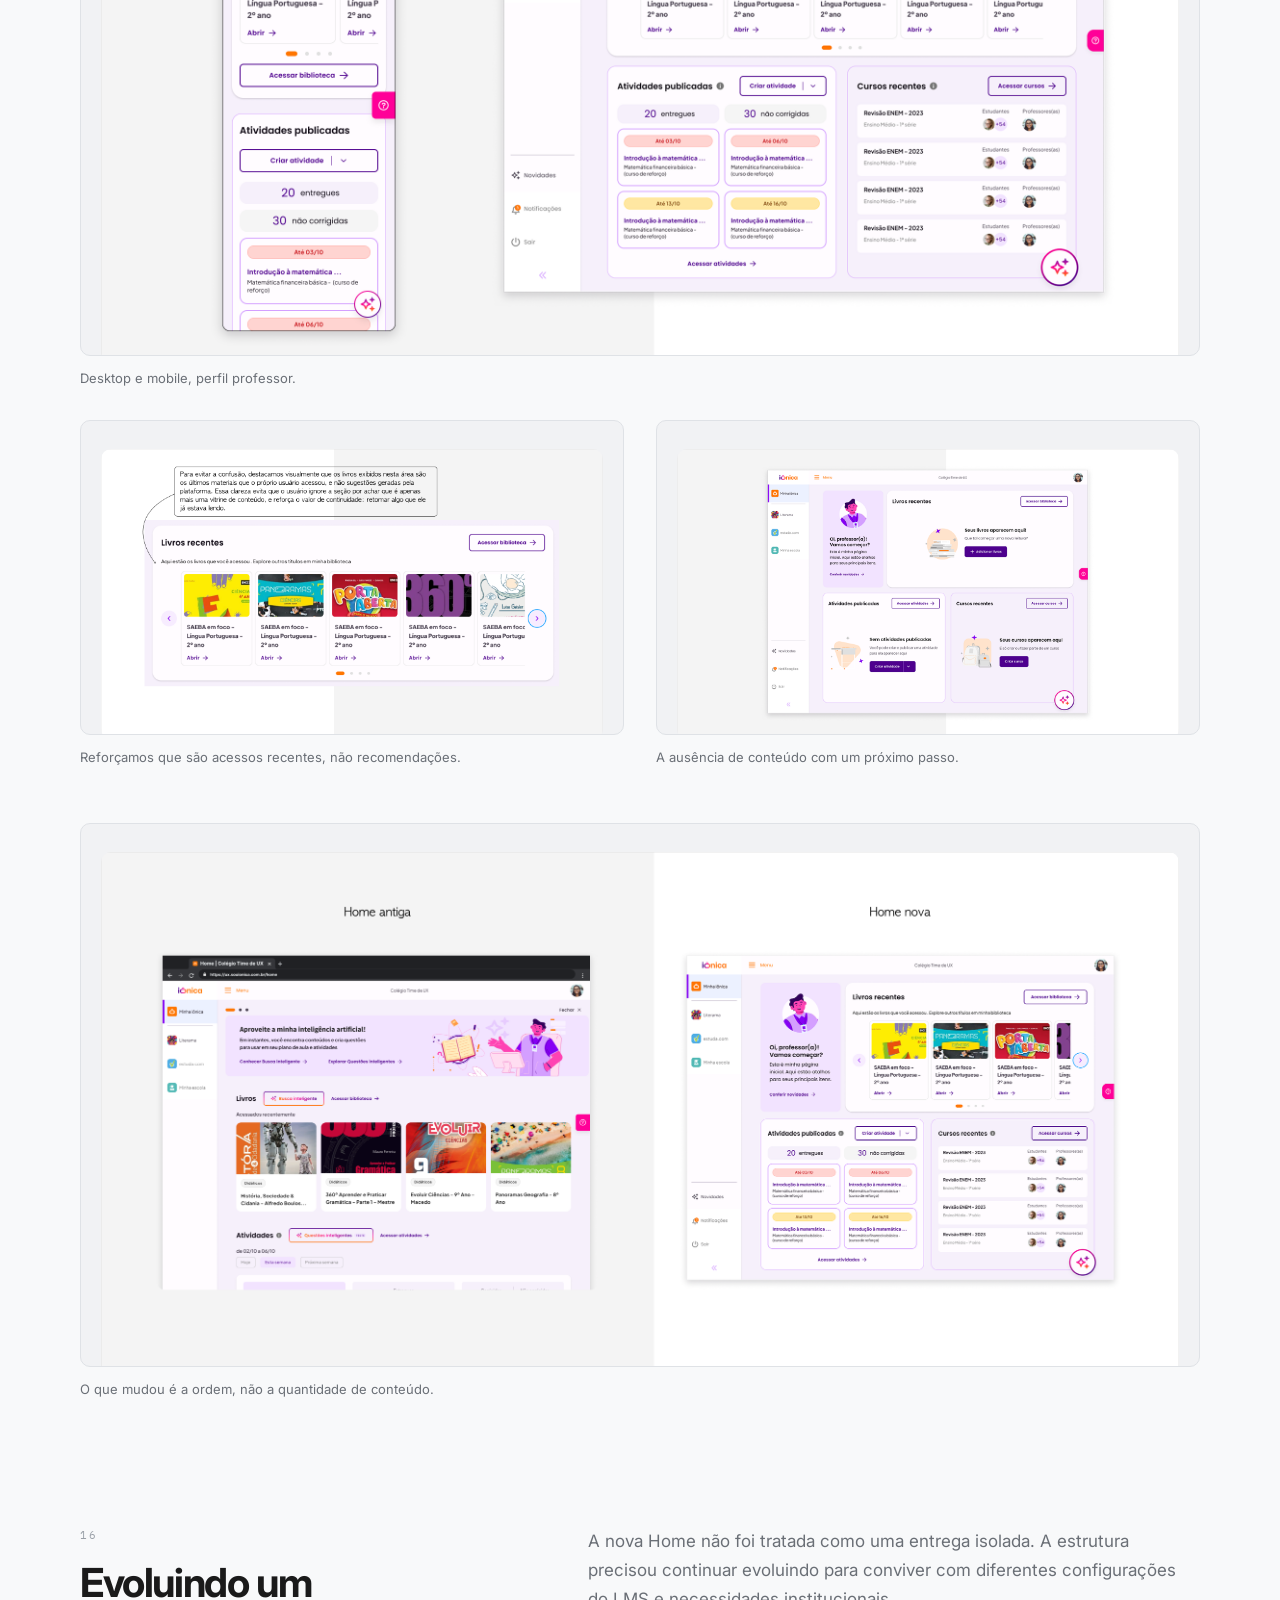
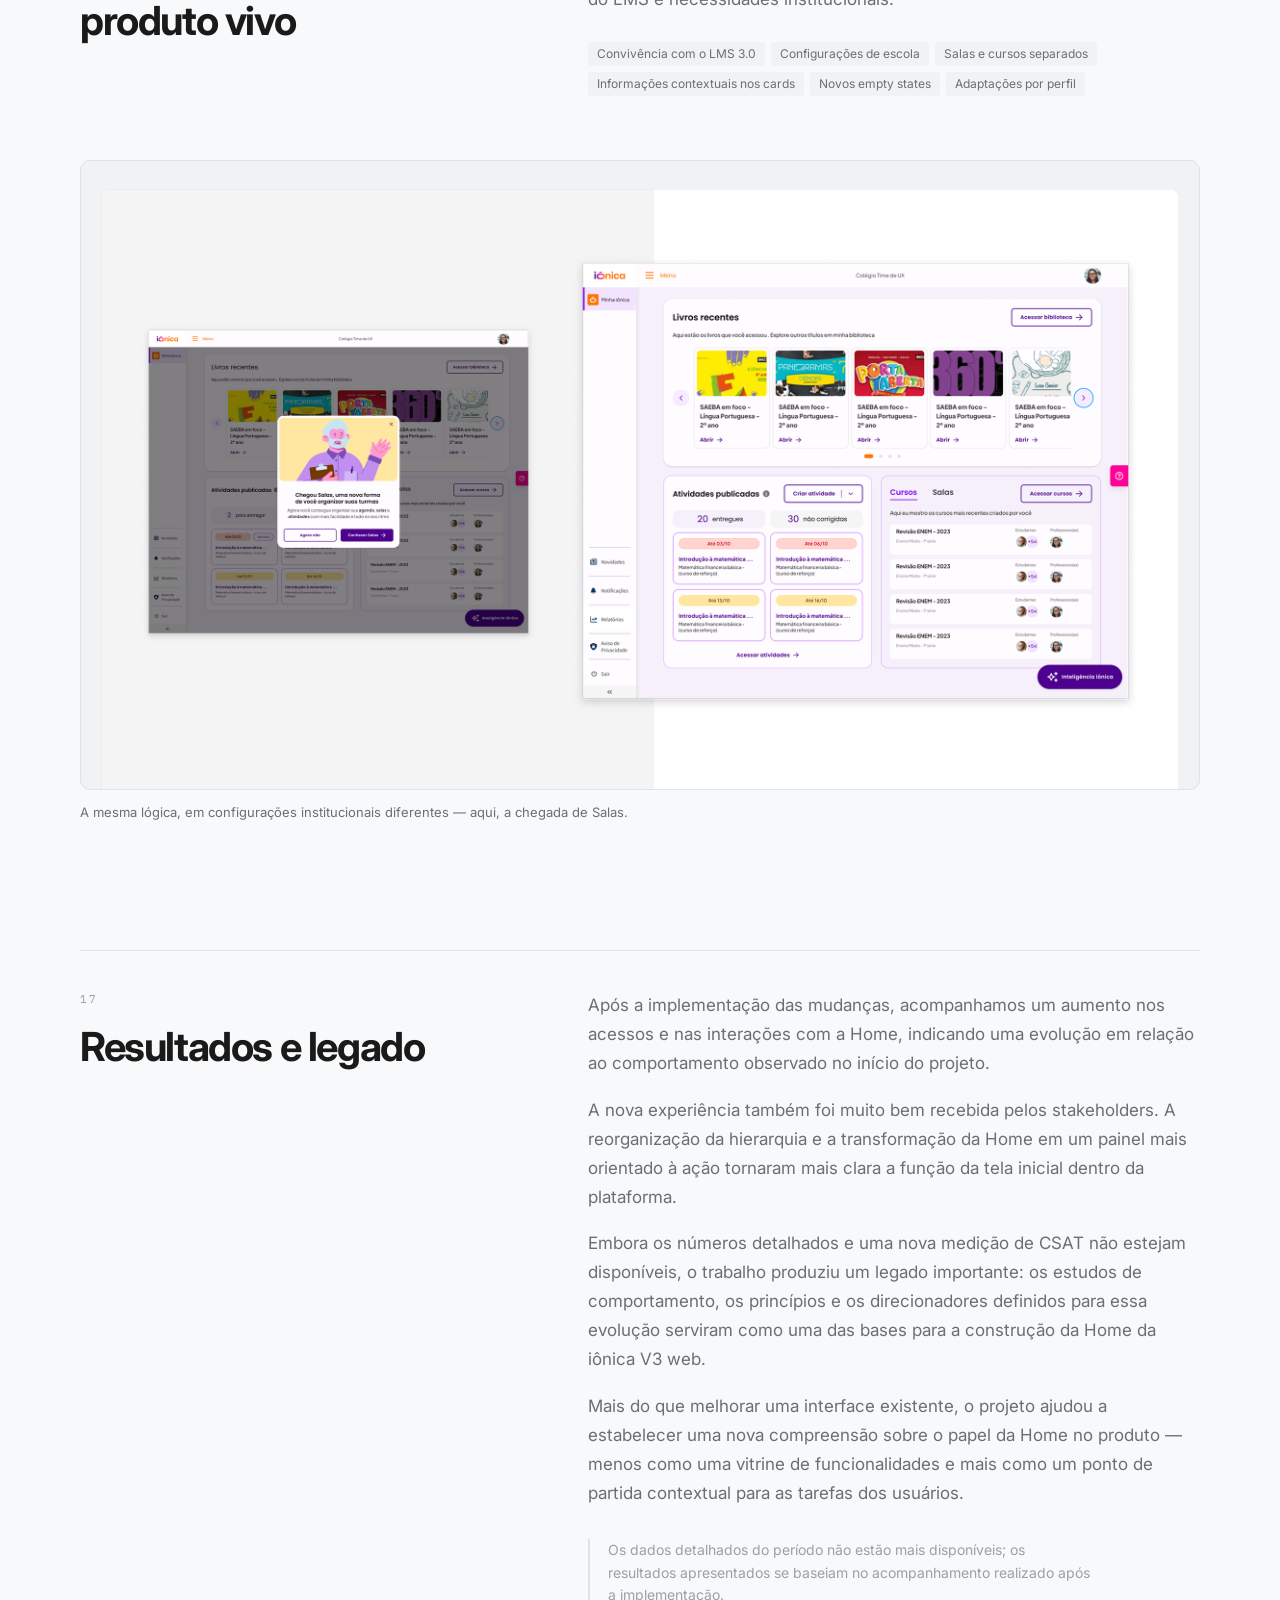
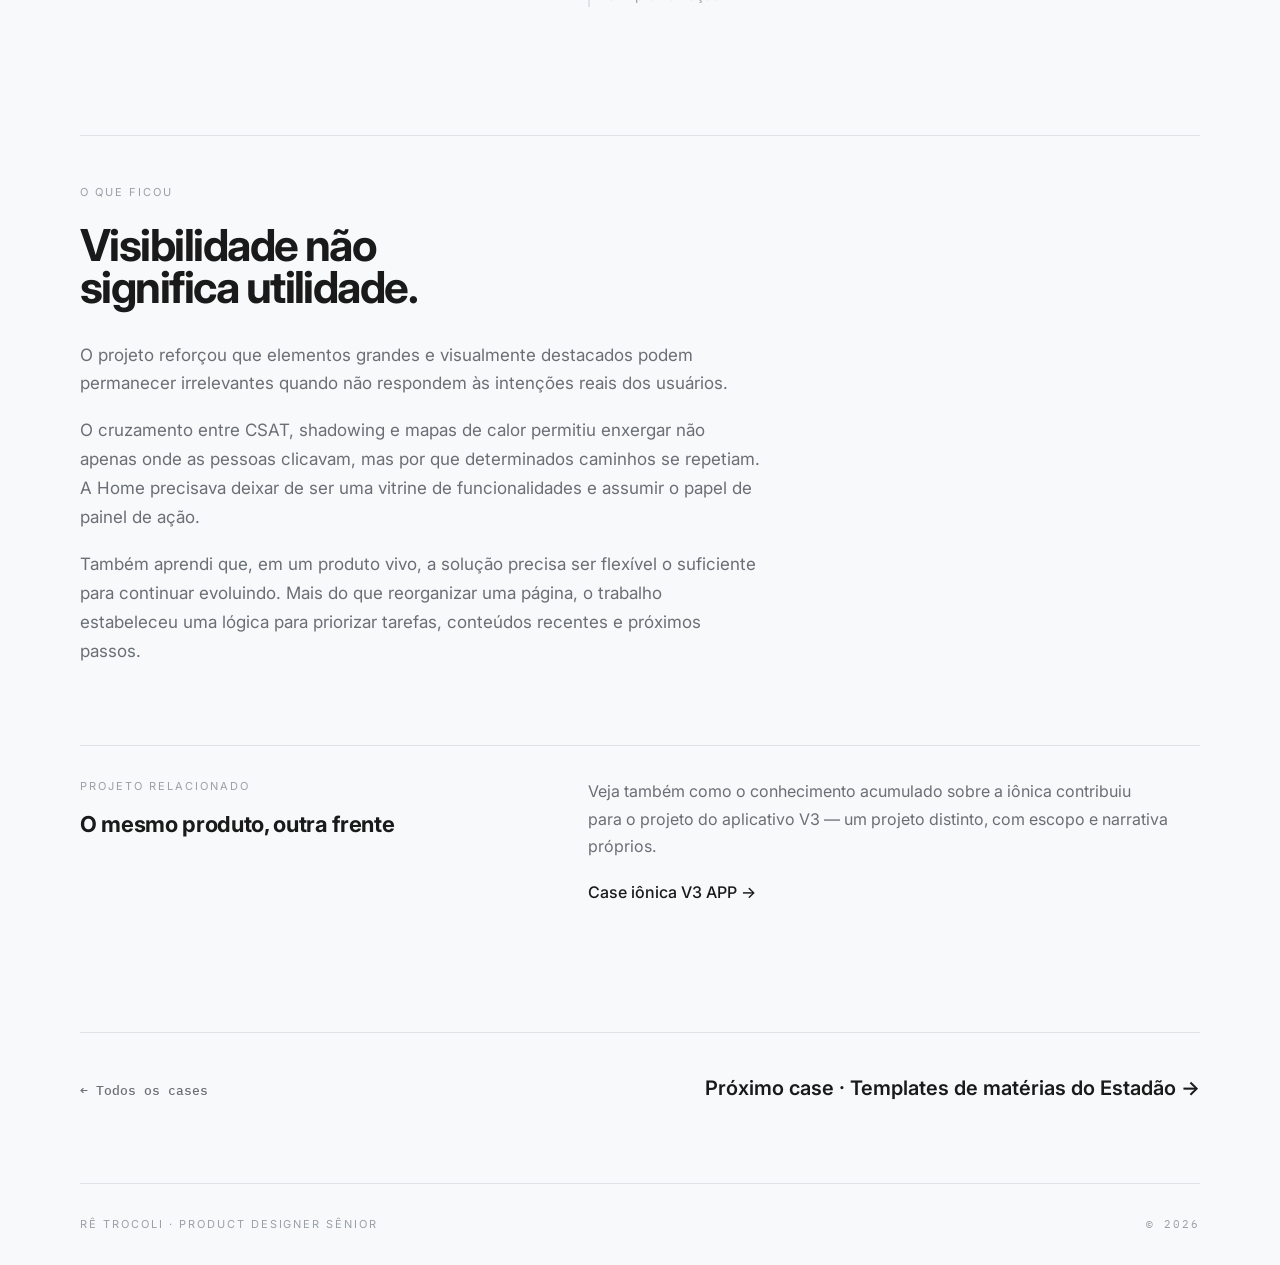
<file: cases/ionica-home.html>
<!DOCTYPE html>

<html lang="pt-BR">
<head>
<meta charset="utf-8"/>
<meta content="width=device-width,initial-scale=1" name="viewport"/>
<title>iônica — Evolução da Home — Rê Trocoli</title>
<link href="https://fonts.googleapis.com" rel="preconnect"/>
<link crossorigin="" href="https://fonts.gstatic.com" rel="preconnect"/>
<link href="https://fonts.googleapis.com/css2?family=Inter:wght@400;500;600;700&amp;family=IBM+Plex+Mono:wght@400;500&amp;display=swap" rel="stylesheet"/>
<style>
  :root {
    --ground:      #F8F9FA;
    --ground-soft: #F1F2F4;
    --ink:         #1A1A1A;
    --ink-muted:   #6A6F76;
    --ink-faint:   #9AA0A7;
    --rule:        #DFE2E6;
    --accent:      #2E4A62;
  }

  @media (prefers-color-scheme: dark) {
    :root:not([data-theme="light"]) {
      --ground:      #131517;
      --ground-soft: #191C1F;
      --ink:         #ECEDEF;
      --ink-muted:   #949AA2;
      --ink-faint:   #6B7178;
      --rule:        #2A2E33;
      --accent:      #93B4CE;
    }
  }

  :root[data-theme="dark"] {
    --ground:      #131517;
    --ground-soft: #191C1F;
    --ink:         #ECEDEF;
    --ink-muted:   #949AA2;
    --ink-faint:   #6B7178;
    --rule:        #2A2E33;
    --accent:      #93B4CE;
  }

  body {
    background: var(--ground);
    color: var(--ink);
    font-family: "Inter", -apple-system, BlinkMacSystemFont, "SF Pro Text", "Segoe UI", Helvetica, Arial, sans-serif;
    -webkit-font-smoothing: antialiased;
    text-rendering: optimizeLegibility;
    font-size: 16px;
    line-height: 1.6;
    margin: 0;
  }

  .mono {
    font-family: "IBM Plex Mono", ui-monospace, SFMono-Regular, Menlo, Consolas, monospace;
    font-variant-numeric: tabular-nums;
  }

  .label {
    font-size: 0.6875rem;
    letter-spacing: 0.18em;
    text-transform: uppercase;
    color: var(--ink-faint);
  }

  h1, h2, h3 { text-wrap: balance; }

  .display { font-weight: 700; letter-spacing: -0.035em; line-height: 0.96; }

  .rule-top { border-top: 1px solid var(--rule); }

  /* Navegação ---------------------------------------------------------------- */
  .nav-link { color: var(--ink-muted); text-decoration: none; transition: color 200ms ease; }
  .nav-link:hover { color: var(--accent); }
  .nav-link:focus-visible { outline: 2px solid var(--accent); outline-offset: 3px; border-radius: 2px; }
  .nav-link .arrow { display: inline-block; transition: transform 220ms ease; }
  .nav-link:hover .arrow { transform: translateX(-0.2rem); }
  .nav-next:hover .arrow { transform: translateX(0.2rem); }

  /* Tags ---------------------------------------------------------------------- */
  .tag {
    font-size: 0.75rem;
    line-height: 1;
    padding: 0.375rem 0.5625rem;
    border-radius: 4px;
    background: var(--ground-soft);
    color: var(--ink-muted);
  }
  .tags { display: flex; flex-wrap: wrap; gap: 0.375rem; }

  /* Placeholders --------------------------------------------------------------- */
  figure { margin: 0; }
  .shot {
    border-radius: 10px;
    background: var(--ground-soft);
    border: 1px solid var(--rule);
    overflow: hidden;
    display: grid;
    place-items: center;
    text-align: center;
    padding: 1.75rem 1.25rem;
    position: relative;
  }
  .shot img { width: 100%; height: auto; display: block; border-radius: 10px; }
  .shot-note { font-size: 0.8125rem; line-height: 1.5; color: var(--ink-faint); max-width: 34ch; }
  .shot-note-sm { font-size: 0.75rem; line-height: 1.45; color: var(--ink-faint); max-width: 24ch; }
  figcaption { margin-top: 0.75rem; font-size: 0.8125rem; line-height: 1.55; color: var(--ink-muted); }

  /* Destaque editorial ---------------------------------------------------------- */
  .pull {
    border-left: 2px solid var(--rule);
    padding-left: 1.5rem;
    font-weight: 600;
    letter-spacing: -0.015em;
    line-height: 1.35;
    color: var(--ink);
  }

  /* Nota discreta ---------------------------------------------------------------- */
  .note {
    border-left: 2px solid var(--rule);
    padding-left: 1.125rem;
    font-size: 0.875rem;
    line-height: 1.6;
    color: var(--ink-faint);
    max-width: 56ch;
  }

  /* Listas em colunas -------------------------------------------------------------- */
  .spec-list { columns: 1; column-gap: 4rem; list-style: none; margin: 0; padding: 0; }
  @media (min-width: 640px) { .spec-list { columns: 2; } }
  .spec-list li {
    break-inside: avoid;
    padding: 0.5625rem 0;
    border-top: 1px solid var(--rule);
    font-size: 0.9375rem;
    line-height: 1.5;
    color: var(--ink-muted);
  }

  /* Blocos rotulados (fontes, princípios, perfis) ------------------------------------ */
  .blocks { list-style: none; margin: 0; padding: 0; display: grid; gap: 0 3rem; }
  @media (min-width: 640px) { .blocks.cols-2 { grid-template-columns: repeat(2, minmax(0, 1fr)); } }
  @media (min-width: 900px) { .blocks.cols-3 { grid-template-columns: repeat(3, minmax(0, 1fr)); } }
  .blocks li { padding: 1.125rem 0; border-top: 1px solid var(--rule); }
  .blocks .k {
    font-size: 0.6875rem;
    letter-spacing: 0.16em;
    text-transform: uppercase;
    color: var(--ink);
    font-weight: 600;
  }
  .blocks .d { margin-top: 0.4375rem; font-size: 0.9375rem; line-height: 1.6; color: var(--ink-muted); max-width: 44ch; }

  /* Evidência → interpretação ---------------------------------------------------------- */
  .finding { border-top: 1px solid var(--rule); padding: 1.5rem 0; }
  .finding h3 {
    font-weight: 700;
    letter-spacing: -0.015em;
    line-height: 1.25;
    font-size: clamp(1.0625rem, 1.7vw, 1.25rem);
    max-width: 30ch;
  }
  .finding .pair { display: grid; gap: 1rem 3rem; margin-top: 0.875rem; }
  @media (min-width: 720px) { .finding .pair { grid-template-columns: repeat(2, minmax(0, 1fr)); } }
  .finding .pair .t {
    font-size: 0.6875rem;
    letter-spacing: 0.16em;
    text-transform: uppercase;
    color: var(--ink-faint);
  }
  .finding .pair p { margin: 0.375rem 0 0; font-size: 0.9375rem; line-height: 1.65; color: var(--ink-muted); max-width: 46ch; }

  /* Evidência → decisão (tabela responsiva) ---------------------------------------------- */
  .decisions { list-style: none; margin: 0; padding: 0; }
  .decisions li {
    border-top: 1px solid var(--rule);
    padding: 1.125rem 0;
    display: grid;
    gap: 0.5rem 3rem;
  }
  @media (min-width: 720px) {
    .decisions li { grid-template-columns: minmax(0, 1fr) minmax(0, 1fr); align-items: baseline; }
  }
  .decisions .ev { font-size: 0.9375rem; line-height: 1.55; color: var(--ink-muted); }
  .decisions .de { font-size: 0.9375rem; line-height: 1.55; color: var(--ink); font-weight: 500; }
  .decisions .de::before {
    content: "→ ";
    color: var(--ink-faint);
    font-weight: 400;
  }
  @media (min-width: 720px) { .decisions .de::before { content: ""; } }
  .decisions-head { display: none; }
  @media (min-width: 720px) {
    .decisions-head {
      display: grid;
      grid-template-columns: minmax(0, 1fr) minmax(0, 1fr);
      gap: 3rem;
      padding-bottom: 0.5rem;
    }
  }

  /* Escopo da análise ---------------------------------------------------------------------- */
  .facts { list-style: none; margin: 0; padding: 0; }
  .facts li {
    display: flex;
    flex-wrap: wrap;
    align-items: baseline;
    justify-content: space-between;
    gap: 0.5rem 1.5rem;
    padding: 0.9375rem 0;
    border-top: 1px solid var(--rule);
  }
  .facts .k { font-size: 0.6875rem; letter-spacing: 0.18em; text-transform: uppercase; color: var(--ink-faint); }
  .facts .v { font-size: clamp(1rem, 1.8vw, 1.25rem); font-weight: 600; letter-spacing: -0.02em; color: var(--ink); text-align: right; }

  /* Hierarquia ordenada ---------------------------------------------------------------------- */
  .ranked { list-style: none; margin: 0; padding: 0; counter-reset: r; }
  .ranked li {
    display: flex;
    align-items: baseline;
    gap: 1rem;
    padding: 0.625rem 0;
    border-top: 1px solid var(--rule);
    counter-increment: r;
  }
  .ranked li::before {
    content: counter(r, decimal-leading-zero);
    font-family: "IBM Plex Mono", ui-monospace, monospace;
    font-size: 0.6875rem;
    letter-spacing: 0.14em;
    color: var(--ink-faint);
    min-width: 2rem;
  }
  .ranked .name { font-size: 0.9375rem; font-weight: 500; color: var(--ink); }

  .prose { color: var(--ink-muted); line-height: 1.7; }
  .prose p + p { margin-top: 1.125rem; }

  @media (prefers-reduced-motion: reduce) {
    * { transition-duration: 0.01ms !important; animation-duration: 0.01ms !important; }
    .nav-link .arrow { transform: none !important; }
  }
</style>
<meta content="A Home da iônica reunia acessos para Biblioteca, Atividades, Cursos e ferramentas de inteligência artificial. Apesar da quantidade de recursos disponíveis, os dados mostravam que ela não era…" name="description"/>
<meta content="website" property="og:type"/>
<meta content="iônica — Evolução da Home — Rê Trocoli" property="og:title"/>
<meta content="A Home da iônica reunia acessos para Biblioteca, Atividades, Cursos e ferramentas de inteligência artificial. Apesar da quantidade de recursos disponíveis, os dados mostravam que ela não era…" property="og:description"/>
<meta content="pt_BR" property="og:locale"/>
<meta content="#F8F9FA" name="theme-color"/>
<link href="data:image/svg+xml,%3Csvg xmlns='http://www.w3.org/2000/svg' viewBox='0 0 64 64'%3E%3Crect width='64' height='64' rx='14' fill='%231A1A1A'/%3E%3Ctext x='50%25' y='54%25' text-anchor='middle' dominant-baseline='middle' font-family='Inter,Arial,sans-serif' font-weight='600' font-size='30' fill='%23F8F9FA'%3ERT%3C/text%3E%3C/svg%3E" rel="icon"/>
<link rel="stylesheet" href="../assets/site.css">
</head>
<body>
<div class="mx-auto w-full max-w-[76rem] px-5 sm:px-8 lg:px-12">
<!-- Topo ------------------------------------------------------------------------ -->
<header class="flex flex-wrap items-baseline justify-between gap-x-6 gap-y-2 py-6 sm:py-8">
<a class="nav-link mono text-[0.8125rem] font-medium" href="../index.html">
<span aria-hidden="true" class="arrow">←</span> Todos os cases
    </a>
<a class="nav-link mono text-[0.8125rem] font-medium" href="../index.html" style="color: var(--ink);">Rê Trocoli</a>
</header>
<!-- 1. Hero ---------------------------------------------------------------------- -->
<section class="rule-top pt-10 pb-10 sm:pt-14 sm:pb-12 lg:pt-20">
<p class="label mb-8 sm:mb-10">FTD Educação · UX/UI</p>
<div class="grid gap-x-16 gap-y-8 lg:grid-cols-[minmax(0,1fr)_minmax(0,1fr)] lg:items-end">
<h1 class="display text-[clamp(2.25rem,6vw,4.25rem)] max-w-[14ch]">
        iônica — Evolução da Home
      </h1>
<div class="lg:pb-2">
<p class="max-w-[46ch] text-[clamp(1.0625rem,1.4vw,1.3125rem)] leading-[1.6]" style="color: var(--ink-muted);">
          Transformando dados de comportamento em uma experiência orientada à ação.
        </p>
<p class="mono mt-6 text-[0.8125rem] leading-[1.75]" style="color: var(--ink-faint);">
          FTD Educação · iônica · 2025–2026<br/>
          Pesquisa comportamental · UX/UI · Desktop, tablet e mobile
        </p>
</div>
</div>
</section>
<!-- IMAGEM 01 — abertura ---------------------------------------------------------- -->
<figure class="pb-16 sm:pb-24">
<div class="shot" style="aspect-ratio: 2240 / 1260;">
<img alt="Nova Home da iônica (perfil professor) em destaque, acompanhada de um recorte de mapa de calor da Home anterior como evidência de pesquisa." src="img/home-01-abertura.png"/>
</div>
</figure>
<!-- 2. Visão geral ---------------------------------------------------------------- -->
<section aria-labelledby="visao-geral" class="rule-top pt-14 sm:pt-20">
<div class="grid gap-x-16 gap-y-7 lg:grid-cols-[minmax(0,0.42fr)_minmax(0,0.58fr)]">
<div>
<p class="label mono mb-5">01</p>
<h2 class="display text-[clamp(1.75rem,3.6vw,2.5rem)] max-w-[14ch]" id="visao-geral">
          Visão geral
        </h2>
</div>
<div class="prose max-w-[58ch] text-[1rem] sm:text-[1.0625rem]">
<p>
          A Home da iônica reunia acessos para Biblioteca, Atividades, Cursos e ferramentas de
          inteligência artificial. Apesar da quantidade de recursos disponíveis, os dados mostravam
          que ela não era utilizada como o principal ponto de partida da plataforma.
        </p>
<p>
          A partir de apontamentos de CSAT, sessões de shadowing e mapas de calor, investiguei como
          professores e estudantes realmente navegavam pela experiência. A análise revelou uma
          diferença importante entre a estrutura da interface e o comportamento dos usuários:
          enquanto a Home apresentava conteúdos e comunicações, as pessoas chegavam à plataforma com
          tarefas específicas e procuravam o caminho mais rápido para executá-las.
        </p>
<p>
          Fui responsável por analisar as evidências, consolidar os padrões de comportamento, definir
          os direcionadores da nova experiência e criar os wireframes e as interfaces finais para
          desktop, tablet e mobile.
        </p>
<p>
          A proposta transformou a Home em um dashboard mais compacto e orientado à ação,
          priorizando conteúdos recentes, tarefas relevantes e próximos passos.
        </p>
</div>
</div>
</section>
<!-- 3. Contexto ---------------------------------------------------------------------- -->
<section aria-labelledby="contexto" class="pt-16 sm:pt-24 lg:pt-28">
<div class="grid gap-x-16 gap-y-7 lg:grid-cols-[minmax(0,0.42fr)_minmax(0,0.58fr)]">
<div>
<p class="label mono mb-5">02</p>
<h2 class="display text-[clamp(1.75rem,3.6vw,2.5rem)] max-w-[14ch]" id="contexto">
          Um produto já em uso
        </h2>
</div>
<div class="prose max-w-[58ch] text-[1rem] sm:text-[1.0625rem]">
<p>
          Diferentemente de um produto criado do zero, a evolução da Home precisava considerar
          comportamentos já estabelecidos, diferentes configurações institucionais e funcionalidades
          distribuídas por toda a plataforma.
        </p>
<p>
          A iônica já era um LMS em operação, com professores e estudantes de necessidades distintas.
          A Home concentrava funcionalidades importantes, o produto passava por evolução contínua e a
          estrutura precisaria continuar funcionando durante a transição para o LMS 3.0.
        </p>
</div>
</div>
</section>
<!-- 4. O problema ---------------------------------------------------------------------- -->
<section aria-labelledby="problema" class="pt-16 sm:pt-24 lg:pt-28">
<p class="label mono mb-5">03</p>
<h2 class="sr-only" id="problema">O problema</h2>
<p class="pull max-w-[36ch] text-[clamp(1.5rem,3.6vw,2.375rem)] display">
      A Home concentrava funcionalidades importantes, mas os usuários frequentemente a ignoravam e
      recorriam diretamente ao menu lateral.
    </p>
<ul aria-label="Sinais iniciais" class="blocks cols-2 mt-12 sm:mt-14">
<li><p class="k">Baixa percepção de valor</p></li>
<li><p class="k">Conteúdo relevante abaixo da primeira dobra</p></li>
<li><p class="k">Destaques visuais com pouca interação</p></li>
<li><p class="k">Dependência da navegação lateral</p></li>
</ul>
</section>
<!-- 5. Minha responsabilidade ------------------------------------------------------------- -->
<section aria-labelledby="responsabilidade" class="pt-16 sm:pt-24 lg:pt-28">
<div class="rule-top pt-10 grid gap-x-16 gap-y-7 lg:grid-cols-[minmax(0,0.42fr)_minmax(0,0.58fr)]">
<div>
<p class="label mono mb-5">04</p>
<h2 class="display text-[clamp(1.5rem,2.8vw,2rem)] max-w-[16ch]" id="responsabilidade">
          Minha responsabilidade
        </h2>
<p class="prose mt-6 max-w-[38ch] text-[1rem]">
          Atuei como UX Designer, com responsabilidade central sobre a pesquisa comportamental e a
          construção da experiência. O projeto teve colaboração de produto, conteúdo, design e
          desenvolvimento.
        </p>
</div>
<ul class="blocks cols-2">
<li>
<p class="k">Investigação</p>
<p class="d">CSAT, planejamento da análise, sessões no Microsoft Clarity e mapas de calor.</p>
</li>
<li>
<p class="k">Síntese</p>
<p class="d">Consolidação das evidências e identificação de padrões de comportamento.</p>
</li>
<li>
<p class="k">Estratégia</p>
<p class="d">Formulação de hipóteses e definição dos direcionadores da nova experiência.</p>
</li>
<li>
<p class="k">UX</p>
<p class="d">Reestruturação da arquitetura da Home e criação dos wireframes.</p>
</li>
<li>
<p class="k">UI</p>
<p class="d">Interfaces finais, componentes e revisão dos empty states.</p>
</li>
<li>
<p class="k">Responsividade</p>
<p class="d">Versões para desktop, tablet e mobile.</p>
</li>
<li>
<p class="k">Entrega e evolução</p>
<p class="d">Preparação para desenvolvimento e adaptação para a convivência com o LMS 3.0.</p>
</li>
</ul>
</div>
</section>
<!-- 6. Triangulação -------------------------------------------------------------------------- -->
<section aria-labelledby="triangulacao" class="pt-16 sm:pt-24 lg:pt-32">
<div class="grid gap-x-16 gap-y-7 lg:grid-cols-[minmax(0,0.42fr)_minmax(0,0.58fr)]">
<div>
<p class="label mono mb-5">05</p>
<h2 class="display text-[clamp(1.75rem,3.6vw,2.5rem)] max-w-[16ch]" id="triangulacao">
          Três fontes, uma leitura mais completa
        </h2>
</div>
<div class="prose max-w-[58ch] text-[1rem] sm:text-[1.0625rem]">
<p>
          Nenhuma fonte foi interpretada isoladamente. O cruzamento entre percepção, comportamento
          observado e dados de interação ajudou a diferenciar problemas pontuais de padrões
          estruturais.
        </p>
</div>
</div>
<ul class="blocks cols-3 mt-10 sm:mt-12">
<li>
<p class="k">CSAT</p>
<p class="d">Indicava percepções, insatisfações e expectativas relacionadas à Home.</p>
</li>
<li>
<p class="k">Shadowing</p>
<p class="d">Revelava como professores e estudantes realmente navegavam e quais caminhos priorizavam.</p>
</li>
<li>
<p class="k">Mapas de calor</p>
<p class="d">Mostravam a recorrência dos comportamentos por meio da concentração de cliques e da exploração da página.</p>
</li>
</ul>
</section>
<!-- 7. Escopo da análise ---------------------------------------------------------------------- -->
<section aria-labelledby="escopo" class="pt-16 sm:pt-24 lg:pt-28">
<div class="grid gap-x-16 gap-y-7 lg:grid-cols-[minmax(0,0.42fr)_minmax(0,0.58fr)]">
<div>
<p class="label mono mb-5">06</p>
<h2 class="display text-[clamp(1.5rem,2.8vw,2rem)] max-w-[14ch]" id="escopo">
          Escopo da análise
        </h2>
</div>
<div>
<ul class="facts">
<li><span class="k">Shadowing</span><span class="v">4 a 29 de agosto de 2025</span></li>
<li><span class="k">Perfis observados</span><span class="v">Professor e estudante</span></li>
<li><span class="k">Exibições</span><span class="v mono">45.369</span></li>
<li><span class="k">Cliques</span><span class="v mono">60.921</span></li>
</ul>
<p class="note mt-7">
          Esses números representam a base da análise comportamental, não os resultados posteriores
          do redesign.
        </p>
</div>
</div>
</section>
<!-- 8. O que observamos ------------------------------------------------------------------------ -->
<section aria-labelledby="observacoes" class="pt-16 sm:pt-24 lg:pt-32">
<p class="label mono mb-5">07</p>
<h2 class="display text-[clamp(1.75rem,4vw,2.75rem)] max-w-[14ch]" id="observacoes">
      O que observamos
    </h2>
<div class="mt-10 sm:mt-12">
<article class="finding">
<h3>Menu lateral concentrava a navegação</h3>
<div class="pair">
<div><p class="t mono">Evidência</p><p>Os maiores volumes de cliques apareciam no menu lateral e na barra superior.</p></div>
<div><p class="t mono">Interpretação</p><p>A Home era utilizada como passagem; os usuários chegavam procurando uma função específica.</p></div>
</div>
</article>
<article class="finding">
<h3>Banner ocupava espaço sem gerar ação</h3>
<div class="pair">
<div><p class="t mono">Evidência</p><p>Apesar da posição acima da dobra, o banner apresentava baixa interação.</p></div>
<div><p class="t mono">Interpretação</p><p>Uma área valiosa da tela estava dedicada a uma comunicação pouco relevante para a rotina.</p></div>
</div>
</article>
<article class="finding">
<h3>Biblioteca e livros respondiam a necessidades imediatas</h3>
<div class="pair">
<div><p class="t mono">Evidência</p><p>Biblioteca e livros recentes apareciam repetidamente nos dois perfis.</p></div>
<div><p class="t mono">Interpretação</p><p>Professores e estudantes queriam retomar materiais já conhecidos.</p></div>
</div>
</article>
<article class="finding">
<h3>Conteúdo abaixo da dobra era pouco explorado</h3>
<div class="pair">
<div><p class="t mono">Evidência</p><p>Atividades, Cursos e próximas entregas recebiam pouca atenção.</p></div>
<div><p class="t mono">Interpretação</p><p>A hierarquia escondia conteúdos potencialmente relevantes.</p></div>
</div>
</article>
<article class="finding">
<h3>Empty states interrompiam a jornada</h3>
<div class="pair">
<div><p class="t mono">Evidência</p><p>Estados sem conteúdo ocupavam grandes áreas e não ofereciam ações seguintes.</p></div>
<div><p class="t mono">Interpretação</p><p>A ausência de conteúdo era tratada como fim do fluxo.</p></div>
</div>
</article>
<article class="finding">
<h3>Ferramentas de IA estavam fragmentadas</h3>
<div class="pair">
<div><p class="t mono">Evidência</p><p>Diferentes recursos apareciam em pontos e chamadas distintas.</p></div>
<div><p class="t mono">Interpretação</p><p>A dispersão dificultava a compreensão do ecossistema de IA.</p></div>
</div>
</article>
</div>
<!-- IMAGENS 02–03 — mapa de calor e Home anterior -->
<div class="mt-12 sm:mt-16 grid gap-6 sm:gap-8 lg:grid-cols-2">
<figure>
<div class="shot" style="aspect-ratio: 1600 / 1200;">
<img alt="Mapa de calor da Home anterior da iônica, com maior concentração de cliques no menu lateral e na barra superior" src="img/home-02-heatmap.png"/>
</div>
<figcaption>A concentração de cliques fora da área central da Home.</figcaption>
</figure>
<figure>
<div class="shot" style="aspect-ratio: 1600 / 1200;">
<img alt="Home anterior da iônica anotada: hub central fraco, banner sem entregar valor e ferramentas de IA fragmentadas" src="img/home-03-home-anterior.png"/>
</div>
<figcaption>Banner, hub central e ferramentas de IA fragmentadas.</figcaption>
</figure>
</div>
</section>
<!-- 9. Diferenças entre os perfis --------------------------------------------------------------- -->
<section aria-labelledby="perfis" class="pt-16 sm:pt-24 lg:pt-32">
<div class="grid gap-x-16 gap-y-7 lg:grid-cols-[minmax(0,0.42fr)_minmax(0,0.58fr)]">
<div>
<p class="label mono mb-5">08</p>
<h2 class="display text-[clamp(1.75rem,3.6vw,2.5rem)] max-w-[16ch]" id="perfis">
          Diferenças entre os perfis
        </h2>
<p class="note mt-6">
          Padrões observados nas sessões e nos mapas de calor — não personas.
        </p>
</div>
<div class="grid gap-8 sm:grid-cols-2">
<div>
<p class="label mb-4">Professor</p>
<ul class="text-[0.9375rem] leading-[1.75]" style="color: var(--ink-muted);">
<li>Navegação mais objetiva</li>
<li>Uso frequente da Busca Inteligente</li>
<li>Acesso direto à Biblioteca e aos livros</li>
<li>Necessidade de acompanhar e criar atividades</li>
<li>Baixa disposição para exploração</li>
</ul>
</div>
<div>
<p class="label mb-4">Estudante</p>
<ul class="text-[0.9375rem] leading-[1.75]" style="color: var(--ink-muted);">
<li>Biblioteca e livros como pontos centrais</li>
<li>Navegação relativamente mais exploratória</li>
<li>Acesso pontual a Cursos e Atividades</li>
<li>Necessidade de visualizar pendências e continuidade</li>
</ul>
</div>
</div>
</div>
</section>
<!-- 10. Mapa de convergência ----------------------------------------------------------------------- -->
<section aria-labelledby="convergencia" class="pt-16 sm:pt-24 lg:pt-32">
<div class="grid gap-x-16 gap-y-7 lg:grid-cols-[minmax(0,0.42fr)_minmax(0,0.58fr)]">
<div>
<p class="label mono mb-5">09</p>
<h2 class="display text-[clamp(1.75rem,3.6vw,2.5rem)] max-w-[18ch]" id="convergencia">
          O problema da Home fazia parte de um padrão maior
        </h2>
</div>
<div>
<div class="prose max-w-[58ch] text-[1rem] sm:text-[1.0625rem]">
<p>
            O mesmo cruzamento de evidências foi aplicado a outras áreas do produto. Colocadas lado
            a lado — Home, Atividades, Minhas Questões e Cursos —, elas apontavam para a mesma
            leitura.
          </p>
</div>
<p class="pull mt-7 max-w-[48ch] text-[clamp(1.0625rem,1.8vw,1.25rem)]">
          Os usuários apresentavam comportamento orientado à tarefa e buscavam executar ações
          rapidamente, com pouca exploração. Entretanto, diferentes áreas do produto ainda
          priorizavam organização e estrutura em vez de ação.
        </p>
</div>
</div>
<!-- IMAGEM 04 — recorte do mapa de convergência -->
<figure class="mt-12 sm:mt-16">
<div class="shot" style="aspect-ratio: 2400 / 1871;">
<img alt="Mapa de convergência cruzando shadowing, mapa de calor, ponto convergente e oportunidade de melhoria para Home, Atividades, Minhas questões e Cursos, com a linha Home destacada" src="img/home-04-convergencia.png"/>
</div>
<figcaption>Shadowing · mapa de calor · ponto convergente · oportunidade de melhoria — a linha Home confirma o mesmo padrão identificado nas demais áreas do produto.</figcaption>
</figure>
<p class="note mt-7">
      Atividades, Minhas Questões e Cursos aparecem aqui apenas como contexto da investigação
      comportamental. Cada uma teve seu próprio desdobramento, fora do escopo deste case.
    </p>
</section>
<!-- 11. Diagnóstico ---------------------------------------------------------------------------------- -->
<section aria-labelledby="diagnostico" class="pt-16 sm:pt-24 lg:pt-32">
<p class="label mono mb-5">10</p>
<h2 class="sr-only" id="diagnostico">Diagnóstico</h2>
<p class="pull max-w-[32ch] text-[clamp(1.5rem,3.6vw,2.375rem)] display">
      A Home não estava alinhada ao modelo mental de usuários orientados à tarefa.
    </p>
<div class="mt-10 sm:mt-12">
<p class="label mb-4">Consequências</p>
<div class="tags">
<span class="tag">Baixa exploração</span>
<span class="tag">Dependência do menu</span>
<span class="tag">Conteúdo central ignorado</span>
<span class="tag">Maior esforço de navegação</span>
<span class="tag">Falta de clareza sobre próximos passos</span>
<span class="tag">Menor percepção de valor</span>
</div>
</div>
</section>
<!-- 12. Princípios ------------------------------------------------------------------------------------- -->
<section aria-labelledby="principios" class="pt-16 sm:pt-24 lg:pt-32">
<p class="label mono mb-5">11</p>
<h2 class="display text-[clamp(1.75rem,4vw,2.75rem)] max-w-[16ch]" id="principios">
      Princípios da nova experiência
    </h2>
<ul class="blocks cols-2 mt-10 sm:mt-12">
<li>
<p class="k">Orientação à ação</p>
<p class="d">Cada bloco deveria responder a uma tarefa ou próximo passo.</p>
</li>
<li>
<p class="k">Relevância no primeiro scroll</p>
<p class="d">O conteúdo mais importante deveria aparecer sem depender de rolagem extensa.</p>
</li>
<li>
<p class="k">Continuidade</p>
<p class="d">Livros e conteúdos recentes deveriam facilitar a retomada.</p>
</li>
<li>
<p class="k">Clareza contextual</p>
<p class="d">Títulos e microtextos deveriam explicar o que estava sendo apresentado.</p>
</li>
<li>
<p class="k">Empty states acionáveis</p>
<p class="d">A ausência de conteúdo deveria oferecer uma ação útil.</p>
</li>
<li>
<p class="k">Adaptação por perfil</p>
<p class="d">Professor e estudante deveriam receber hierarquias relacionadas às suas necessidades.</p>
</li>
<li>
<p class="k">Menor dependência do menu</p>
<p class="d">Tarefas recorrentes deveriam poder começar diretamente na Home.</p>
</li>
</ul>
</section>
<!-- 13. Nova hierarquia ------------------------------------------------------------------------------------ -->
<section aria-labelledby="hierarquia" class="pt-16 sm:pt-24 lg:pt-32">
<div class="grid gap-x-16 gap-y-7 lg:grid-cols-[minmax(0,0.42fr)_minmax(0,0.58fr)]">
<div>
<p class="label mono mb-5">12</p>
<h2 class="display text-[clamp(1.75rem,3.6vw,2.5rem)] max-w-[14ch]" id="hierarquia">
          Reestruturando a hierarquia
        </h2>
<p class="prose mt-6 max-w-[38ch] text-[1rem]">
          A nova hierarquia não adicionava mais conteúdo. Ela reorganizava os elementos existentes a
          partir de relevância, frequência e contexto.
        </p>
</div>
<div class="grid gap-10 sm:grid-cols-2">
<div>
<p class="label mb-1">Professor</p>
<ol class="ranked">
<li><span class="name">Banner contextual e facultativo</span></li>
<li><span class="name">Livros recentes</span></li>
<li><span class="name">Atividades, entregas e correções</span></li>
<li><span class="name">Cursos ou turmas recentes</span></li>
<li><span class="name">Acesso às funcionalidades de IA</span></li>
</ol>
</div>
<div>
<p class="label mb-1">Estudante</p>
<ol class="ranked">
<li><span class="name">Banner contextual</span></li>
<li><span class="name">Continuidade dos livros</span></li>
<li><span class="name">Atividades pendentes ou corrigidas</span></li>
<li><span class="name">Cursos recentes</span></li>
<li><span class="name">CTAs diretos</span></li>
</ol>
</div>
</div>
</div>
</section>
<!-- 14. Wireframes -------------------------------------------------------------------------------------------- -->
<section aria-labelledby="wireframes" class="pt-16 sm:pt-24 lg:pt-32">
<div class="grid gap-x-16 gap-y-7 lg:grid-cols-[minmax(0,0.42fr)_minmax(0,0.58fr)]">
<div>
<p class="label mono mb-5">13</p>
<h2 class="display text-[clamp(1.75rem,3.6vw,2.5rem)] max-w-[14ch]" id="wireframes">
          Wireframes
        </h2>
</div>
<div>
<p class="prose max-w-[58ch] text-[1rem] sm:text-[1.0625rem]">
          Os wireframes traduziram os princípios em estrutura: módulos horizontais, conteúdo
          relevante já no primeiro scroll, CTAs diretos, menos áreas vazias e uma ordem definida
          pelas tarefas de cada perfil.
        </p>
<div class="tags mt-7">
<span class="tag">Módulos horizontais</span>
<span class="tag">Primeiro scroll</span>
<span class="tag">CTAs diretos</span>
<span class="tag">Redução dos vazios</span>
<span class="tag">Ordem por tarefa</span>
<span class="tag">Diferenças por perfil</span>
<span class="tag">Direção para centralizar a IA</span>
</div>
</div>
</div>
<!-- IMAGENS 05–06 — wireframes professor e estudante -->
<div class="mt-12 sm:mt-16 grid gap-6 sm:gap-8 lg:grid-cols-2">
<figure>
<div class="shot" style="aspect-ratio: 1600 / 1200;">
<img alt="Wireframe da nova Home do professor, com módulos horizontais e CTAs diretos" src="img/home-05-wireframe-professor.png"/>
</div>
<figcaption>Wireframe da Home do Professor.</figcaption>
</figure>
<figure>
<div class="shot" style="aspect-ratio: 1600 / 1200;">
<img alt="Wireframe da nova Home do estudante, com continuidade dos livros e atividades pendentes" src="img/home-06-wireframe-estudante.png"/>
</div>
<figcaption>Wireframe da Home do Estudante.</figcaption>
</figure>
</div>
</section>
<!-- 15. Da evidência à decisão --------------------------------------------------------------------------------- -->
<section aria-labelledby="evidencia-decisao" class="pt-16 sm:pt-24 lg:pt-32">
<p class="label mono mb-5">14</p>
<h2 class="display text-[clamp(1.75rem,4vw,2.75rem)] max-w-[16ch]" id="evidencia-decisao">
      Da evidência à decisão
    </h2>
<div class="mt-10 sm:mt-12">
<div aria-hidden="true" class="decisions-head">
<span class="label">Evidência</span>
<span class="label">Decisão</span>
</div>
<ul class="decisions">
<li><span class="ev">Banner com baixa interação</span><span class="de">Uso contextual e redução de espaço</span></li>
<li><span class="ev">Dependência do menu</span><span class="de">Ações recorrentes diretamente na Home</span></li>
<li><span class="ev">Recorrência de livros</span><span class="de">Continuidade com últimos acessos</span></li>
<li><span class="ev">Conteúdo abaixo da dobra</span><span class="de">Reorganização das prioridades</span></li>
<li><span class="ev">Empty states passivos</span><span class="de">CTAs contextuais</span></li>
<li><span class="ev">IA fragmentada</span><span class="de">Direção para acesso centralizado</span></li>
</ul>
</div>
</section>
<!-- 16. Solução final ------------------------------------------------------------------------------------------- -->
<section aria-labelledby="solucao" class="pt-16 sm:pt-24 lg:pt-32">
<p class="label mono mb-5">15</p>
<h2 class="display text-[clamp(2rem,4.5vw,3.25rem)] max-w-[14ch]" id="solucao">
      A nova Home
    </h2>
<!-- IMAGEM 07 — visão geral desktop + mobile -->
<figure class="mt-10 sm:mt-14">
<div class="shot" style="aspect-ratio: 2240 / 1260;">
<img alt="Nova Home da iônica para o perfil professor, em desktop e em mobile, com conteúdo preenchido" src="img/home-07-solucao-desktop.png"/>
</div>
<figcaption>Desktop e mobile, perfil professor.</figcaption>
</figure>
<div class="mt-6 sm:mt-8 grid gap-6 sm:gap-8 lg:grid-cols-2">
<figure>
<div class="shot" style="aspect-ratio: 1600 / 924;">
<img alt="Recorte ampliado do módulo Livros recentes da nova Home, com anotação explicando que os itens exibidos são os últimos materiais acessados pelo usuário, não recomendações" src="img/home-08-modulo.png"/>
</div>
<figcaption>Reforçamos que são acessos recentes, não recomendações.</figcaption>
</figure>
<figure>
<div class="shot" style="aspect-ratio: 1600 / 924;">
<img alt="Novos empty states da Home, com ilustração e ação direta para criar atividade, criar curso ou adicionar livros" src="img/home-09-empty-states.png"/>
</div>
<figcaption>A ausência de conteúdo com um próximo passo.</figcaption>
</figure>
</div>
<!-- IMAGEM 11 — antes e depois -->
<figure class="mt-10 sm:mt-14">
<div class="shot" style="aspect-ratio: 2240 / 1089;">
<img alt="Comparação entre a Home anterior e a nova Home da iônica, no mesmo enquadramento" src="img/home-11-antes-depois.png"/>
</div>
<figcaption>O que mudou é a ordem, não a quantidade de conteúdo.</figcaption>
</figure>
</section>
<!-- 17. Produto vivo ---------------------------------------------------------------------------------------------- -->
<section aria-labelledby="produto-vivo" class="pt-16 sm:pt-24 lg:pt-32">
<div class="grid gap-x-16 gap-y-7 lg:grid-cols-[minmax(0,0.42fr)_minmax(0,0.58fr)]">
<div>
<p class="label mono mb-5">16</p>
<h2 class="display text-[clamp(1.75rem,3.6vw,2.5rem)] max-w-[14ch]" id="produto-vivo">
          Evoluindo um produto vivo
        </h2>
</div>
<div>
<div class="prose max-w-[58ch] text-[1rem] sm:text-[1.0625rem]">
<p>
            A nova Home não foi tratada como uma entrega isolada. A estrutura precisou continuar
            evoluindo para conviver com diferentes configurações do LMS e necessidades
            institucionais.
          </p>
</div>
<div class="tags mt-7">
<span class="tag">Convivência com o LMS 3.0</span>
<span class="tag">Configurações de escola</span>
<span class="tag">Salas e cursos separados</span>
<span class="tag">Informações contextuais nos cards</span>
<span class="tag">Novos empty states</span>
<span class="tag">Adaptações por perfil</span>
</div>
</div>
</div>
<!-- IMAGEM 12 — adaptações LMS 3.0 -->
<figure class="mt-12 sm:mt-16">
<div class="shot" style="aspect-ratio: 2240 / 1260;">
<img alt="Adaptações da Home para a convivência com o LMS 3.0: aviso de boas-vindas ao recurso Salas e a aba Salas convivendo com Cursos recentes" src="img/home-12-lms3.png"/>
</div>
<figcaption>A mesma lógica, em configurações institucionais diferentes — aqui, a chegada de Salas.</figcaption>
</figure>
</section>
<!-- 18. Resultados e legado ---------------------------------------------------------------------------------------- -->
<section aria-labelledby="resultados" class="pt-16 sm:pt-24 lg:pt-32">
<div class="rule-top pt-10 grid gap-x-16 gap-y-7 lg:grid-cols-[minmax(0,0.42fr)_minmax(0,0.58fr)]">
<div>
<p class="label mono mb-5">17</p>
<h2 class="display text-[clamp(1.75rem,3.6vw,2.5rem)] max-w-[14ch]" id="resultados">
          Resultados e legado
        </h2>
</div>
<div>
<div class="prose max-w-[58ch] text-[1rem] sm:text-[1.0625rem]">
<p>
            Após a implementação das mudanças, acompanhamos um aumento nos acessos e nas interações
            com a Home, indicando uma evolução em relação ao comportamento observado no início do
            projeto.
          </p>
<p>
            A nova experiência também foi muito bem recebida pelos stakeholders. A reorganização da
            hierarquia e a transformação da Home em um painel mais orientado à ação tornaram mais
            clara a função da tela inicial dentro da plataforma.
          </p>
<p>
            Embora os números detalhados e uma nova medição de CSAT não estejam disponíveis, o
            trabalho produziu um legado importante: os estudos de comportamento, os princípios e os
            direcionadores definidos para essa evolução serviram como uma das bases para a construção
            da Home da iônica V3 web.
          </p>
<p>
            Mais do que melhorar uma interface existente, o projeto ajudou a estabelecer uma nova
            compreensão sobre o papel da Home no produto — menos como uma vitrine de funcionalidades
            e mais como um ponto de partida contextual para as tarefas dos usuários.
          </p>
</div>
<p class="note mt-8">
          Os dados detalhados do período não estão mais disponíveis; os resultados apresentados se
          baseiam no acompanhamento realizado após a implementação.
        </p>
</div>
</div>
</section>
<!-- 19. Aprendizados -------------------------------------------------------------------------------------------------- -->
<section aria-labelledby="aprendizados" class="pt-16 sm:pt-24 lg:pt-32">
<div class="rule-top pt-10 sm:pt-12">
<p class="label mb-6">O que ficou</p>
<h2 class="display text-[clamp(1.75rem,4vw,2.75rem)] max-w-[22ch]" id="aprendizados">
        Visibilidade não significa utilidade.
      </h2>
<div class="prose mt-8 max-w-[62ch] text-[1rem] sm:text-[1.0625rem]">
<p>
          O projeto reforçou que elementos grandes e visualmente destacados podem permanecer
          irrelevantes quando não respondem às intenções reais dos usuários.
        </p>
<p>
          O cruzamento entre CSAT, shadowing e mapas de calor permitiu enxergar não apenas onde as
          pessoas clicavam, mas por que determinados caminhos se repetiam. A Home precisava deixar
          de ser uma vitrine de funcionalidades e assumir o papel de painel de ação.
        </p>
<p>
          Também aprendi que, em um produto vivo, a solução precisa ser flexível o suficiente para
          continuar evoluindo. Mais do que reorganizar uma página, o trabalho estabeleceu uma lógica
          para priorizar tarefas, conteúdos recentes e próximos passos.
        </p>
</div>
</div>
</section>
<!-- 20. Relação com o case do app ------------------------------------------------------------------------------------- -->
<aside aria-labelledby="relacionado" class="pt-14 sm:pt-20">
<div class="rule-top pt-8 grid gap-x-16 gap-y-5 lg:grid-cols-[minmax(0,0.42fr)_minmax(0,0.58fr)]">
<div>
<p class="label mb-4">Projeto relacionado</p>
<h2 class="text-[clamp(1.125rem,1.8vw,1.375rem)] font-bold leading-[1.2] max-w-[22ch]" id="relacionado" style="letter-spacing: -0.015em;">
          O mesmo produto, outra frente
        </h2>
</div>
<div>
<p class="prose max-w-[58ch] text-[0.9375rem] sm:text-[1rem]">
          Veja também como o conhecimento acumulado sobre a iônica contribuiu para o projeto do
          aplicativo V3 — um projeto distinto, com escopo e narrativa próprios.
        </p>
<p class="mt-5">
<a class="nav-link nav-next font-medium" href="./ionica-v3.html" style="color: var(--ink);">
            Case iônica V3 APP <span aria-hidden="true" class="arrow">→</span>
</a>
</p>
</div>
</div>
</aside>
<!-- Navegação entre cases ------------------------------------------------------------------------------------------------ -->
<nav aria-label="Navegação entre cases" class="rule-top mt-16 sm:mt-24 lg:mt-32 pt-10 pb-4 flex flex-wrap items-baseline justify-between gap-x-6 gap-y-4">
<a class="nav-link mono text-[0.8125rem] font-medium" href="../index.html">
<span aria-hidden="true" class="arrow">←</span> Todos os cases
    </a>
<a class="nav-link nav-next text-[1.0625rem] sm:text-[1.25rem] font-semibold" href="./estadao-templates.html" style="color: var(--ink);">
      Próximo case · Templates de matérias do Estadão <span aria-hidden="true" class="arrow">→</span>
</a>
</nav>
<footer class="rule-top mt-12 sm:mt-16 py-8 flex flex-wrap items-baseline justify-between gap-x-6 gap-y-2">
<span class="label">Rê Trocoli · Product Designer Sênior</span>
<span class="label mono">© 2026</span>
</footer>
</div>
<script>
  // Abrir sempre no topo: o navegador (e o visualizador de artifacts) tende a restaurar
  // a posição de rolagem anterior ao navegar entre as páginas do portfólio.
  (function () {
    try { if ("scrollRestoration" in history) history.scrollRestoration = "manual"; } catch (e) {}
    function toTop() {
      if (location.hash) return; // respeita links âncora
      window.scrollTo(0, 0);
      if (document.scrollingElement) document.scrollingElement.scrollTop = 0;
    }
    toTop();
    window.addEventListener("pageshow", toTop);
    window.addEventListener("load", toTop);
  })();
</script>
</body>
</html>
</file>
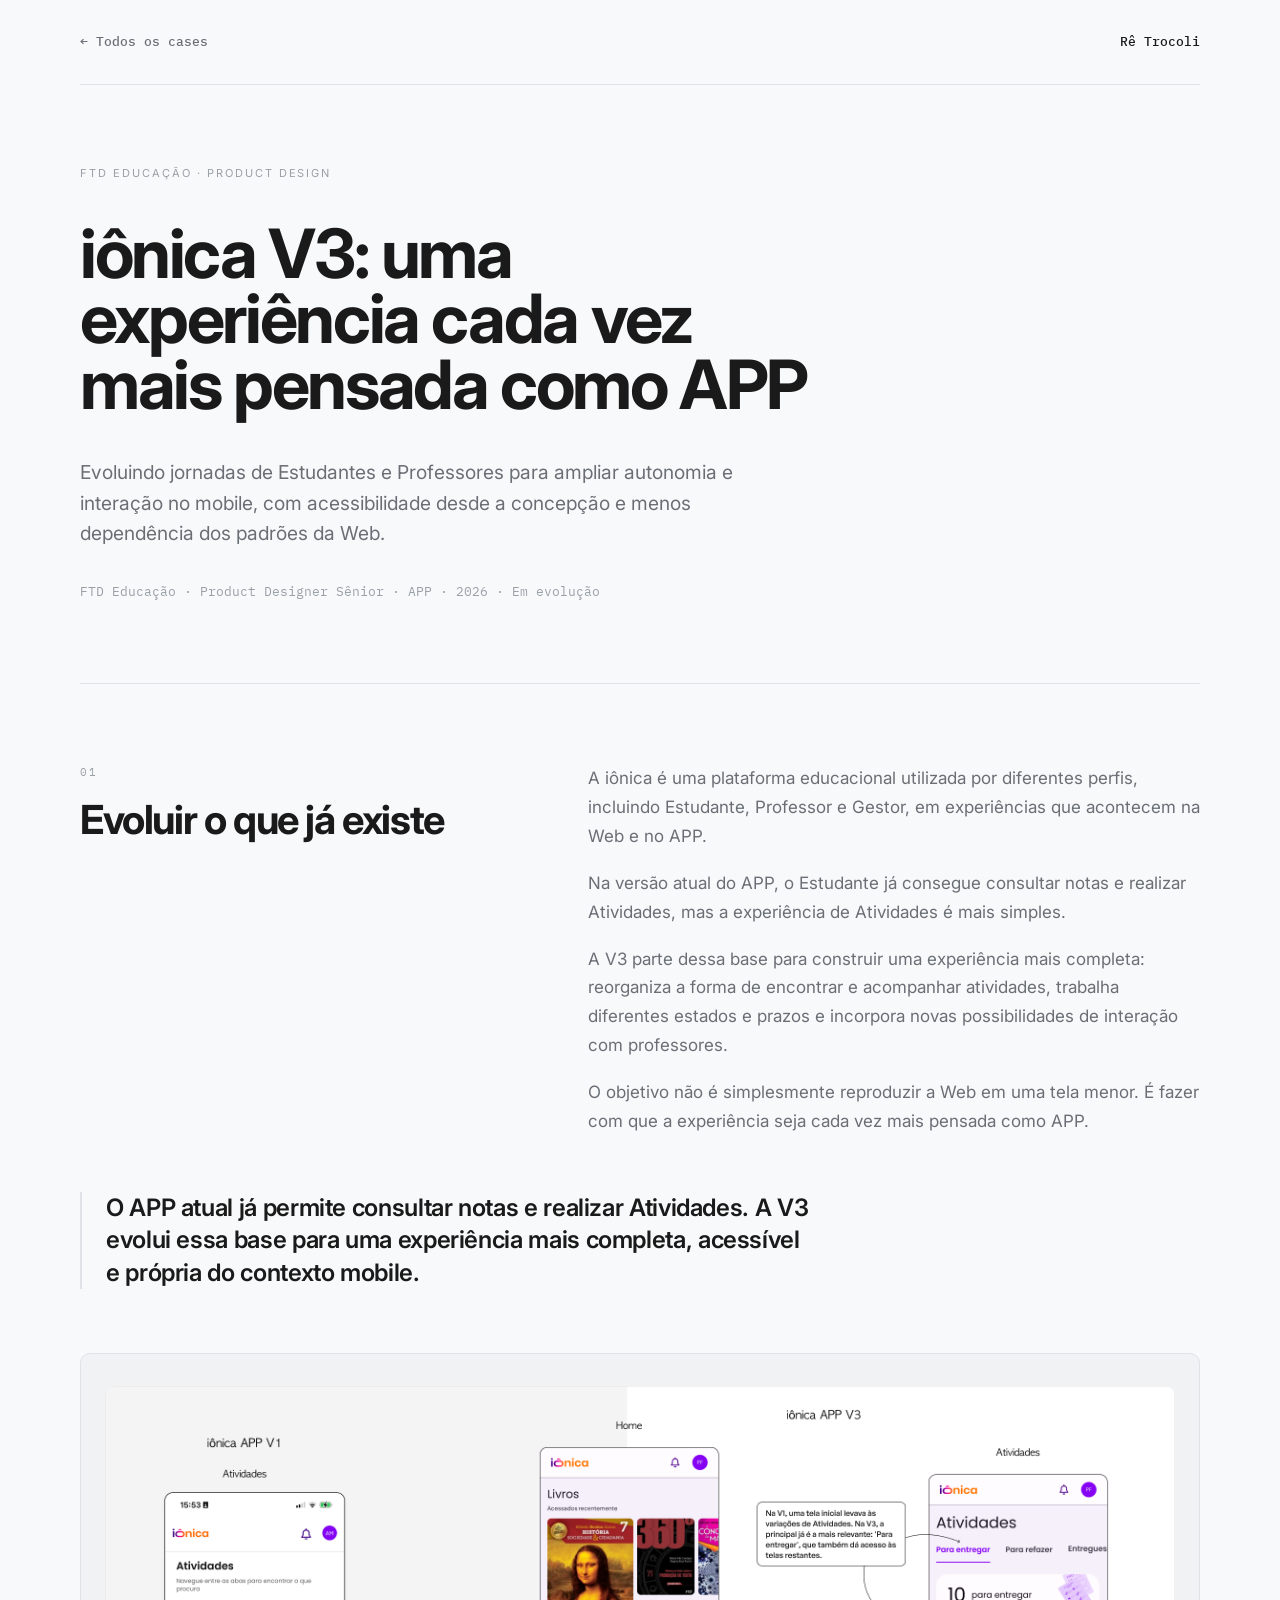
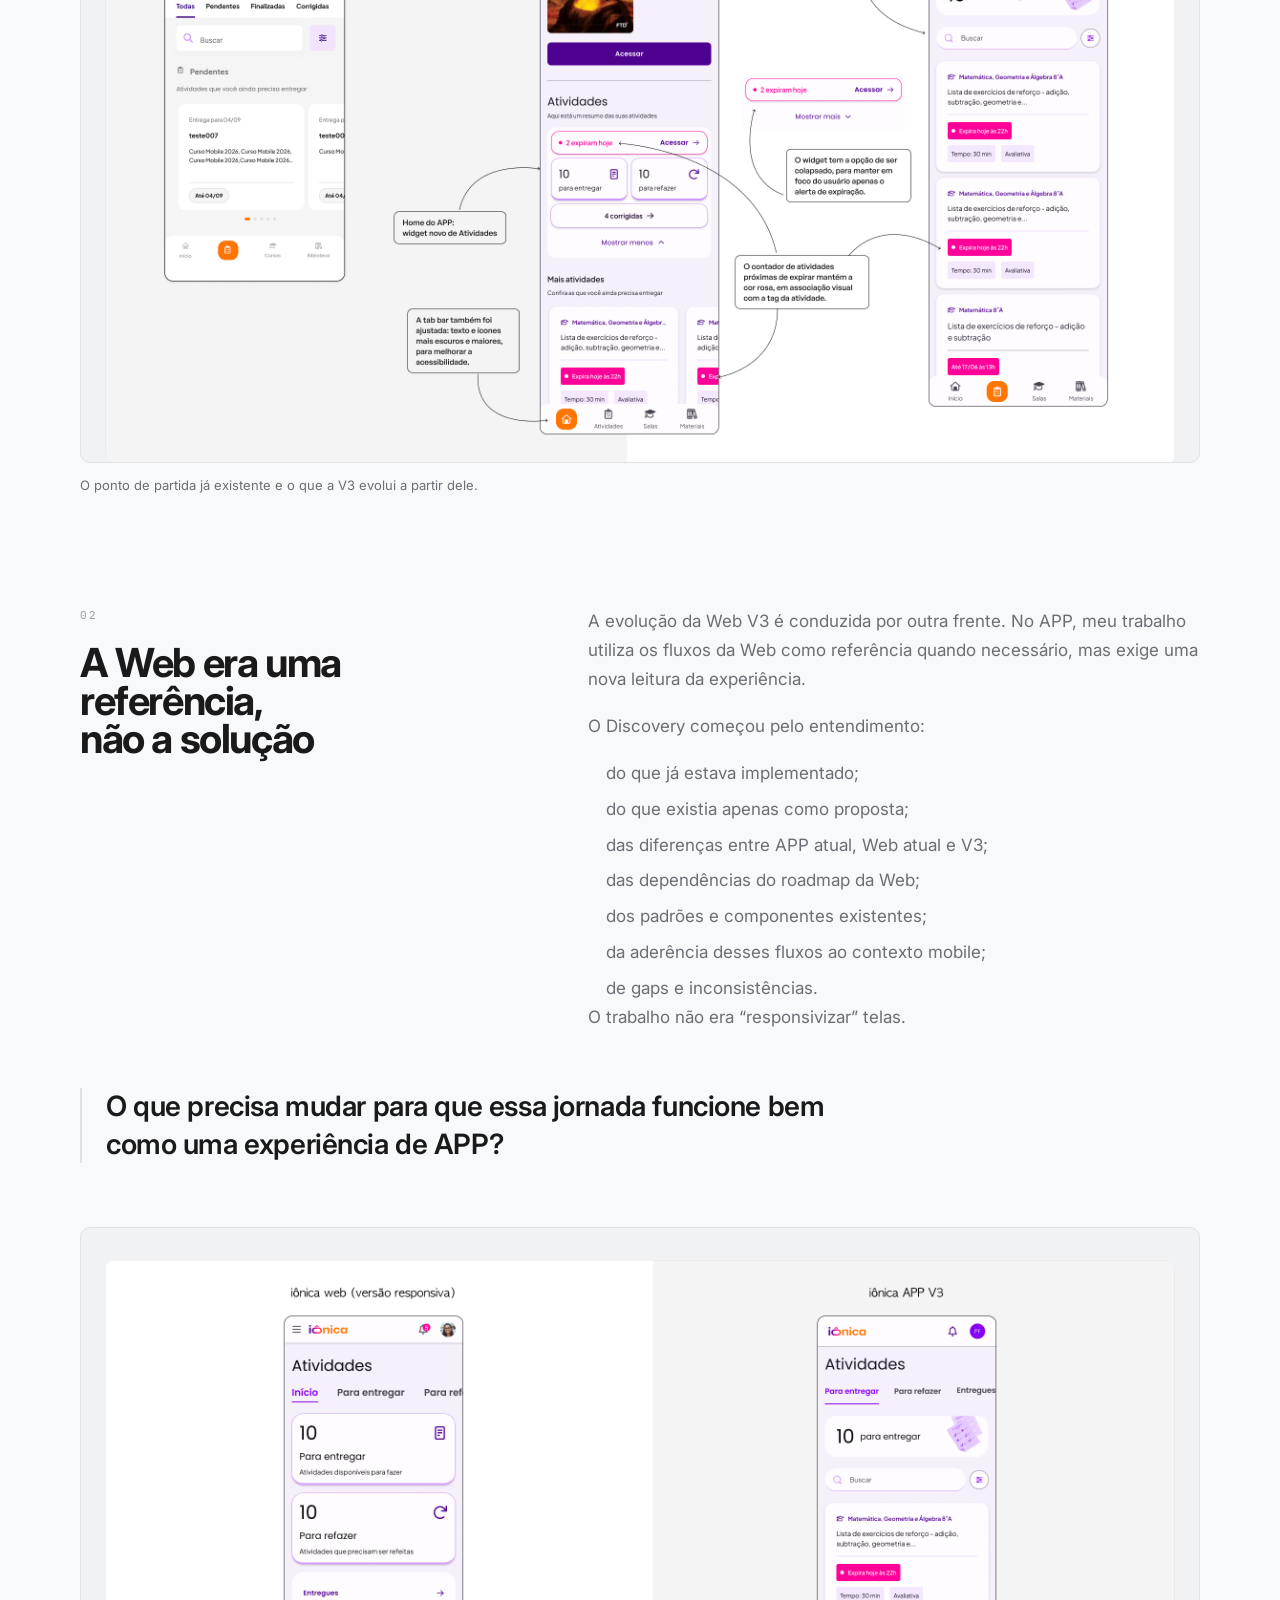
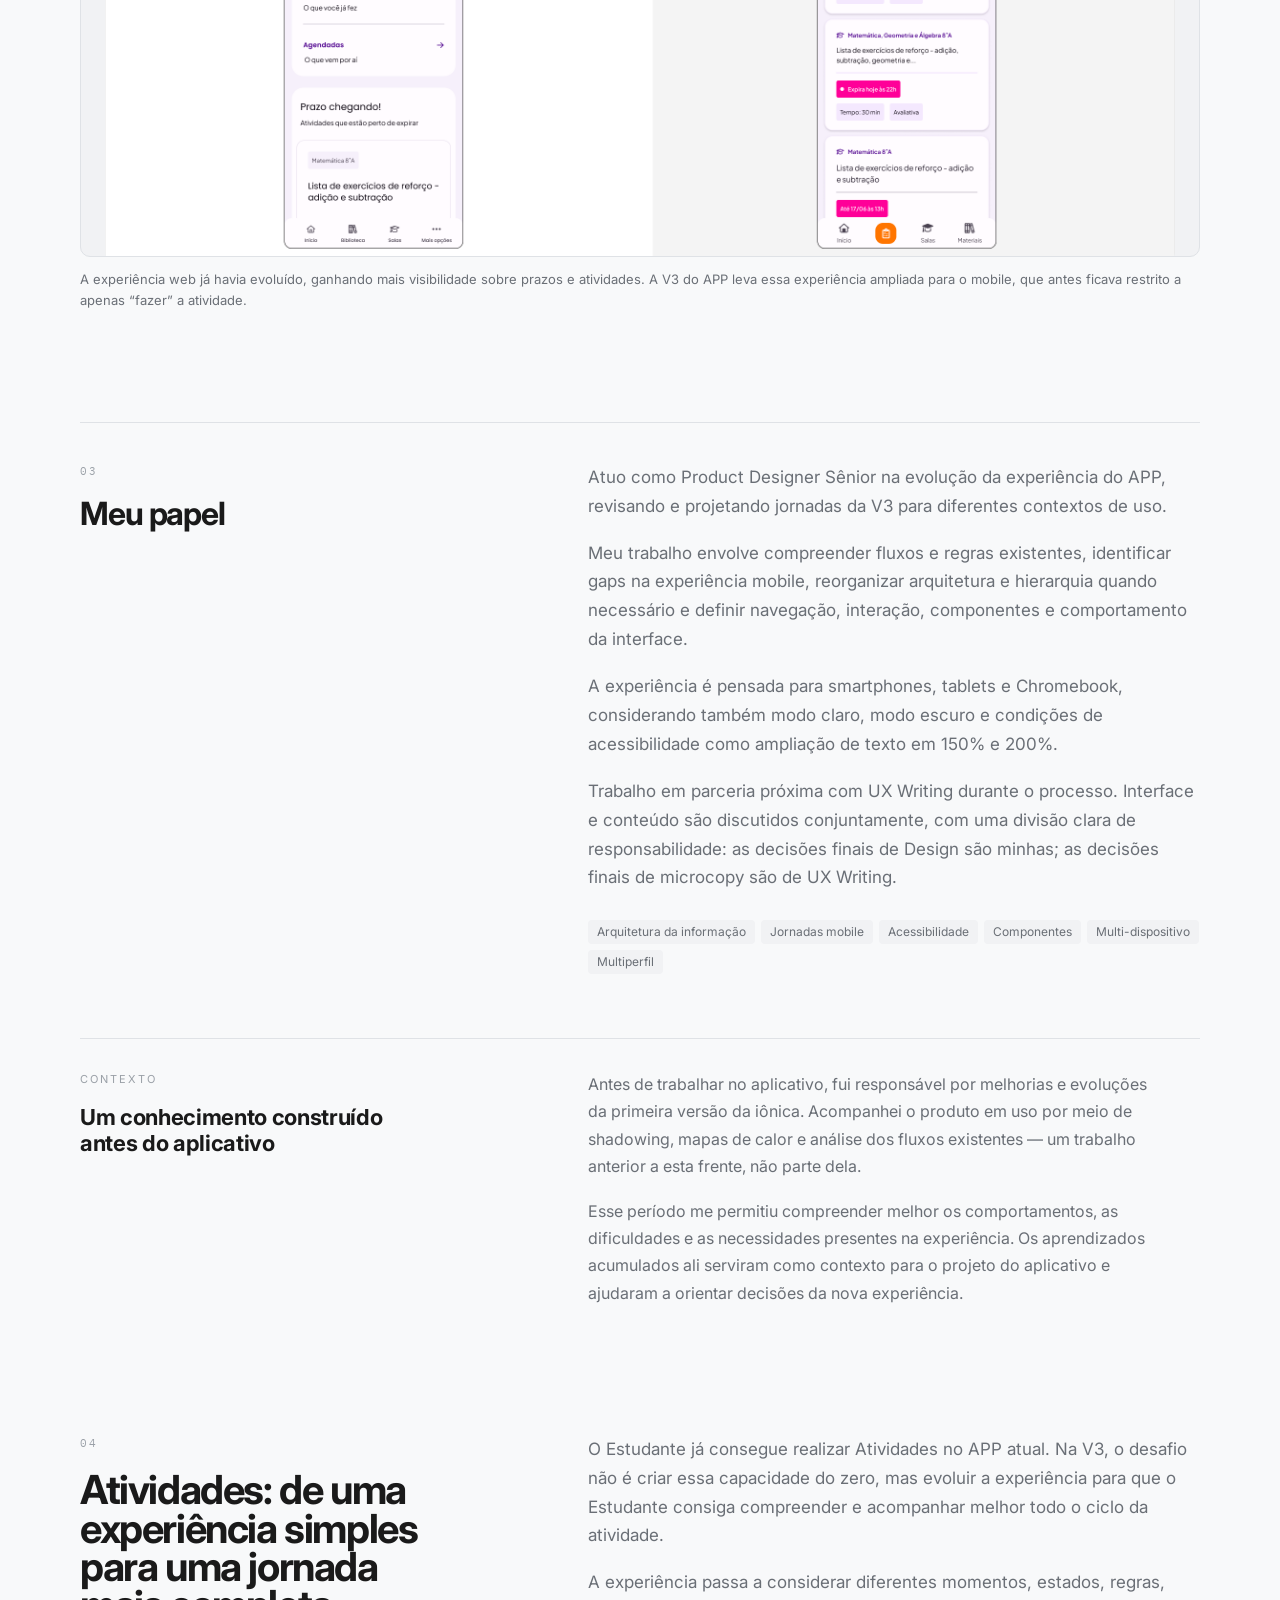
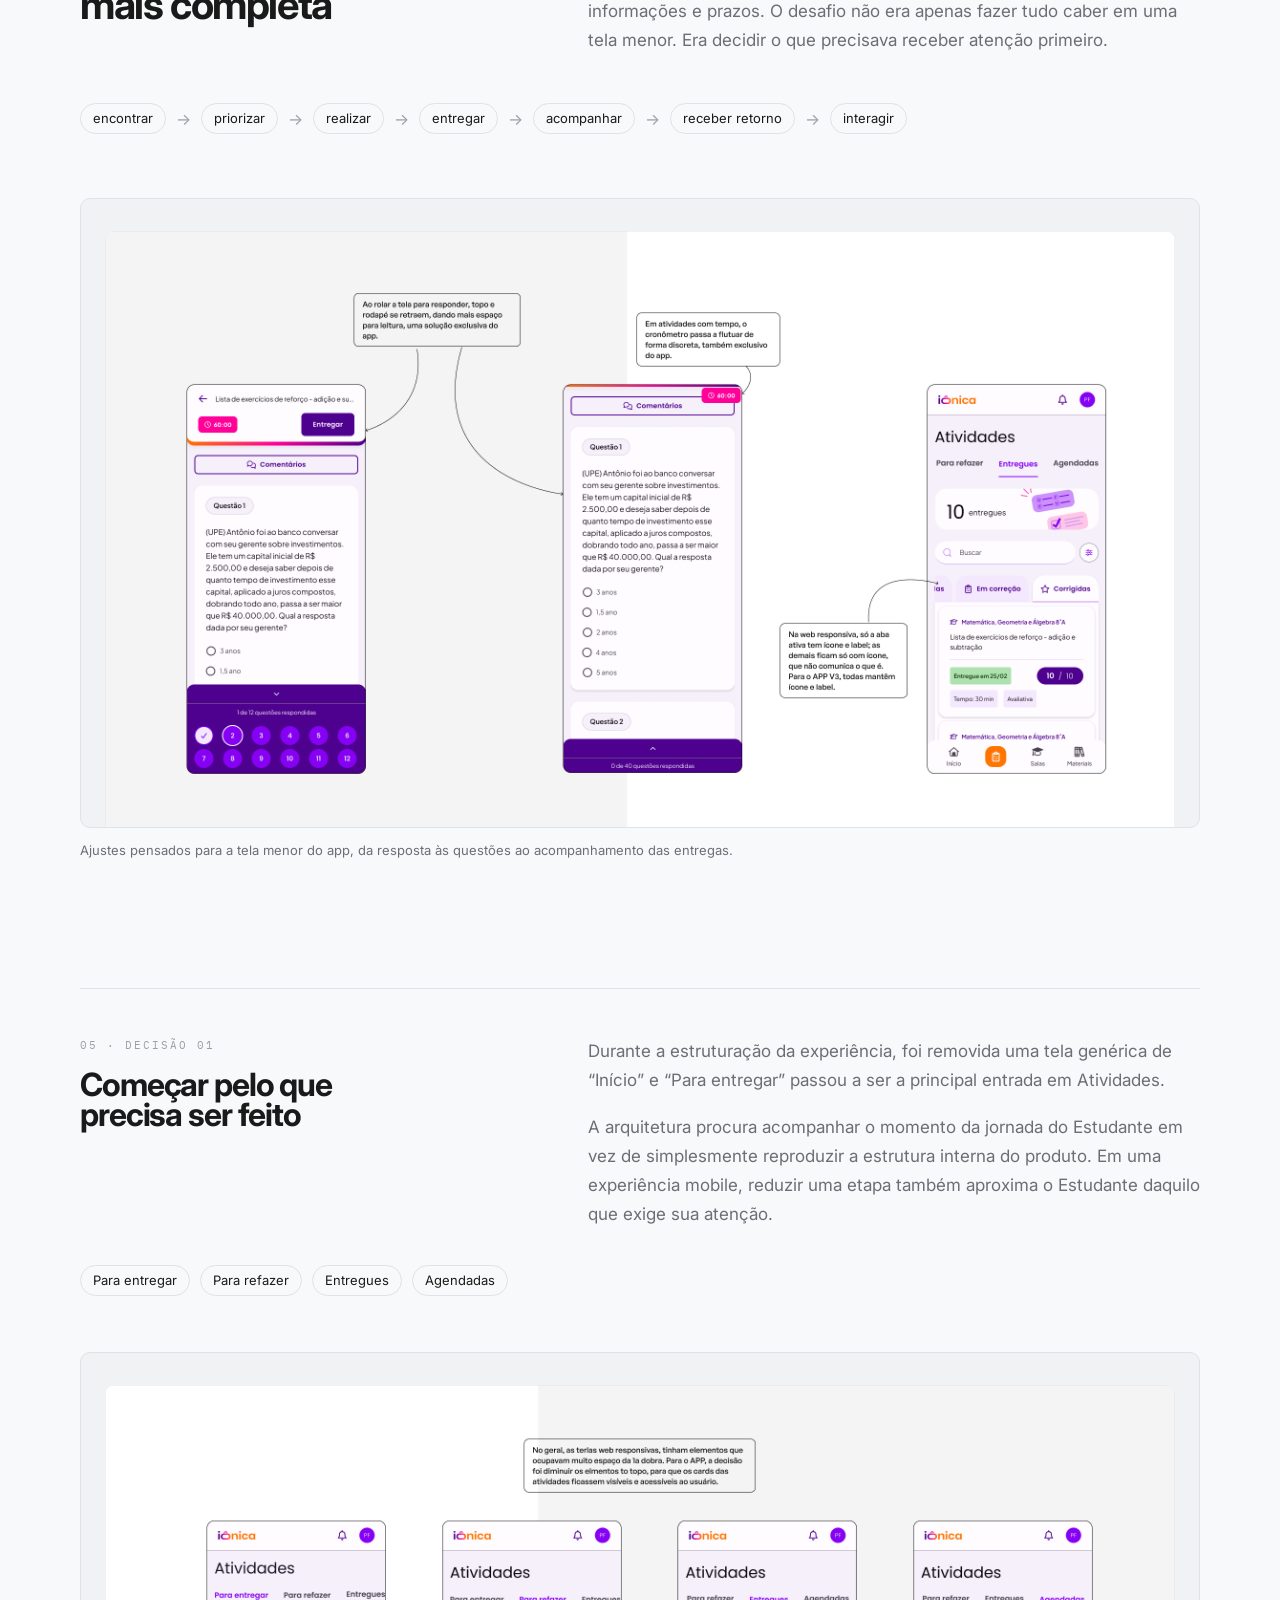
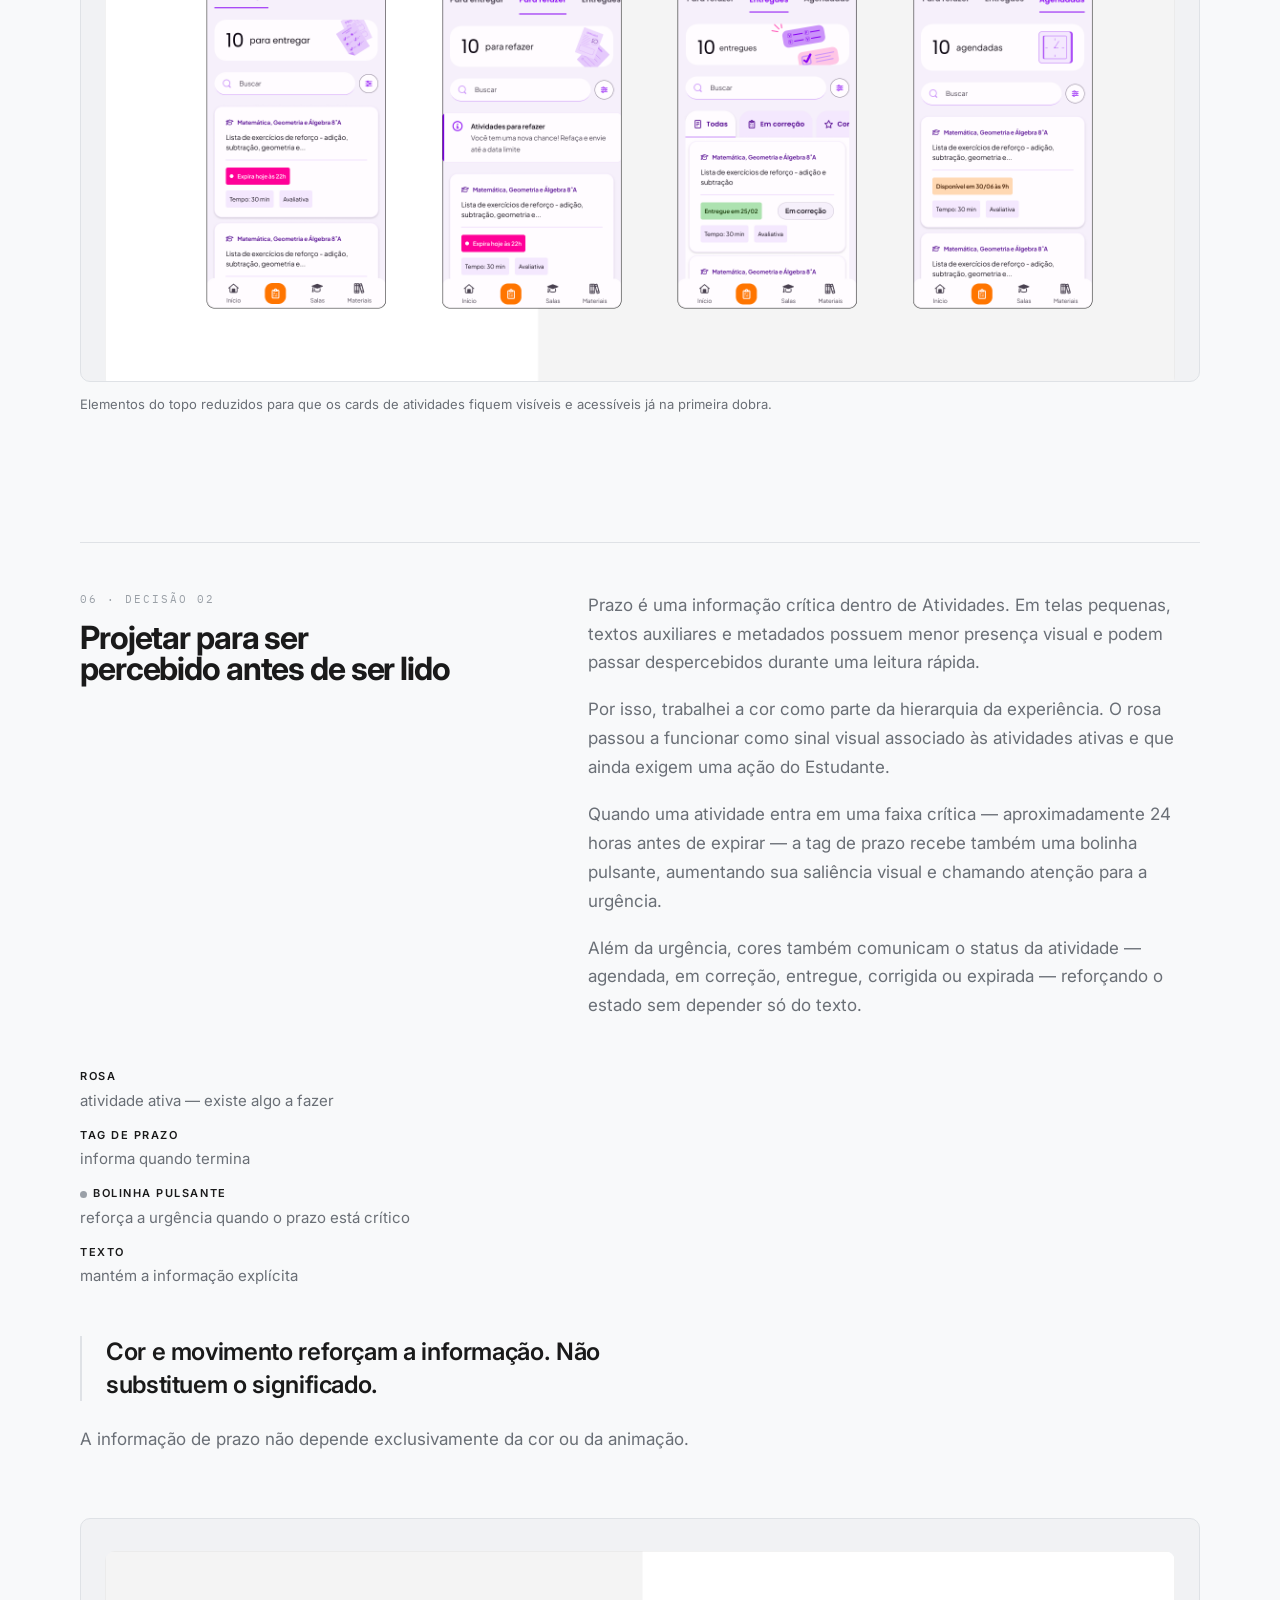
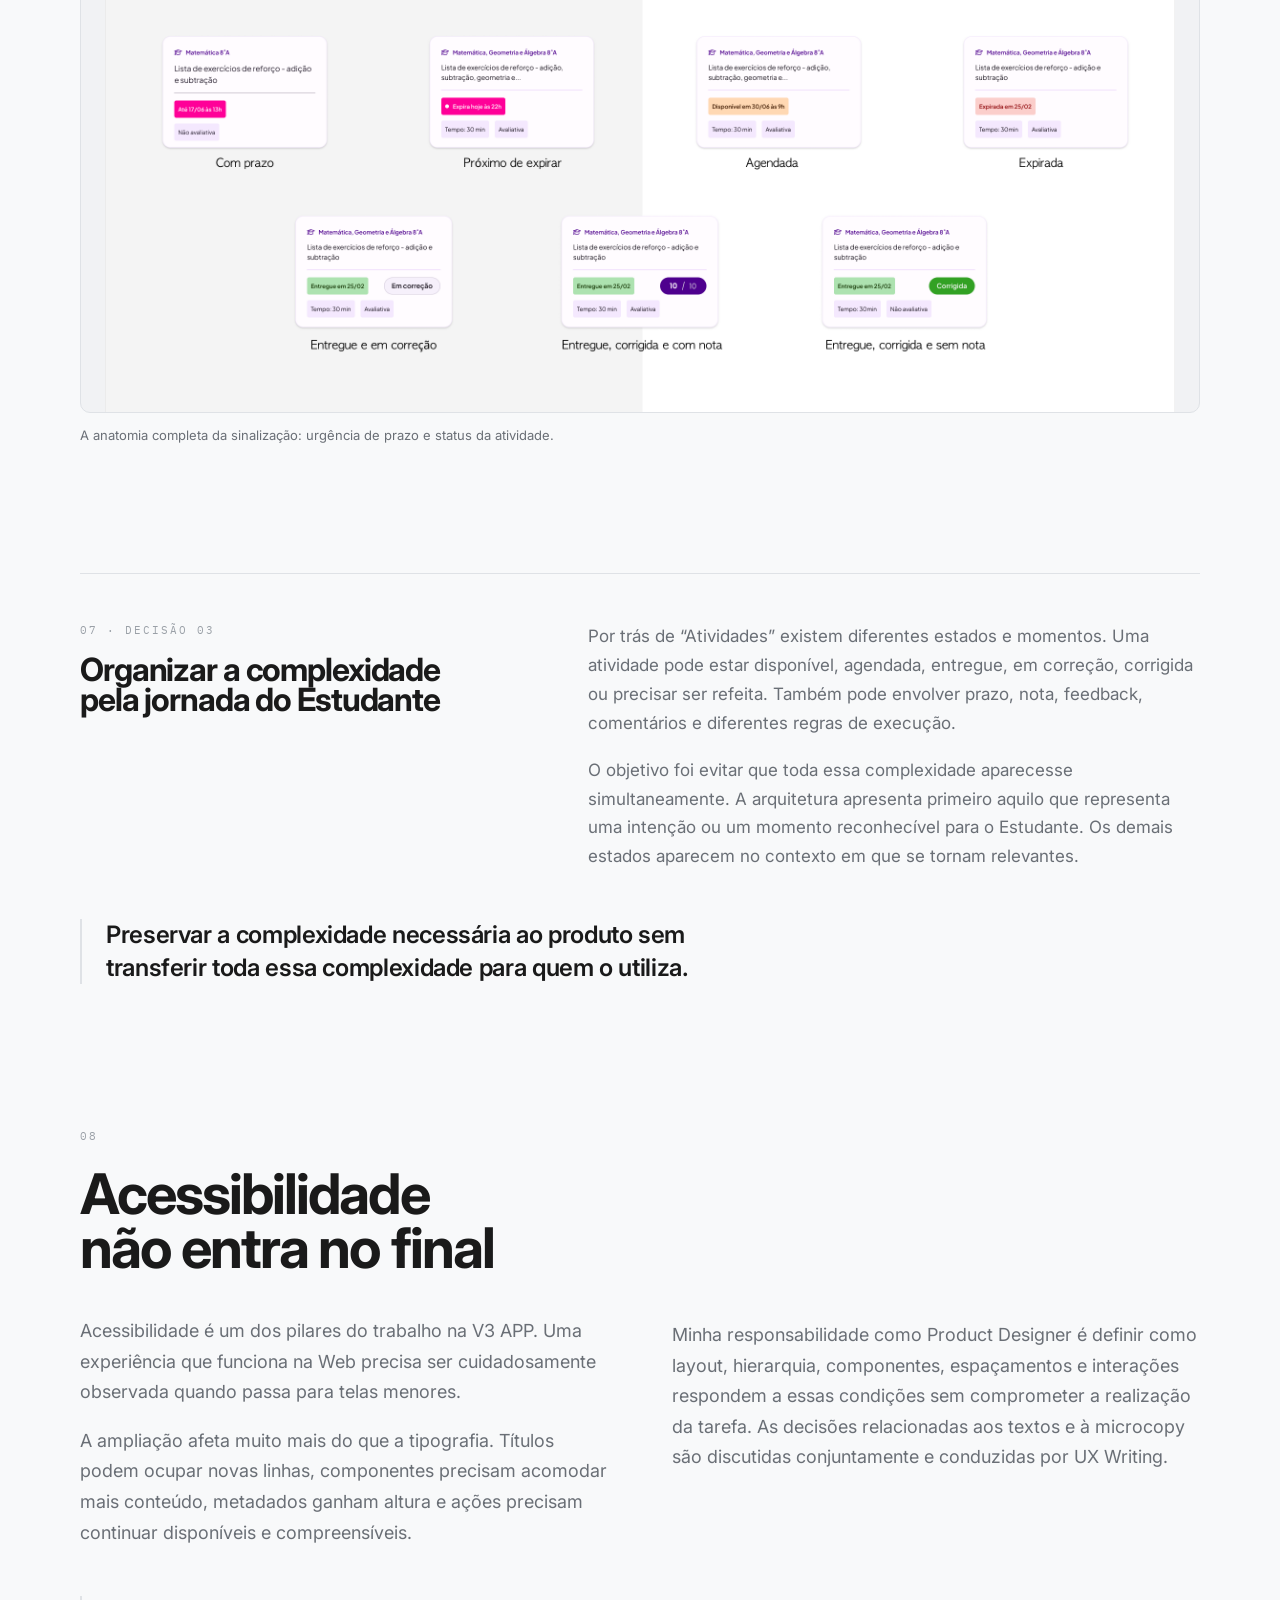
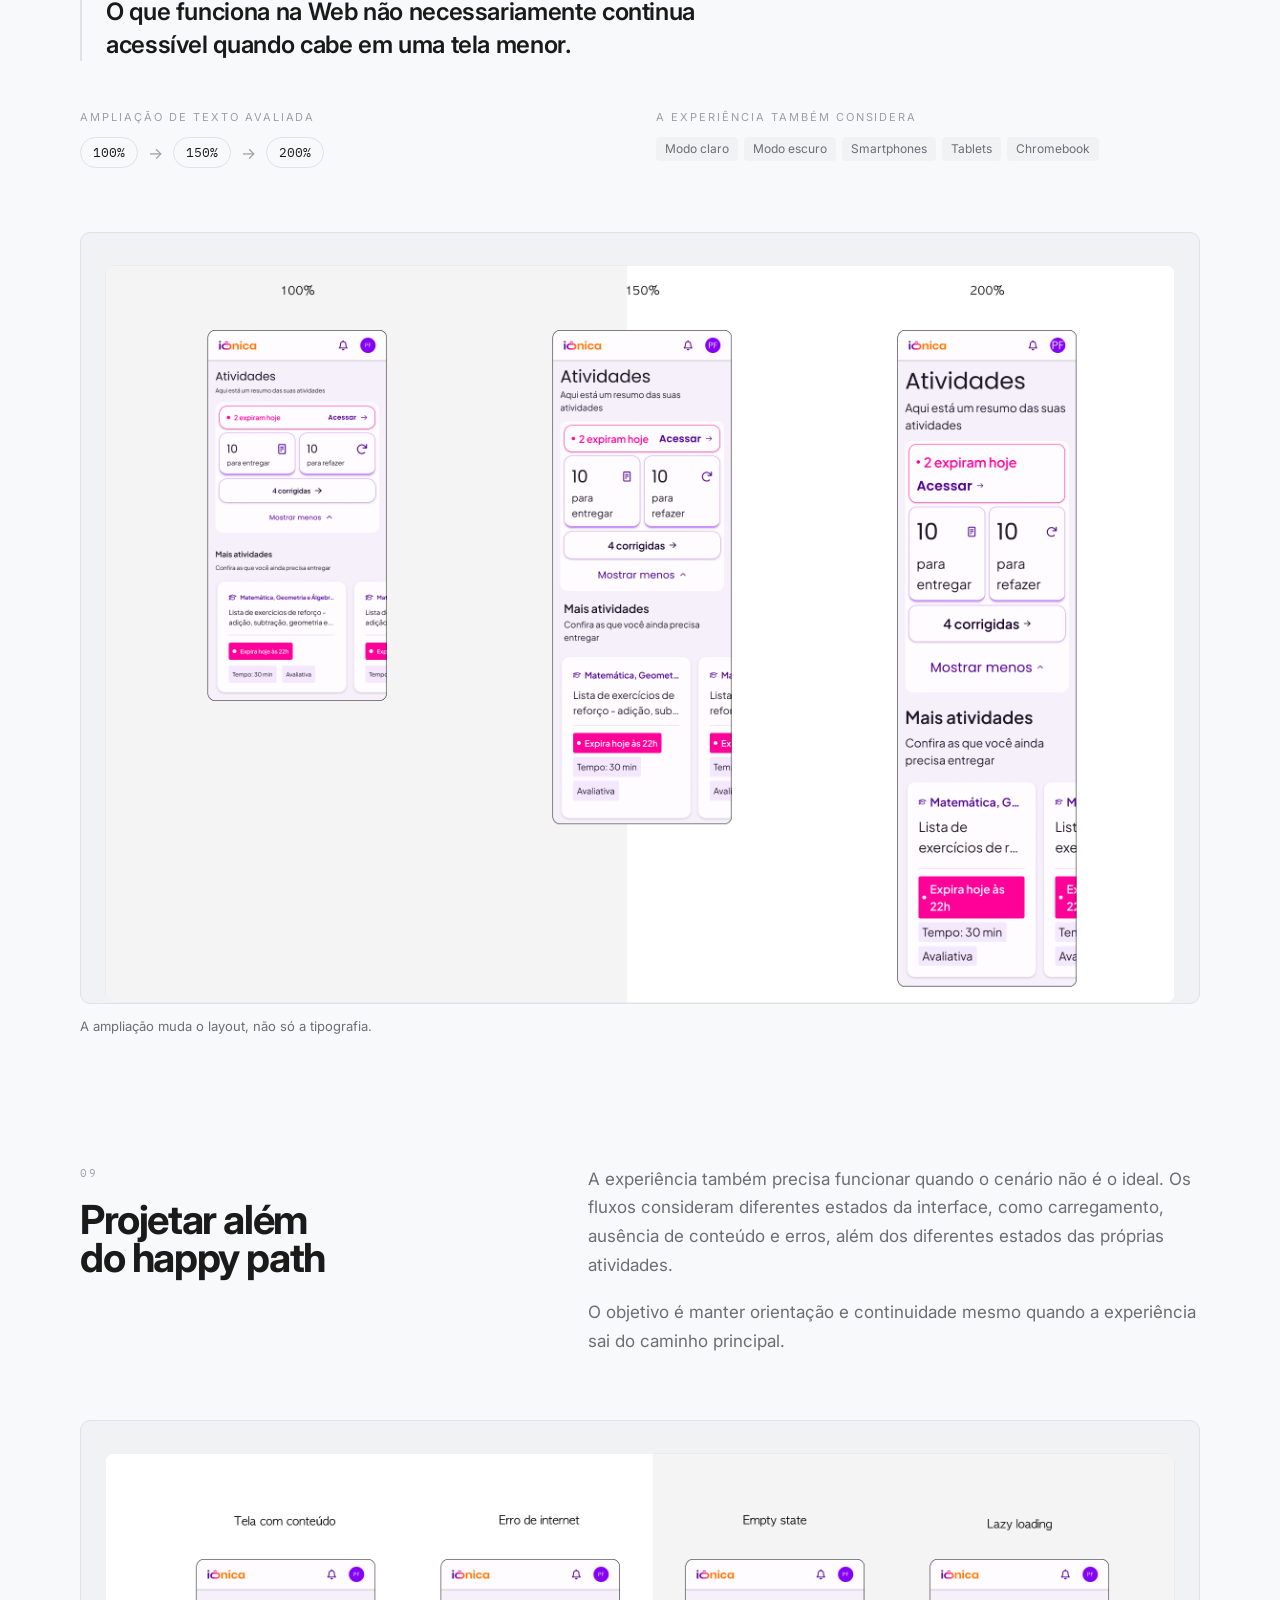
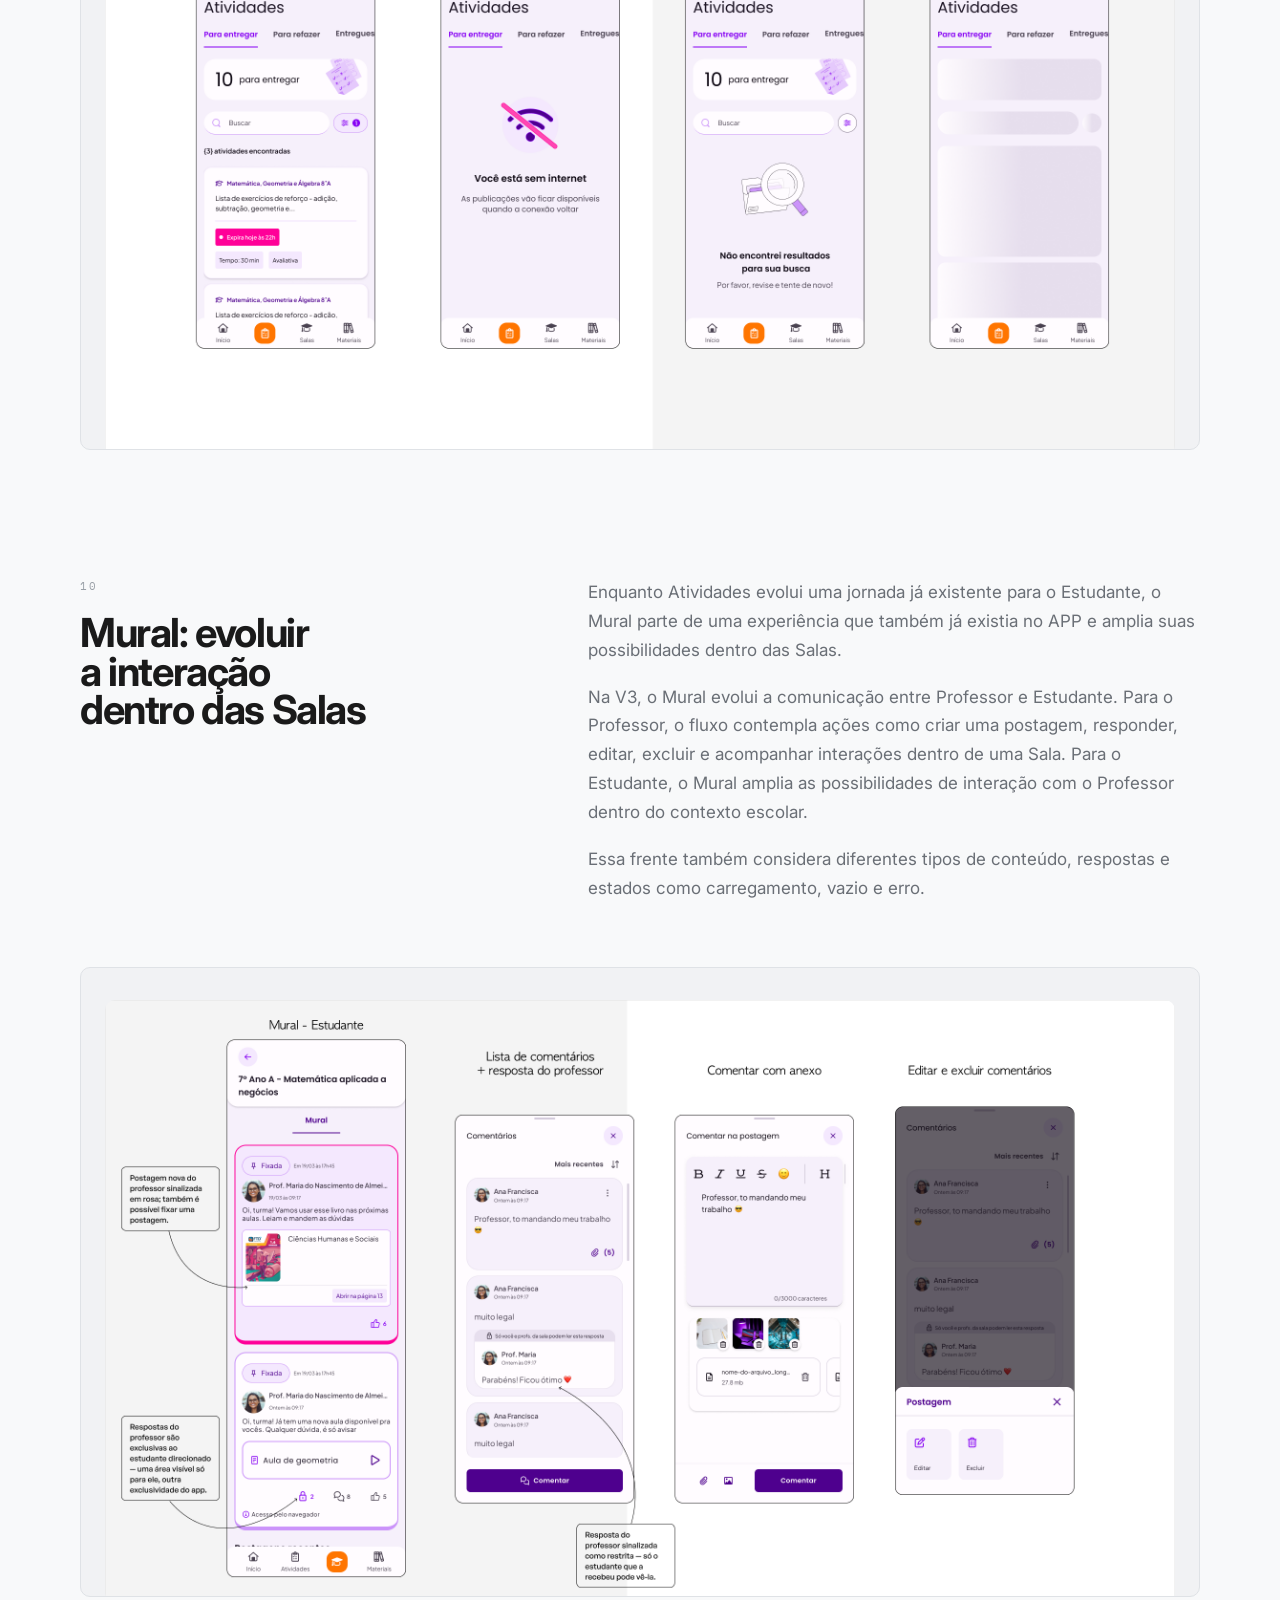
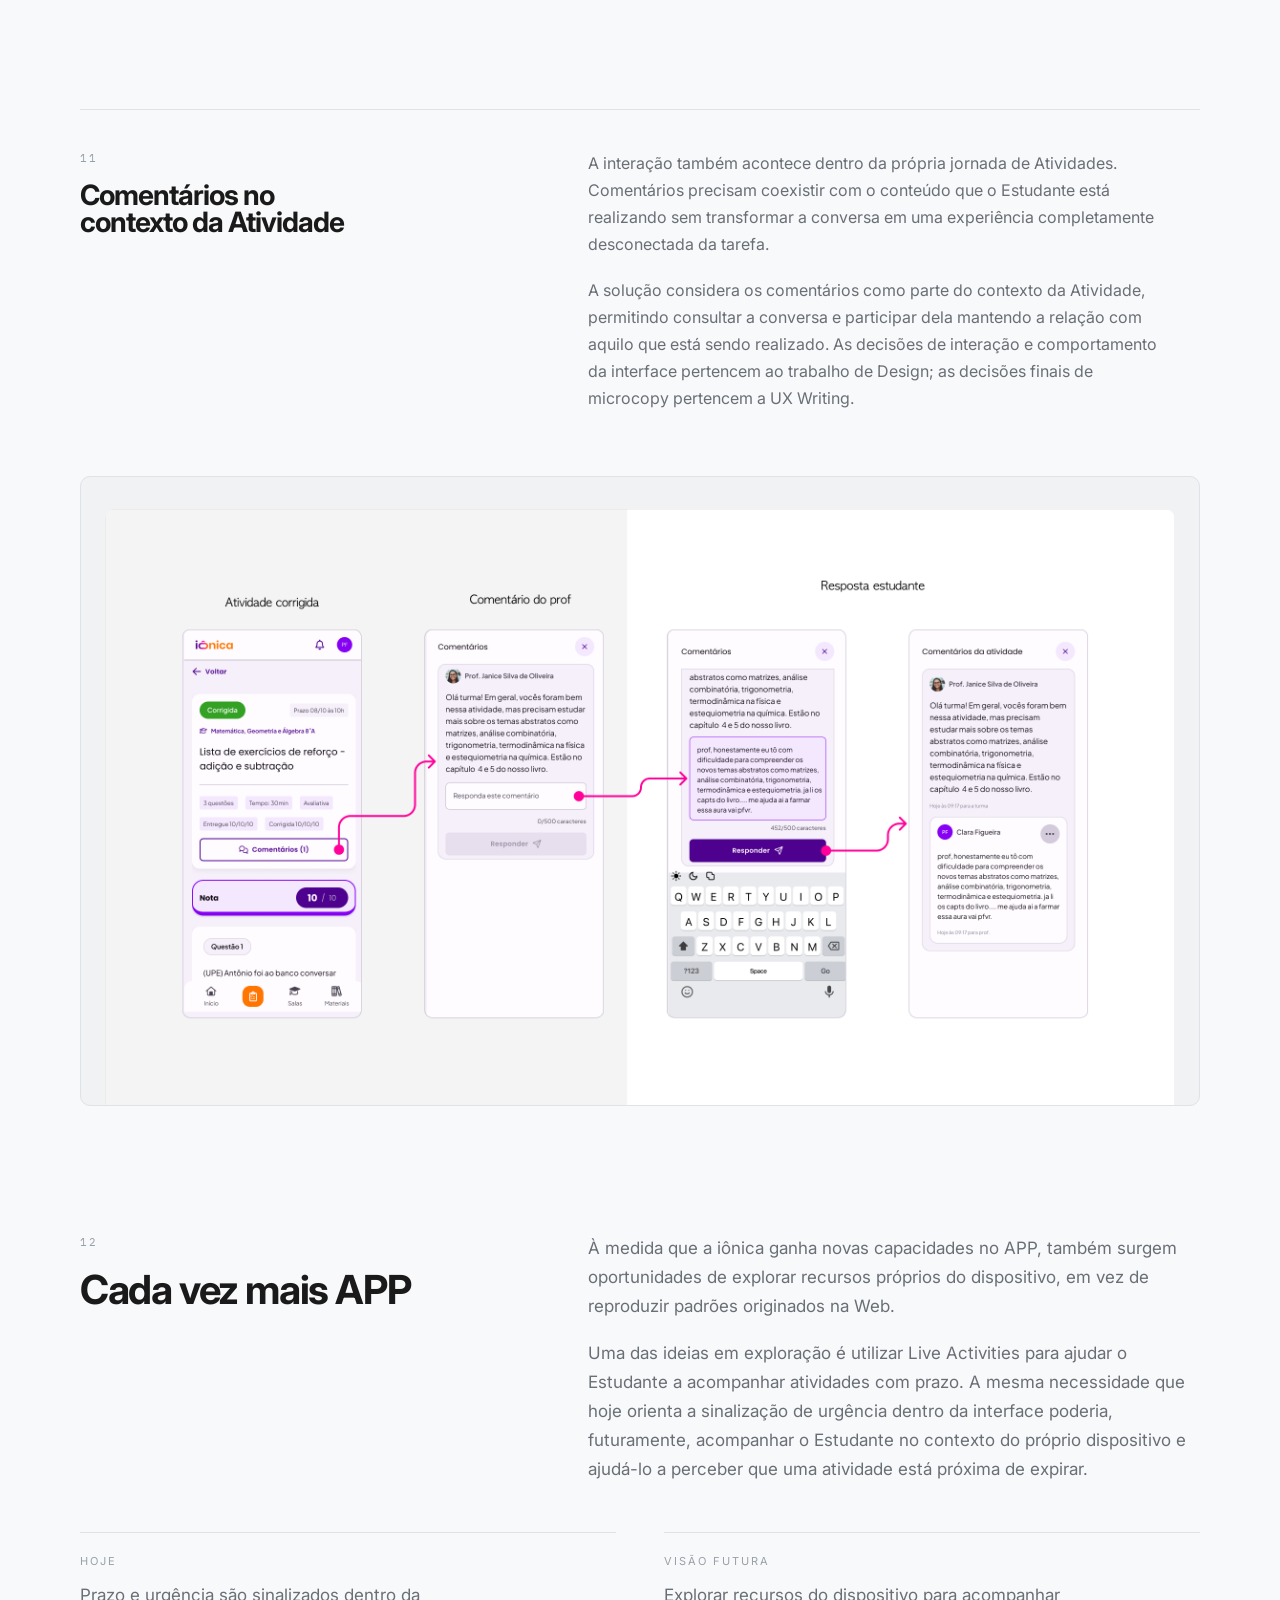
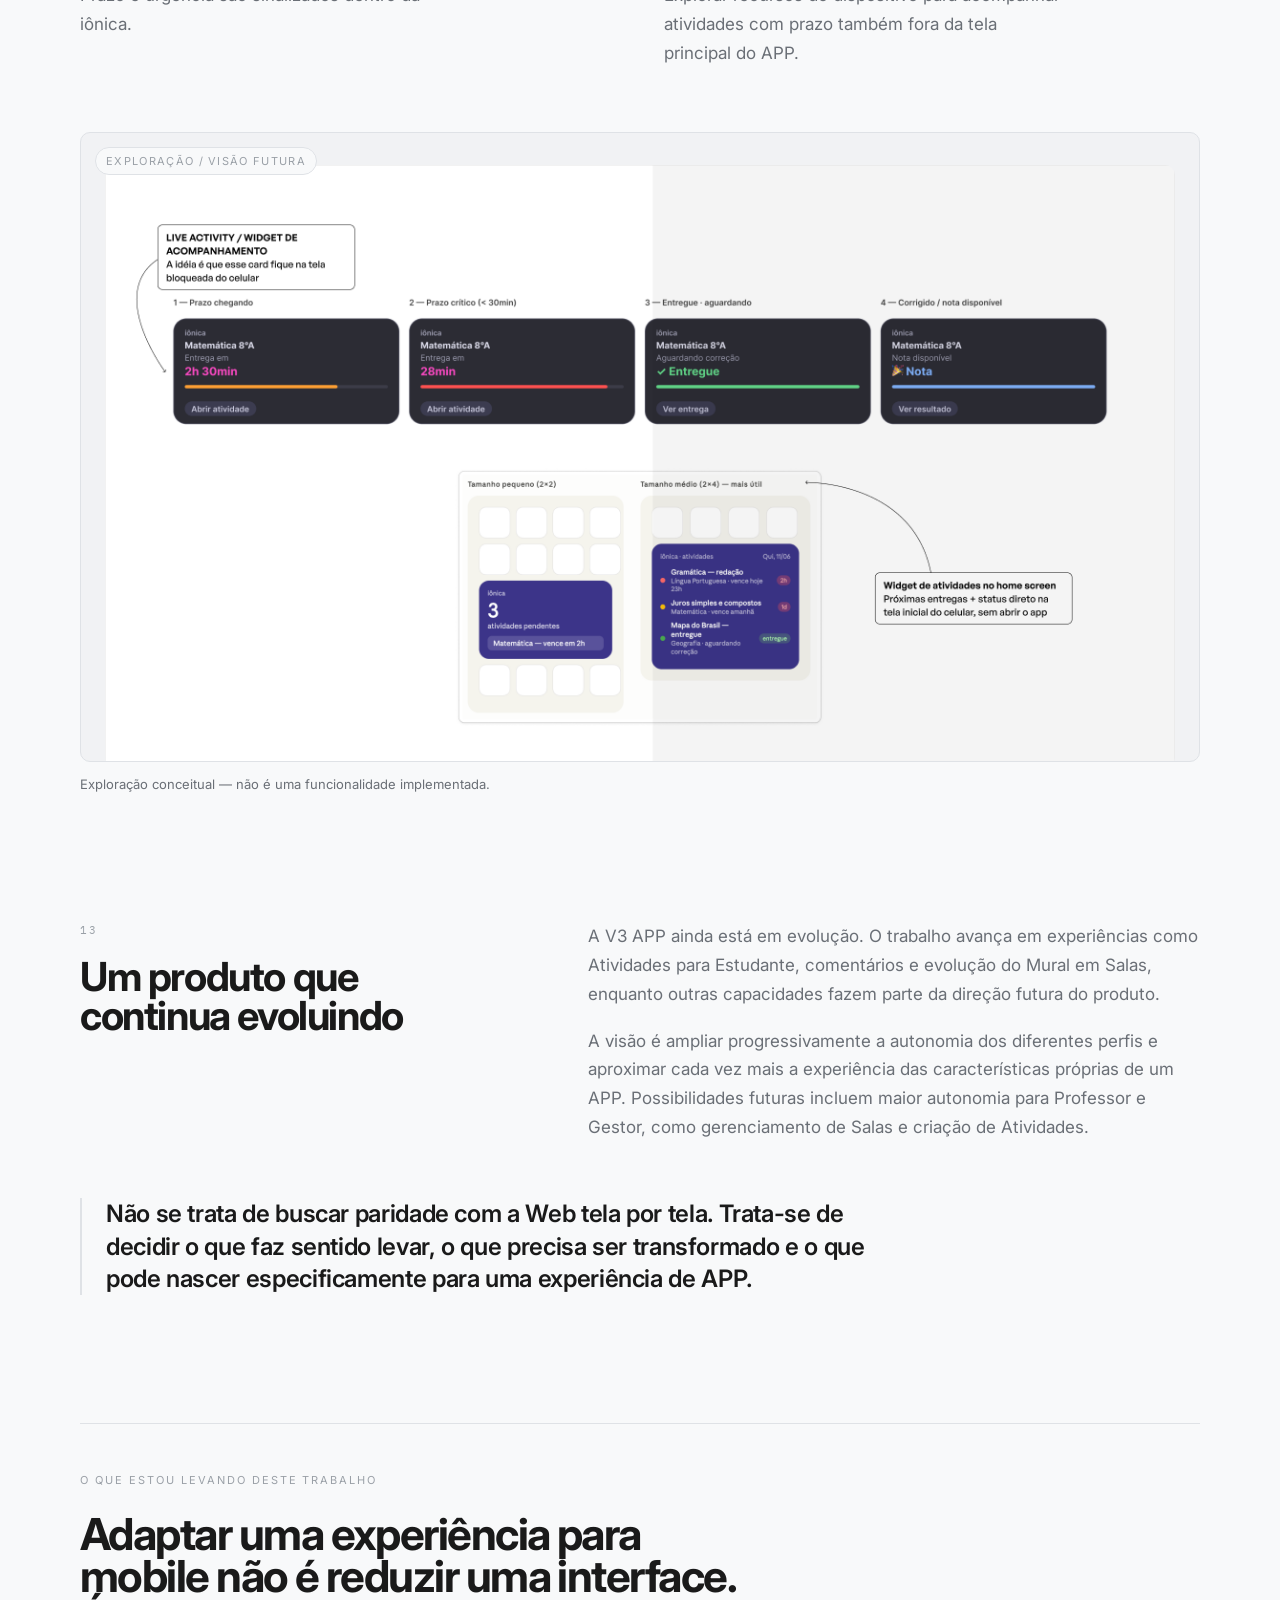
<file: cases/ionica-v3.html>
<!DOCTYPE html>

<html lang="pt-BR">
<head>
<meta charset="utf-8"/>
<meta content="width=device-width,initial-scale=1" name="viewport"/>
<title>iônica V3 APP (FTD Educação) — Rê Trocoli</title>
<link href="https://fonts.googleapis.com" rel="preconnect"/>
<link crossorigin="" href="https://fonts.gstatic.com" rel="preconnect"/>
<link href="https://fonts.googleapis.com/css2?family=Inter:wght@400;500;600;700&amp;family=IBM+Plex+Mono:wght@400;500&amp;display=swap" rel="stylesheet"/>
<style>
  :root {
    --ground:      #F8F9FA;
    --ground-soft: #F1F2F4;
    --ink:         #1A1A1A;
    --ink-muted:   #6A6F76;
    --ink-faint:   #9AA0A7;
    --rule:        #DFE2E6;
    --accent:      #2E4A62;
  }

  @media (prefers-color-scheme: dark) {
    :root:not([data-theme="light"]) {
      --ground:      #131517;
      --ground-soft: #191C1F;
      --ink:         #ECEDEF;
      --ink-muted:   #949AA2;
      --ink-faint:   #6B7178;
      --rule:        #2A2E33;
      --accent:      #93B4CE;
    }
  }

  :root[data-theme="dark"] {
    --ground:      #131517;
    --ground-soft: #191C1F;
    --ink:         #ECEDEF;
    --ink-muted:   #949AA2;
    --ink-faint:   #6B7178;
    --rule:        #2A2E33;
    --accent:      #93B4CE;
  }

  body {
    background: var(--ground);
    color: var(--ink);
    font-family: "Inter", -apple-system, BlinkMacSystemFont, "SF Pro Text", "Segoe UI", Helvetica, Arial, sans-serif;
    -webkit-font-smoothing: antialiased;
    text-rendering: optimizeLegibility;
    font-size: 16px;
    line-height: 1.6;
    margin: 0;
  }

  .mono {
    font-family: "IBM Plex Mono", ui-monospace, SFMono-Regular, Menlo, Consolas, monospace;
    font-variant-numeric: tabular-nums;
  }

  .label {
    font-size: 0.6875rem;
    letter-spacing: 0.18em;
    text-transform: uppercase;
    color: var(--ink-faint);
  }

  h1, h2, h3 { text-wrap: balance; }

  .display { font-weight: 700; letter-spacing: -0.035em; line-height: 0.96; }

  .rule-top { border-top: 1px solid var(--rule); }

  /* Navegação ---------------------------------------------------------------- */
  .nav-link { color: var(--ink-muted); text-decoration: none; transition: color 200ms ease; }
  .nav-link:hover { color: var(--accent); }
  .nav-link:focus-visible { outline: 2px solid var(--accent); outline-offset: 3px; border-radius: 2px; }
  .nav-link .arrow { display: inline-block; transition: transform 220ms ease; }
  .nav-link:hover .arrow { transform: translateX(-0.2rem); }
  .nav-next:hover .arrow { transform: translateX(0.2rem); }

  /* Tags ---------------------------------------------------------------------- */
  .tag {
    font-size: 0.75rem;
    line-height: 1;
    padding: 0.375rem 0.5625rem;
    border-radius: 4px;
    background: var(--ground-soft);
    color: var(--ink-muted);
  }
  .tags { display: flex; flex-wrap: wrap; gap: 0.375rem; }

  /* Placeholders --------------------------------------------------------------- */
  figure { margin: 0; }
  .shot {
    border-radius: 10px;
    background: var(--ground-soft);
    border: 1px solid var(--rule);
    overflow: hidden;
    display: grid;
    place-items: center;
    text-align: center;
    padding: 2rem 1.5rem;
    position: relative;
  }
  .shot img { width: 100%; height: auto; display: block; border-radius: 10px; }
  .shot-note { font-size: 0.8125rem; line-height: 1.5; color: var(--ink-faint); max-width: 36ch; }
  figcaption { margin-top: 0.75rem; font-size: 0.8125rem; line-height: 1.55; color: var(--ink-muted); }

  /* Selo discreto para conteúdo exploratório ------------------------------------ */
  .badge-future {
    position: absolute;
    top: 0.875rem;
    left: 0.875rem;
    font-size: 0.6875rem;
    letter-spacing: 0.12em;
    text-transform: uppercase;
    color: var(--ink-faint);
    border: 1px solid var(--rule);
    border-radius: 999px;
    padding: 0.3125rem 0.625rem;
    background: var(--ground);
  }

  /* Destaque editorial ---------------------------------------------------------- */
  .pull {
    border-left: 2px solid var(--rule);
    padding-left: 1.5rem;
    font-weight: 600;
    letter-spacing: -0.015em;
    line-height: 1.35;
    color: var(--ink);
  }

  /* Cadeia da jornada / passos -------------------------------------------------- */
  .chain { display: flex; flex-wrap: wrap; align-items: center; gap: 0.5rem 0.625rem; }
  .chain li { display: flex; align-items: center; gap: 0.625rem; }
  .chain .step {
    font-size: 0.8125rem;
    line-height: 1;
    padding: 0.5rem 0.75rem;
    border: 1px solid var(--rule);
    border-radius: 999px;
    color: var(--ink);
    white-space: nowrap;
  }
  .chain .sep { color: var(--ink-faint); }

  /* Legenda de sinalização ------------------------------------------------------- */
  .signal-list { display: grid; gap: 0.875rem; }
  .signal-list dt {
    font-size: 0.6875rem;
    letter-spacing: 0.14em;
    text-transform: uppercase;
    color: var(--ink);
    font-weight: 600;
  }
  .signal-list dd { margin: 0.25rem 0 0; color: var(--ink-muted); font-size: 0.9375rem; line-height: 1.6; }

  .dot {
    display: inline-block;
    width: 0.4375rem;
    height: 0.4375rem;
    border-radius: 999px;
    background: var(--ink-faint);
    vertical-align: middle;
    margin-right: 0.375rem;
  }
  .dot-pulse { animation: pulse 1.8s ease-in-out infinite; }
  @keyframes pulse {
    0%, 100% { opacity: 1; }
    50%      { opacity: 0.25; }
  }

  /* Hoje / visão futura ----------------------------------------------------------- */
  .horizon { border-top: 1px solid var(--rule); padding-top: 1.25rem; }
  .horizon-label {
    font-size: 0.6875rem;
    letter-spacing: 0.18em;
    text-transform: uppercase;
    color: var(--ink-faint);
  }

  .prose { color: var(--ink-muted); line-height: 1.7; }
  .prose p + p { margin-top: 1.125rem; }
  .prose ul { margin: 1.125rem 0 0; padding-left: 1.125rem; }
  .prose li + li { margin-top: 0.4375rem; }

  @media (prefers-reduced-motion: reduce) {
    * { transition-duration: 0.01ms !important; animation-duration: 0.01ms !important; }
    .nav-link .arrow { transform: none !important; }
    .dot-pulse { animation: none !important; opacity: 1 !important; }
  }
</style>
<meta content="Evoluindo jornadas de Estudantes e Professores para ampliar autonomia e interação no mobile, com acessibilidade desde a concepção e menos dependência dos padrões da Web." name="description"/>
<meta content="website" property="og:type"/>
<meta content="iônica V3 APP (FTD Educação) — Rê Trocoli" property="og:title"/>
<meta content="Evoluindo jornadas de Estudantes e Professores para ampliar autonomia e interação no mobile, com acessibilidade desde a concepção e menos dependência dos padrões da Web." property="og:description"/>
<meta content="pt_BR" property="og:locale"/>
<meta content="#F8F9FA" name="theme-color"/>
<link href="data:image/svg+xml,%3Csvg xmlns='http://www.w3.org/2000/svg' viewBox='0 0 64 64'%3E%3Crect width='64' height='64' rx='14' fill='%231A1A1A'/%3E%3Ctext x='50%25' y='54%25' text-anchor='middle' dominant-baseline='middle' font-family='Inter,Arial,sans-serif' font-weight='600' font-size='30' fill='%23F8F9FA'%3ERT%3C/text%3E%3C/svg%3E" rel="icon"/>
<link rel="stylesheet" href="../assets/site.css">
</head>
<body>
<div class="mx-auto w-full max-w-[76rem] px-5 sm:px-8 lg:px-12">
<!-- Topo ---------------------------------------------------------------------- -->
<header class="flex flex-wrap items-baseline justify-between gap-x-6 gap-y-2 py-6 sm:py-8">
<a class="nav-link mono text-[0.8125rem] font-medium" href="../index.html">
<span aria-hidden="true" class="arrow">←</span> Todos os cases
    </a>
<a class="nav-link mono text-[0.8125rem] font-medium" href="../index.html" style="color: var(--ink);">Rê Trocoli</a>
</header>
<!-- Hero ----------------------------------------------------------------------- -->
<section class="rule-top pt-10 pb-12 sm:pt-14 sm:pb-16 lg:pt-20 lg:pb-20">
<p class="label mb-8 sm:mb-10">FTD Educação · Product Design</p>
<h1 class="display text-[clamp(2.25rem,6vw,4.25rem)] max-w-[18ch]">
      iônica V3: uma experiência cada vez mais pensada como APP
    </h1>
<p class="mt-8 sm:mt-10 max-w-[58ch] text-[clamp(1.0625rem,1.5vw,1.375rem)] leading-[1.6]" style="color: var(--ink-muted);">
      Evoluindo jornadas de Estudantes e Professores para ampliar autonomia e interação no mobile,
      com acessibilidade desde a concepção e menos dependência dos padrões da Web.
    </p>
<p class="mono mt-8 text-[0.8125rem] leading-[1.7]" style="color: var(--ink-faint);">
      FTD Educação · Product Designer Sênior · APP · 2026 · Em evolução
    </p>
</section>
<!-- 01 — Evoluir o que já existe ------------------------------------------------- -->
<section aria-labelledby="evoluir" class="rule-top pt-14 sm:pt-20">
<div class="grid gap-x-16 gap-y-7 lg:grid-cols-[minmax(0,0.42fr)_minmax(0,0.58fr)]">
<div>
<p class="label mono mb-5">01</p>
<h2 class="display text-[clamp(1.75rem,3.6vw,2.5rem)] max-w-[16ch]" id="evoluir">
          Evoluir o que já existe
        </h2>
</div>
<div class="prose max-w-[58ch] text-[1rem] sm:text-[1.0625rem]">
<p>
          A iônica é uma plataforma educacional utilizada por diferentes perfis, incluindo
          Estudante, Professor e Gestor, em experiências que acontecem na Web e no APP.
        </p>
<p>
          Na versão atual do APP, o Estudante já consegue consultar notas e realizar Atividades,
          mas a experiência de Atividades é mais simples.
        </p>
<p>
          A V3 parte dessa base para construir uma experiência mais completa: reorganiza a forma de
          encontrar e acompanhar atividades, trabalha diferentes estados e prazos e incorpora novas
          possibilidades de interação com professores.
        </p>
<p>
          O objetivo não é simplesmente reproduzir a Web em uma tela menor. É fazer com que a
          experiência seja cada vez mais pensada como APP.
        </p>
</div>
</div>
<p class="pull mt-12 sm:mt-14 max-w-[46ch] text-[clamp(1.125rem,2.2vw,1.5rem)]">
      O APP atual já permite consultar notas e realizar Atividades. A V3 evolui essa base para uma
      experiência mais completa, acessível e própria do contexto mobile.
    </p>
<!-- IMAGEM 01 -->
<figure class="mt-12 sm:mt-16">
<div class="shot" style="aspect-ratio: 2240 / 1420;">
<img alt="Comparação entre a experiência atual e a evolução da iônica V3 no APP." src="img/ionica-01-atual-v3.png"/>
</div>
<figcaption>O ponto de partida já existente e o que a V3 evolui a partir dele.</figcaption>
</figure>
</section>
<!-- 02 — A Web era referência ------------------------------------------------------ -->
<section aria-labelledby="web-referencia" class="pt-16 sm:pt-24 lg:pt-28">
<div class="grid gap-x-16 gap-y-7 lg:grid-cols-[minmax(0,0.42fr)_minmax(0,0.58fr)]">
<div>
<p class="label mono mb-5">02</p>
<h2 class="display text-[clamp(1.75rem,3.6vw,2.5rem)] max-w-[16ch]" id="web-referencia">
          A Web era uma referência, não a solução
        </h2>
</div>
<div class="prose max-w-[58ch] text-[1rem] sm:text-[1.0625rem]">
<p>
          A evolução da Web V3 é conduzida por outra frente. No APP, meu trabalho utiliza os fluxos
          da Web como referência quando necessário, mas exige uma nova leitura da experiência.
        </p>
<p>O Discovery começou pelo entendimento:</p>
<ul>
<li>do que já estava implementado;</li>
<li>do que existia apenas como proposta;</li>
<li>das diferenças entre APP atual, Web atual e V3;</li>
<li>das dependências do roadmap da Web;</li>
<li>dos padrões e componentes existentes;</li>
<li>da aderência desses fluxos ao contexto mobile;</li>
<li>de gaps e inconsistências.</li>
</ul>
<p>O trabalho não era “responsivizar” telas.</p>
</div>
</div>
<p class="pull mt-12 sm:mt-14 max-w-[42ch] text-[clamp(1.25rem,2.4vw,1.75rem)]">
      O que precisa mudar para que essa jornada funcione bem como uma experiência de APP?
    </p>
<!-- IMAGEM 02 -->
<figure class="mt-12 sm:mt-16">
<div class="shot" style="aspect-ratio: 2240 / 1260;">
<img alt="A experiência web, já mais ampla, ao lado da V3 do APP que leva essa visibilidade para o mobile." src="img/ionica-02-web-para-app.png"/>
</div>
<figcaption>A experiência web já havia evoluído, ganhando mais visibilidade sobre prazos e atividades. A V3 do APP leva essa experiência ampliada para o mobile, que antes ficava restrito a apenas “fazer” a atividade.</figcaption>
</figure>
</section>
<!-- 03 — Meu papel -------------------------------------------------------------------- -->
<section aria-labelledby="papel" class="pt-16 sm:pt-24 lg:pt-28">
<div class="rule-top pt-10 grid gap-x-16 gap-y-7 lg:grid-cols-[minmax(0,0.42fr)_minmax(0,0.58fr)]">
<div>
<p class="label mono mb-5">03</p>
<h2 class="display text-[clamp(1.5rem,2.8vw,2rem)]" id="papel">Meu papel</h2>
</div>
<div>
<div class="prose max-w-[58ch] text-[1rem] sm:text-[1.0625rem]">
<p>
            Atuo como Product Designer Sênior na evolução da experiência do APP, revisando e
            projetando jornadas da V3 para diferentes contextos de uso.
          </p>
<p>
            Meu trabalho envolve compreender fluxos e regras existentes, identificar gaps na
            experiência mobile, reorganizar arquitetura e hierarquia quando necessário e definir
            navegação, interação, componentes e comportamento da interface.
          </p>
<p>
            A experiência é pensada para smartphones, tablets e Chromebook, considerando também
            modo claro, modo escuro e condições de acessibilidade como ampliação de texto em 150%
            e 200%.
          </p>
<p>
            Trabalho em parceria próxima com UX Writing durante o processo. Interface e conteúdo
            são discutidos conjuntamente, com uma divisão clara de responsabilidade: as decisões
            finais de Design são minhas; as decisões finais de microcopy são de UX Writing.
          </p>
</div>
<div class="tags mt-7">
<span class="tag">Arquitetura da informação</span>
<span class="tag">Jornadas mobile</span>
<span class="tag">Acessibilidade</span>
<span class="tag">Componentes</span>
<span class="tag">Multi-dispositivo</span>
<span class="tag">Multiperfil</span>
</div>
</div>
</div>
</section>
<!-- Nota de contexto — repertório anterior ao app ----------------------------------------- -->
<aside aria-labelledby="antes-do-app" class="pt-12 sm:pt-16">
<div class="rule-top pt-8 grid gap-x-16 gap-y-5 lg:grid-cols-[minmax(0,0.42fr)_minmax(0,0.58fr)]">
<div>
<p class="label mb-4">Contexto</p>
<h2 class="text-[clamp(1.125rem,1.8vw,1.375rem)] font-bold leading-[1.2] max-w-[22ch]" id="antes-do-app" style="letter-spacing: -0.015em;">
          Um conhecimento construído antes do aplicativo
        </h2>
</div>
<div class="prose max-w-[58ch] text-[0.9375rem] sm:text-[1rem]">
<p>
          Antes de trabalhar no aplicativo, fui responsável por melhorias e evoluções da primeira
          versão da iônica. Acompanhei o produto em uso por meio de shadowing, mapas de calor e
          análise dos fluxos existentes — um trabalho anterior a esta frente, não parte dela.
        </p>
<p>
          Esse período me permitiu compreender melhor os comportamentos, as dificuldades e as
          necessidades presentes na experiência. Os aprendizados acumulados ali serviram como
          contexto para o projeto do aplicativo e ajudaram a orientar decisões da nova experiência.
        </p>
<!-- TODO: quando a página do case da iônica V1 existir, inserir aqui o link:
             <p class="mt-5">
               <a class="nav-link font-medium" href="./ionica-v1.html" style="color: var(--ink);">
                 Conheça o case de evolução da iônica V1 <span class="arrow" aria-hidden="true">→</span>
               </a>
             </p>
             Não inserir link antes de existir a rota — nada de "#" ou destino provisório. -->
</div>
</div>
</aside>
<!-- 04 — Atividades --------------------------------------------------------------------- -->
<section aria-labelledby="atividades" class="pt-16 sm:pt-24 lg:pt-32">
<div class="grid gap-x-16 gap-y-7 lg:grid-cols-[minmax(0,0.42fr)_minmax(0,0.58fr)]">
<div>
<p class="label mono mb-5">04</p>
<h2 class="display text-[clamp(1.75rem,3.6vw,2.5rem)] max-w-[18ch]" id="atividades">
          Atividades: de uma experiência simples para uma jornada mais completa
        </h2>
</div>
<div class="prose max-w-[58ch] text-[1rem] sm:text-[1.0625rem]">
<p>
          O Estudante já consegue realizar Atividades no APP atual. Na V3, o desafio não é criar
          essa capacidade do zero, mas evoluir a experiência para que o Estudante consiga
          compreender e acompanhar melhor todo o ciclo da atividade.
        </p>
<p>
          A experiência passa a considerar diferentes momentos, estados, regras, informações e
          prazos. O desafio não era apenas fazer tudo caber em uma tela menor. Era decidir o que
          precisava receber atenção primeiro.
        </p>
</div>
</div>
<ul aria-label="Ciclo da atividade" class="chain mt-10 sm:mt-12">
<li><span class="step">encontrar</span><span aria-hidden="true" class="sep">→</span></li>
<li><span class="step">priorizar</span><span aria-hidden="true" class="sep">→</span></li>
<li><span class="step">realizar</span><span aria-hidden="true" class="sep">→</span></li>
<li><span class="step">entregar</span><span aria-hidden="true" class="sep">→</span></li>
<li><span class="step">acompanhar</span><span aria-hidden="true" class="sep">→</span></li>
<li><span class="step">receber retorno</span><span aria-hidden="true" class="sep">→</span></li>
<li><span class="step">interagir</span></li>
</ul>
<!-- IMAGEM 03 -->
<figure class="mt-12 sm:mt-16">
<div class="shot" style="aspect-ratio: 2240 / 1260;">
<img alt="Tela de acompanhamento de questões da V3: o topo e o rodapé se retraem ao rolar, com o cronômetro flutuando discreto, até o retorno com a nota." src="img/ionica-03-jornada-atividades.png"/>
</div>
<figcaption>Ajustes pensados para a tela menor do app, da resposta às questões ao acompanhamento das entregas.</figcaption>
</figure>
</section>
<!-- 05 — Decisão 01 ------------------------------------------------------------------------ -->
<section aria-labelledby="decisao-01" class="pt-16 sm:pt-24 lg:pt-32">
<div class="rule-top pt-10 sm:pt-12 grid gap-x-16 gap-y-6 lg:grid-cols-[minmax(0,0.42fr)_minmax(0,0.58fr)]">
<div>
<p class="mono label mb-4">05 · Decisão 01</p>
<h2 class="display text-[clamp(1.5rem,2.8vw,2rem)] max-w-[18ch]" id="decisao-01">
          Começar pelo que precisa ser feito
        </h2>
</div>
<div class="prose max-w-[58ch] text-[1rem] sm:text-[1.0625rem]">
<p>
          Durante a estruturação da experiência, foi removida uma tela genérica de “Início” e
          “Para entregar” passou a ser a principal entrada em Atividades.
        </p>
<p>
          A arquitetura procura acompanhar o momento da jornada do Estudante em vez de simplesmente
          reproduzir a estrutura interna do produto. Em uma experiência mobile, reduzir uma etapa
          também aproxima o Estudante daquilo que exige sua atenção.
        </p>
</div>
</div>
<ul aria-label="Momentos da experiência de Atividades" class="chain mt-9">
<li><span class="step">Para entregar</span></li>
<li><span class="step">Para refazer</span></li>
<li><span class="step">Entregues</span></li>
<li><span class="step">Agendadas</span></li>
</ul>
<!-- IMAGEM 04 -->
<figure class="mt-10 sm:mt-14">
<div class="shot" style="aspect-ratio: 2240 / 1260;">
<img alt="Organização das Atividades da iônica V3 por momentos da jornada do Estudante: Para entregar, Para refazer, Entregues e Agendadas." src="img/ionica-04-navegacao-atividades.png"/>
</div>
<figcaption>Elementos do topo reduzidos para que os cards de atividades fiquem visíveis e acessíveis já na primeira dobra.</figcaption>
</figure>
</section>
<!-- 06 — Decisão 02 --------------------------------------------------------------------------- -->
<section aria-labelledby="decisao-02" class="pt-16 sm:pt-24 lg:pt-32">
<div class="rule-top pt-10 sm:pt-12 grid gap-x-16 gap-y-6 lg:grid-cols-[minmax(0,0.42fr)_minmax(0,0.58fr)]">
<div>
<p class="mono label mb-4">06 · Decisão 02</p>
<h2 class="display text-[clamp(1.5rem,2.8vw,2rem)] max-w-[18ch]" id="decisao-02">
          Projetar para ser percebido antes de ser lido
        </h2>
</div>
<div class="prose max-w-[58ch] text-[1rem] sm:text-[1.0625rem]">
<p>
          Prazo é uma informação crítica dentro de Atividades. Em telas pequenas, textos auxiliares
          e metadados possuem menor presença visual e podem passar despercebidos durante uma
          leitura rápida.
        </p>
<p>
          Por isso, trabalhei a cor como parte da hierarquia da experiência. O rosa passou a
          funcionar como sinal visual associado às atividades ativas e que ainda exigem uma ação do
          Estudante.
        </p>
<p>
          Quando uma atividade entra em uma faixa crítica — aproximadamente 24 horas antes de
          expirar — a tag de prazo recebe também uma bolinha pulsante, aumentando sua saliência
          visual e chamando atenção para a urgência.
        </p>
<p>
          Além da urgência, cores também comunicam o status da atividade — agendada, em correção,
          entregue, corrigida ou expirada — reforçando o estado sem depender só do texto.
        </p>
</div>
</div>
<dl class="signal-list mt-10 sm:mt-12 max-w-[62ch]">
<div>
<dt>Rosa</dt>
<dd>atividade ativa — existe algo a fazer</dd>
</div>
<div>
<dt>Tag de prazo</dt>
<dd>informa quando termina</dd>
</div>
<div>
<dt><span aria-hidden="true" class="dot dot-pulse"></span>Bolinha pulsante</dt>
<dd>reforça a urgência quando o prazo está crítico</dd>
</div>
<div>
<dt>Texto</dt>
<dd>mantém a informação explícita</dd>
</div>
</dl>
<p class="pull mt-10 sm:mt-12 max-w-[40ch] text-[clamp(1.125rem,2.2vw,1.5rem)]">
      Cor e movimento reforçam a informação. Não substituem o significado.
    </p>
<p class="prose mt-6 max-w-[58ch] text-[1rem] sm:text-[1.0625rem]">
      A informação de prazo não depende exclusivamente da cor ou da animação.
    </p>
<!-- IMAGEM 05 -->
<figure class="mt-12 sm:mt-16">
<div class="shot" style="aspect-ratio: 2240 / 990;">
<img alt="Anatomia completa da sinalização de Atividades da iônica V3: prazo (ativa, crítica) e status (agendada, em correção, entregue, corrigida, expirada)." src="img/ionica-05-sinalizacao-prazo.png"/>
</div>
<figcaption>A anatomia completa da sinalização: urgência de prazo e status da atividade.</figcaption>
</figure>
</section>
<!-- 07 — Decisão 03 ------------------------------------------------------------------------------ -->
<section aria-labelledby="decisao-03" class="pt-16 sm:pt-24 lg:pt-32">
<div class="rule-top pt-10 sm:pt-12 grid gap-x-16 gap-y-6 lg:grid-cols-[minmax(0,0.42fr)_minmax(0,0.58fr)]">
<div>
<p class="mono label mb-4">07 · Decisão 03</p>
<h2 class="display text-[clamp(1.5rem,2.8vw,2rem)] max-w-[18ch]" id="decisao-03">
          Organizar a complexidade pela jornada do Estudante
        </h2>
</div>
<div class="prose max-w-[58ch] text-[1rem] sm:text-[1.0625rem]">
<p>
          Por trás de “Atividades” existem diferentes estados e momentos. Uma atividade pode estar
          disponível, agendada, entregue, em correção, corrigida ou precisar ser refeita. Também
          pode envolver prazo, nota, feedback, comentários e diferentes regras de execução.
        </p>
<p>
          O objetivo foi evitar que toda essa complexidade aparecesse simultaneamente. A
          arquitetura apresenta primeiro aquilo que representa uma intenção ou um momento
          reconhecível para o Estudante. Os demais estados aparecem no contexto em que se tornam
          relevantes.
        </p>
</div>
</div>
<p class="pull mt-10 sm:mt-12 max-w-[44ch] text-[clamp(1.125rem,2.2vw,1.5rem)]">
      Preservar a complexidade necessária ao produto sem transferir toda essa complexidade para
      quem o utiliza.
    </p>
</section>
<!-- 08 — Acessibilidade -------------------------------------------------------------------------- -->
<section aria-labelledby="acessibilidade" class="pt-20 sm:pt-28 lg:pt-36">
<p class="label mono mb-6">08</p>
<h2 class="display text-[clamp(2rem,5vw,3.5rem)] max-w-[16ch]" id="acessibilidade">
      Acessibilidade não entra no final
    </h2>
<div class="mt-8 sm:mt-10 grid gap-x-16 gap-y-6 lg:grid-cols-2">
<div class="prose max-w-[54ch] text-[1.0625rem] sm:text-[1.125rem]">
<p>
          Acessibilidade é um dos pilares do trabalho na V3 APP. Uma experiência que funciona na
          Web precisa ser cuidadosamente observada quando passa para telas menores.
        </p>
<p>
          A ampliação afeta muito mais do que a tipografia. Títulos podem ocupar novas linhas,
          componentes precisam acomodar mais conteúdo, metadados ganham altura e ações precisam
          continuar disponíveis e compreensíveis.
        </p>
</div>
<div class="prose max-w-[54ch] text-[1.0625rem] sm:text-[1.125rem] lg:pt-1">
<p>
          Minha responsabilidade como Product Designer é definir como layout, hierarquia,
          componentes, espaçamentos e interações respondem a essas condições sem comprometer a
          realização da tarefa. As decisões relacionadas aos textos e à microcopy são discutidas
          conjuntamente e conduzidas por UX Writing.
        </p>
</div>
</div>
<p class="pull mt-10 sm:mt-12 max-w-[44ch] text-[clamp(1.125rem,2.2vw,1.5rem)]">
      O que funciona na Web não necessariamente continua acessível quando cabe em uma tela menor.
    </p>
<div class="mt-10 sm:mt-12 grid gap-8 sm:grid-cols-2">
<div>
<p class="label mb-3">Ampliação de texto avaliada</p>
<ul aria-label="Níveis de ampliação de texto avaliados" class="chain">
<li><span class="step mono">100%</span><span aria-hidden="true" class="sep">→</span></li>
<li><span class="step mono">150%</span><span aria-hidden="true" class="sep">→</span></li>
<li><span class="step mono">200%</span></li>
</ul>
</div>
<div>
<p class="label mb-3">A experiência também considera</p>
<div class="tags">
<span class="tag">Modo claro</span>
<span class="tag">Modo escuro</span>
<span class="tag">Smartphones</span>
<span class="tag">Tablets</span>
<span class="tag">Chromebook</span>
</div>
</div>
</div>
<!-- IMAGEM 07 -->
<figure class="mt-12 sm:mt-16">
<div class="shot" style="aspect-ratio: 2240 / 1544;">
<img alt="Bloco de Atividades da Home em 100%, 150% e 200% de ampliação de texto." src="img/ionica-07-ampliacao.png"/>
</div>
<figcaption>A ampliação muda o layout, não só a tipografia.</figcaption>
</figure>
</section>
<!-- 09 — Além do happy path ------------------------------------------------------------------------ -->
<section aria-labelledby="happy-path" class="pt-16 sm:pt-24 lg:pt-32">
<div class="grid gap-x-16 gap-y-7 lg:grid-cols-[minmax(0,0.42fr)_minmax(0,0.58fr)]">
<div>
<p class="label mono mb-5">09</p>
<h2 class="display text-[clamp(1.75rem,3.6vw,2.5rem)] max-w-[16ch]" id="happy-path">
          Projetar além do happy path
        </h2>
</div>
<div class="prose max-w-[58ch] text-[1rem] sm:text-[1.0625rem]">
<p>
          A experiência também precisa funcionar quando o cenário não é o ideal. Os fluxos
          consideram diferentes estados da interface, como carregamento, ausência de conteúdo e
          erros, além dos diferentes estados das próprias atividades.
        </p>
<p>
          O objetivo é manter orientação e continuidade mesmo quando a experiência sai do caminho
          principal.
        </p>
</div>
</div>
<!-- IMAGEM 08 -->
<figure class="mt-12 sm:mt-16">
<div class="shot" style="aspect-ratio: 2240 / 1260;">
<img alt="Estados da tela de Atividades: conteúdo, erro de internet, vazio e carregamento (lazy loading)." src="img/ionica-08-estados-interface.png"/>
</div>
</figure>
</section>
<!-- 10 — Mural -------------------------------------------------------------------------------------- -->
<section aria-labelledby="mural" class="pt-16 sm:pt-24 lg:pt-32">
<div class="grid gap-x-16 gap-y-7 lg:grid-cols-[minmax(0,0.42fr)_minmax(0,0.58fr)]">
<div>
<p class="label mono mb-5">10</p>
<h2 class="display text-[clamp(1.75rem,3.6vw,2.5rem)] max-w-[16ch]" id="mural">
          Mural: evoluir a interação dentro das Salas
        </h2>
</div>
<div class="prose max-w-[58ch] text-[1rem] sm:text-[1.0625rem]">
<p>
          Enquanto Atividades evolui uma jornada já existente para o Estudante, o Mural parte de
          uma experiência que também já existia no APP e amplia suas possibilidades dentro das
          Salas.
        </p>
<p>
          Na V3, o Mural evolui a comunicação entre Professor e Estudante. Para o Professor, o
          fluxo contempla ações como criar uma postagem, responder, editar, excluir e acompanhar
          interações dentro de uma Sala. Para o Estudante, o Mural amplia as possibilidades de
          interação com o Professor dentro do contexto escolar.
        </p>
<p>
          Essa frente também considera diferentes tipos de conteúdo, respostas e estados como
          carregamento, vazio e erro.
        </p>
</div>
</div>
<!-- IMAGEM 09 -->
<figure class="mt-12 sm:mt-16">
<div class="shot" style="aspect-ratio: 2240 / 1260;">
<img alt="Fluxo do Mural na iônica V3: postagens do professor, comentários, resposta restrita e edição/exclusão." src="img/ionica-09-mural.png"/>
</div>
</figure>
</section>
<!-- 11 — Comentários (microcase) ----------------------------------------------------------------------- -->
<section aria-labelledby="comentarios" class="pt-16 sm:pt-24 lg:pt-28">
<div class="rule-top pt-10 grid gap-x-16 gap-y-6 lg:grid-cols-[minmax(0,0.42fr)_minmax(0,0.58fr)]">
<div>
<p class="label mono mb-4">11</p>
<h2 class="display text-[clamp(1.375rem,2.4vw,1.75rem)] max-w-[20ch]" id="comentarios">
          Comentários no contexto da Atividade
        </h2>
</div>
<div class="prose max-w-[58ch] text-[0.9375rem] sm:text-[1rem]">
<p>
          A interação também acontece dentro da própria jornada de Atividades. Comentários precisam
          coexistir com o conteúdo que o Estudante está realizando sem transformar a conversa em
          uma experiência completamente desconectada da tarefa.
        </p>
<p>
          A solução considera os comentários como parte do contexto da Atividade, permitindo
          consultar a conversa e participar dela mantendo a relação com aquilo que está sendo
          realizado. As decisões de interação e comportamento da interface pertencem ao trabalho de
          Design; as decisões finais de microcopy pertencem a UX Writing.
        </p>
</div>
</div>
<!-- IMAGEM 10 -->
<figure class="mt-12 sm:mt-16">
<div class="shot" style="aspect-ratio: 2240 / 1260;">
<img alt="Comentários dentro de uma Atividade da iônica V3: atividade corrigida, comentário do professor e resposta do estudante." src="img/ionica-10-comentarios.png"/>
</div>
</figure>
</section>
<!-- 12 — Cada vez mais APP -------------------------------------------------------------------------------- -->
<section aria-labelledby="mais-app" class="pt-16 sm:pt-24 lg:pt-32">
<div class="grid gap-x-16 gap-y-7 lg:grid-cols-[minmax(0,0.42fr)_minmax(0,0.58fr)]">
<div>
<p class="label mono mb-5">12</p>
<h2 class="display text-[clamp(1.75rem,3.6vw,2.5rem)] max-w-[14ch]" id="mais-app">
          Cada vez mais APP
        </h2>
</div>
<div class="prose max-w-[58ch] text-[1rem] sm:text-[1.0625rem]">
<p>
          À medida que a iônica ganha novas capacidades no APP, também surgem oportunidades de
          explorar recursos próprios do dispositivo, em vez de reproduzir padrões originados na
          Web.
        </p>
<p>
          Uma das ideias em exploração é utilizar Live Activities para ajudar o Estudante a
          acompanhar atividades com prazo. A mesma necessidade que hoje orienta a sinalização de
          urgência dentro da interface poderia, futuramente, acompanhar o Estudante no contexto do
          próprio dispositivo e ajudá-lo a perceber que uma atividade está próxima de expirar.
        </p>
</div>
</div>
<div class="mt-10 sm:mt-12 grid gap-8 sm:gap-12 md:grid-cols-2">
<div class="horizon">
<p class="horizon-label mb-3">Hoje</p>
<p class="text-[1rem] sm:text-[1.0625rem] leading-[1.7] max-w-[36ch]" style="color: var(--ink-muted);">
          Prazo e urgência são sinalizados dentro da iônica.
        </p>
</div>
<div class="horizon">
<p class="horizon-label mb-3">Visão futura</p>
<p class="text-[1rem] sm:text-[1.0625rem] leading-[1.7] max-w-[36ch]" style="color: var(--ink-muted);">
          Explorar recursos do dispositivo para acompanhar atividades com prazo também fora da tela
          principal do APP.
        </p>
</div>
</div>
<!-- IMAGEM 11 -->
<figure class="mt-12 sm:mt-16">
<div class="shot" style="aspect-ratio: 2240 / 1260;">
<span class="badge-future">Exploração / visão futura</span>
<img alt="Exploração conceitual de recursos nativos do dispositivo: Live Activity na tela de bloqueio (prazo chegando, crítico, entregue, corrigido) e widget de Atividades na home screen." src="img/ionica-11-live-activities.png"/>
</div>
<figcaption>Exploração conceitual — não é uma funcionalidade implementada.</figcaption>
</figure>
</section>
<!-- 13 — Continua evoluindo ---------------------------------------------------------------------------------- -->
<section aria-labelledby="evoluindo" class="pt-16 sm:pt-24 lg:pt-32">
<div class="grid gap-x-16 gap-y-7 lg:grid-cols-[minmax(0,0.42fr)_minmax(0,0.58fr)]">
<div>
<p class="label mono mb-5">13</p>
<h2 class="display text-[clamp(1.75rem,3.6vw,2.5rem)] max-w-[16ch]" id="evoluindo">
          Um produto que continua evoluindo
        </h2>
</div>
<div class="prose max-w-[58ch] text-[1rem] sm:text-[1.0625rem]">
<p>
          A V3 APP ainda está em evolução. O trabalho avança em experiências como Atividades para
          Estudante, comentários e evolução do Mural em Salas, enquanto outras capacidades fazem
          parte da direção futura do produto.
        </p>
<p>
          A visão é ampliar progressivamente a autonomia dos diferentes perfis e aproximar cada vez
          mais a experiência das características próprias de um APP. Possibilidades futuras incluem
          maior autonomia para Professor e Gestor, como gerenciamento de Salas e criação de
          Atividades.
        </p>
</div>
</div>
<p class="pull mt-12 sm:mt-14 max-w-[52ch] text-[clamp(1.125rem,2.2vw,1.5rem)]">
      Não se trata de buscar paridade com a Web tela por tela. Trata-se de decidir o que faz
      sentido levar, o que precisa ser transformado e o que pode nascer especificamente para uma
      experiência de APP.
    </p>
</section>
<!-- 14 — O que estou levando ------------------------------------------------------------------------------------ -->
<section aria-labelledby="aprendizado" class="pt-16 sm:pt-24 lg:pt-32">
<div class="rule-top pt-10 sm:pt-12">
<p class="label mb-6">O que estou levando deste trabalho</p>
<h2 class="display text-[clamp(1.75rem,4vw,2.75rem)] max-w-[24ch]" id="aprendizado">
        Adaptar uma experiência para mobile não é reduzir uma interface. É reconsiderar
        prioridades.
      </h2>
<div class="prose mt-8 max-w-[62ch] text-[1rem] sm:text-[1.0625rem]">
<p>
          A iônica V3 reforçou para mim que espaço reduzido, acessibilidade, contexto de uso e
          capacidades do dispositivo não são restrições que entram depois da solução. São parte
          daquilo que define a solução.
        </p>
<p>
          Em um produto complexo e multiperfil, evoluir o APP também significa equilibrar o que já
          existe, o que vem de outras plataformas e aquilo que pode nascer especificamente para uma
          experiência mobile.
        </p>
</div>
</div>
</section>
<!-- Navegação entre cases ------------------------------------------------------------------------------------------ -->
<nav aria-label="Navegação entre cases" class="rule-top mt-16 sm:mt-24 lg:mt-32 pt-10 pb-4 flex flex-wrap items-end justify-between gap-x-6 gap-y-5">
<a class="nav-link mono text-[0.8125rem] font-medium" href="../index.html">
<span aria-hidden="true" class="arrow">←</span> Todos os cases
    </a>
<a class="nav-link nav-next text-right" href="./ionica-home.html">
<span class="block text-[1.0625rem] sm:text-[1.25rem] font-semibold" style="color: var(--ink);">
        Próximo case · Evolução da Home iônica web V1 <span aria-hidden="true" class="arrow">→</span>
</span>
<span class="block mono mt-2 text-[0.75rem]" style="color: var(--ink-faint);">
        Pesquisa comportamental · Mapas de calor · Arquitetura da informação
      </span>
</a>
</nav>
<footer class="rule-top mt-12 sm:mt-16 py-8 flex flex-wrap items-baseline justify-between gap-x-6 gap-y-2">
<span class="label">Rê Trocoli · Product Designer Sênior</span>
<span class="label mono">© 2026</span>
</footer>
</div>
<script>
  // Abrir sempre no topo: o navegador (e o visualizador de artifacts) tende a restaurar
  // a posição de rolagem anterior ao navegar entre as páginas do portfólio.
  (function () {
    try { if ("scrollRestoration" in history) history.scrollRestoration = "manual"; } catch (e) {}
    function toTop() {
      if (location.hash) return; // respeita links âncora
      window.scrollTo(0, 0);
      if (document.scrollingElement) document.scrollingElement.scrollTop = 0;
    }
    toTop();
    window.addEventListener("pageshow", toTop);
    window.addEventListener("load", toTop);
  })();
</script>
</body>
</html>
</file>
<file: assets/site.css>
*,:after,:before{--tw-border-spacing-x:0;--tw-border-spacing-y:0;--tw-translate-x:0;--tw-translate-y:0;--tw-rotate:0;--tw-skew-x:0;--tw-skew-y:0;--tw-scale-x:1;--tw-scale-y:1;--tw-pan-x: ;--tw-pan-y: ;--tw-pinch-zoom: ;--tw-scroll-snap-strictness:proximity;--tw-gradient-from-position: ;--tw-gradient-via-position: ;--tw-gradient-to-position: ;--tw-ordinal: ;--tw-slashed-zero: ;--tw-numeric-figure: ;--tw-numeric-spacing: ;--tw-numeric-fraction: ;--tw-ring-inset: ;--tw-ring-offset-width:0px;--tw-ring-offset-color:#fff;--tw-ring-color:rgba(59,130,246,.5);--tw-ring-offset-shadow:0 0 #0000;--tw-ring-shadow:0 0 #0000;--tw-shadow:0 0 #0000;--tw-shadow-colored:0 0 #0000;--tw-blur: ;--tw-brightness: ;--tw-contrast: ;--tw-grayscale: ;--tw-hue-rotate: ;--tw-invert: ;--tw-saturate: ;--tw-sepia: ;--tw-drop-shadow: ;--tw-backdrop-blur: ;--tw-backdrop-brightness: ;--tw-backdrop-contrast: ;--tw-backdrop-grayscale: ;--tw-backdrop-hue-rotate: ;--tw-backdrop-invert: ;--tw-backdrop-opacity: ;--tw-backdrop-saturate: ;--tw-backdrop-sepia: ;--tw-contain-size: ;--tw-contain-layout: ;--tw-contain-paint: ;--tw-contain-style: }::backdrop{--tw-border-spacing-x:0;--tw-border-spacing-y:0;--tw-translate-x:0;--tw-translate-y:0;--tw-rotate:0;--tw-skew-x:0;--tw-skew-y:0;--tw-scale-x:1;--tw-scale-y:1;--tw-pan-x: ;--tw-pan-y: ;--tw-pinch-zoom: ;--tw-scroll-snap-strictness:proximity;--tw-gradient-from-position: ;--tw-gradient-via-position: ;--tw-gradient-to-position: ;--tw-ordinal: ;--tw-slashed-zero: ;--tw-numeric-figure: ;--tw-numeric-spacing: ;--tw-numeric-fraction: ;--tw-ring-inset: ;--tw-ring-offset-width:0px;--tw-ring-offset-color:#fff;--tw-ring-color:rgba(59,130,246,.5);--tw-ring-offset-shadow:0 0 #0000;--tw-ring-shadow:0 0 #0000;--tw-shadow:0 0 #0000;--tw-shadow-colored:0 0 #0000;--tw-blur: ;--tw-brightness: ;--tw-contrast: ;--tw-grayscale: ;--tw-hue-rotate: ;--tw-invert: ;--tw-saturate: ;--tw-sepia: ;--tw-drop-shadow: ;--tw-backdrop-blur: ;--tw-backdrop-brightness: ;--tw-backdrop-contrast: ;--tw-backdrop-grayscale: ;--tw-backdrop-hue-rotate: ;--tw-backdrop-invert: ;--tw-backdrop-opacity: ;--tw-backdrop-saturate: ;--tw-backdrop-sepia: ;--tw-contain-size: ;--tw-contain-layout: ;--tw-contain-paint: ;--tw-contain-style: }/*! tailwindcss v3.4.16 | MIT License | https://tailwindcss.com*/*,:after,:before{box-sizing:border-box;border:0 solid #e5e7eb}:after,:before{--tw-content:""}:host,html{line-height:1.5;-webkit-text-size-adjust:100%;-moz-tab-size:4;-o-tab-size:4;tab-size:4;font-family:ui-sans-serif,system-ui,sans-serif,Apple Color Emoji,Segoe UI Emoji,Segoe UI Symbol,Noto Color Emoji;font-feature-settings:normal;font-variation-settings:normal;-webkit-tap-highlight-color:transparent}body{margin:0;line-height:inherit}hr{height:0;color:inherit;border-top-width:1px}abbr:where([title]){-webkit-text-decoration:underline dotted;text-decoration:underline dotted}h1,h2,h3,h4,h5,h6{font-size:inherit;font-weight:inherit}a{color:inherit;text-decoration:inherit}b,strong{font-weight:bolder}code,kbd,pre,samp{font-family:ui-monospace,SFMono-Regular,Menlo,Monaco,Consolas,Liberation Mono,Courier New,monospace;font-feature-settings:normal;font-variation-settings:normal;font-size:1em}small{font-size:80%}sub,sup{font-size:75%;line-height:0;position:relative;vertical-align:baseline}sub{bottom:-.25em}sup{top:-.5em}table{text-indent:0;border-color:inherit;border-collapse:collapse}button,input,optgroup,select,textarea{font-family:inherit;font-feature-settings:inherit;font-variation-settings:inherit;font-size:100%;font-weight:inherit;line-height:inherit;letter-spacing:inherit;color:inherit;margin:0;padding:0}button,select{text-transform:none}button,input:where([type=button]),input:where([type=reset]),input:where([type=submit]){-webkit-appearance:button;background-color:transparent;background-image:none}:-moz-focusring{outline:auto}:-moz-ui-invalid{box-shadow:none}progress{vertical-align:baseline}::-webkit-inner-spin-button,::-webkit-outer-spin-button{height:auto}[type=search]{-webkit-appearance:textfield;outline-offset:-2px}::-webkit-search-decoration{-webkit-appearance:none}::-webkit-file-upload-button{-webkit-appearance:button;font:inherit}summary{display:list-item}blockquote,dd,dl,figure,h1,h2,h3,h4,h5,h6,hr,p,pre{margin:0}fieldset{margin:0}fieldset,legend{padding:0}menu,ol,ul{list-style:none;margin:0;padding:0}dialog{padding:0}textarea{resize:vertical}input::-moz-placeholder,textarea::-moz-placeholder{opacity:1;color:#9ca3af}input::placeholder,textarea::placeholder{opacity:1;color:#9ca3af}[role=button],button{cursor:pointer}:disabled{cursor:default}audio,canvas,embed,iframe,img,object,svg,video{display:block;vertical-align:middle}img,video{max-width:100%;height:auto}[hidden]:where(:not([hidden=until-found])){display:none}.sr-only{position:absolute;width:1px;height:1px;padding:0;margin:-1px;overflow:hidden;clip:rect(0,0,0,0);white-space:nowrap;border-width:0}.absolute{position:absolute}.relative{position:relative}.mx-auto{margin-left:auto;margin-right:auto}.mb-1{margin-bottom:.25rem}.mb-2{margin-bottom:.5rem}.mb-3{margin-bottom:.75rem}.mb-4{margin-bottom:1rem}.mb-5{margin-bottom:1.25rem}.mb-6{margin-bottom:1.5rem}.mb-8{margin-bottom:2rem}.mt-10{margin-top:2.5rem}.mt-12{margin-top:3rem}.mt-16{margin-top:4rem}.mt-2{margin-top:.5rem}.mt-5{margin-top:1.25rem}.mt-6{margin-top:1.5rem}.mt-7{margin-top:1.75rem}.mt-8{margin-top:2rem}.mt-9{margin-top:2.25rem}.block{display:block}.inline{display:inline}.flex{display:flex}.grid{display:grid}.hidden{display:none}.w-full{width:100%}.max-w-\[12ch\]{max-width:12ch}.max-w-\[14ch\]{max-width:14ch}.max-w-\[16ch\]{max-width:16ch}.max-w-\[18ch\]{max-width:18ch}.max-w-\[20ch\]{max-width:20ch}.max-w-\[22ch\]{max-width:22ch}.max-w-\[24ch\]{max-width:24ch}.max-w-\[32ch\]{max-width:32ch}.max-w-\[36ch\]{max-width:36ch}.max-w-\[38ch\]{max-width:38ch}.max-w-\[40ch\]{max-width:40ch}.max-w-\[42ch\]{max-width:42ch}.max-w-\[44ch\]{max-width:44ch}.max-w-\[46ch\]{max-width:46ch}.max-w-\[48ch\]{max-width:48ch}.max-w-\[52ch\]{max-width:52ch}.max-w-\[54ch\]{max-width:54ch}.max-w-\[56ch\]{max-width:56ch}.max-w-\[58ch\]{max-width:58ch}.max-w-\[58rem\]{max-width:58rem}.max-w-\[60ch\]{max-width:60ch}.max-w-\[62ch\]{max-width:62ch}.max-w-\[76rem\]{max-width:76rem}.flex-1{flex:1 1 0%}.flex-shrink{flex-shrink:1}.transform{transform:translate(var(--tw-translate-x),var(--tw-translate-y)) rotate(var(--tw-rotate)) skewX(var(--tw-skew-x)) skewY(var(--tw-skew-y)) scaleX(var(--tw-scale-x)) scaleY(var(--tw-scale-y))}.flex-col{flex-direction:column}.flex-wrap{flex-wrap:wrap}.items-end{align-items:flex-end}.items-baseline{align-items:baseline}.justify-between{justify-content:space-between}.gap-10{gap:2.5rem}.gap-12{gap:3rem}.gap-2{gap:.5rem}.gap-3{gap:.75rem}.gap-5{gap:1.25rem}.gap-6{gap:1.5rem}.gap-8{gap:2rem}.gap-x-16{-moz-column-gap:4rem;column-gap:4rem}.gap-x-6{-moz-column-gap:1.5rem;column-gap:1.5rem}.gap-x-8{-moz-column-gap:2rem;column-gap:2rem}.gap-y-1{row-gap:.25rem}.gap-y-2{row-gap:.5rem}.gap-y-4{row-gap:1rem}.gap-y-5{row-gap:1.25rem}.gap-y-6{row-gap:1.5rem}.gap-y-7{row-gap:1.75rem}.gap-y-8{row-gap:2rem}.text-wrap{text-wrap:wrap}.border{border-width:1px}.px-5{padding-left:1.25rem;padding-right:1.25rem}.py-10{padding-top:2.5rem;padding-bottom:2.5rem}.py-6{padding-top:1.5rem;padding-bottom:1.5rem}.py-8{padding-top:2rem;padding-bottom:2rem}.pb-10{padding-bottom:2.5rem}.pb-12{padding-bottom:3rem}.pb-16{padding-bottom:4rem}.pb-4{padding-bottom:1rem}.pb-5{padding-bottom:1.25rem}.pb-6{padding-bottom:1.5rem}.pt-1\.5{padding-top:.375rem}.pt-10{padding-top:2.5rem}.pt-12{padding-top:3rem}.pt-14{padding-top:3.5rem}.pt-16{padding-top:4rem}.pt-20{padding-top:5rem}.pt-6{padding-top:1.5rem}.pt-8{padding-top:2rem}.text-right{text-align:right}.text-\[0\.75rem\]{font-size:.75rem}.text-\[0\.8125rem\]{font-size:.8125rem}.text-\[0\.9375rem\]{font-size:.9375rem}.text-\[1\.0625rem\]{font-size:1.0625rem}.text-\[1rem\]{font-size:1rem}.text-\[clamp\(1\.0625rem\2c 1\.4vw\2c 1\.3125rem\)\]{font-size:clamp(1.0625rem,1.4vw,1.3125rem)}.text-\[clamp\(1\.0625rem\2c 1\.5vw\2c 1\.375rem\)\]{font-size:clamp(1.0625rem,1.5vw,1.375rem)}.text-\[clamp\(1\.0625rem\2c 1\.8vw\2c 1\.25rem\)\]{font-size:clamp(1.0625rem,1.8vw,1.25rem)}.text-\[clamp\(1\.0625rem\2c 2vw\2c 1\.375rem\)\]{font-size:clamp(1.0625rem,2vw,1.375rem)}.text-\[clamp\(1\.125rem\2c 1\.8vw\2c 1\.375rem\)\]{font-size:clamp(1.125rem,1.8vw,1.375rem)}.text-\[clamp\(1\.125rem\2c 2\.2vw\2c 1\.5rem\)\]{font-size:clamp(1.125rem,2.2vw,1.5rem)}.text-\[clamp\(1\.25rem\2c 2\.4vw\2c 1\.75rem\)\]{font-size:clamp(1.25rem,2.4vw,1.75rem)}.text-\[clamp\(1\.375rem\2c 2\.4vw\2c 1\.75rem\)\]{font-size:clamp(1.375rem,2.4vw,1.75rem)}.text-\[clamp\(1\.375rem\2c 2\.6vw\2c 1\.875rem\)\]{font-size:clamp(1.375rem,2.6vw,1.875rem)}.text-\[clamp\(1\.5rem\2c 2\.8vw\2c 2rem\)\]{font-size:clamp(1.5rem,2.8vw,2rem)}.text-\[clamp\(1\.5rem\2c 3\.6vw\2c 2\.375rem\)\]{font-size:clamp(1.5rem,3.6vw,2.375rem)}.text-\[clamp\(1\.5rem\2c 3vw\2c 2\.125rem\)\]{font-size:clamp(1.5rem,3vw,2.125rem)}.text-\[clamp\(1\.75rem\2c 3\.6vw\2c 2\.5rem\)\]{font-size:clamp(1.75rem,3.6vw,2.5rem)}.text-\[clamp\(1\.75rem\2c 4vw\2c 2\.75rem\)\]{font-size:clamp(1.75rem,4vw,2.75rem)}.text-\[clamp\(2\.25rem\2c 6\.5vw\2c 4\.5rem\)\]{font-size:clamp(2.25rem,6.5vw,4.5rem)}.text-\[clamp\(2\.25rem\2c 6vw\2c 4\.25rem\)\]{font-size:clamp(2.25rem,6vw,4.25rem)}.text-\[clamp\(2\.5rem\2c 8vw\2c 5\.25rem\)\]{font-size:clamp(2.5rem,8vw,5.25rem)}.text-\[clamp\(2rem\2c 4\.5vw\2c 3\.25rem\)\]{font-size:clamp(2rem,4.5vw,3.25rem)}.text-\[clamp\(2rem\2c 5vw\2c 3\.5rem\)\]{font-size:clamp(2rem,5vw,3.5rem)}.font-bold{font-weight:700}.font-medium{font-weight:500}.font-normal{font-weight:400}.font-semibold{font-weight:600}.uppercase{text-transform:uppercase}.leading-\[1\.2\]{line-height:1.2}.leading-\[1\.62\]{line-height:1.62}.leading-\[1\.6\]{line-height:1.6}.leading-\[1\.75\]{line-height:1.75}.leading-\[1\.7\]{line-height:1.7}.antialiased{-webkit-font-smoothing:antialiased;-moz-osx-font-smoothing:grayscale}.outline{outline-style:solid}.transition{transition-property:color,background-color,border-color,text-decoration-color,fill,stroke,opacity,box-shadow,transform,filter,-webkit-backdrop-filter;transition-property:color,background-color,border-color,text-decoration-color,fill,stroke,opacity,box-shadow,transform,filter,backdrop-filter;transition-property:color,background-color,border-color,text-decoration-color,fill,stroke,opacity,box-shadow,transform,filter,backdrop-filter,-webkit-backdrop-filter;transition-timing-function:cubic-bezier(.4,0,.2,1);transition-duration:.15s}.ease-in-out{transition-timing-function:cubic-bezier(.4,0,.2,1)}@media (min-width:640px){.sm\:mb-10{margin-bottom:2.5rem}.sm\:mt-10{margin-top:2.5rem}.sm\:mt-12{margin-top:3rem}.sm\:mt-14{margin-top:3.5rem}.sm\:mt-16{margin-top:4rem}.sm\:mt-24{margin-top:6rem}.sm\:mt-8{margin-top:2rem}.sm\:aspect-\[16\/10\]{aspect-ratio:16/10}.sm\:flex-shrink-0{flex-shrink:0}.sm\:grid-cols-2{grid-template-columns:repeat(2,minmax(0,1fr))}.sm\:grid-cols-3{grid-template-columns:repeat(3,minmax(0,1fr))}.sm\:flex-row{flex-direction:row}.sm\:gap-10{gap:2.5rem}.sm\:gap-12{gap:3rem}.sm\:gap-16{gap:4rem}.sm\:gap-7{gap:1.75rem}.sm\:gap-8{gap:2rem}.sm\:px-8{padding-left:2rem;padding-right:2rem}.sm\:py-10{padding-top:2.5rem;padding-bottom:2.5rem}.sm\:py-14{padding-top:3.5rem;padding-bottom:3.5rem}.sm\:py-8{padding-top:2rem;padding-bottom:2rem}.sm\:pb-12{padding-bottom:3rem}.sm\:pb-16{padding-bottom:4rem}.sm\:pb-24{padding-bottom:6rem}.sm\:pt-12{padding-top:3rem}.sm\:pt-14{padding-top:3.5rem}.sm\:pt-16{padding-top:4rem}.sm\:pt-20{padding-top:5rem}.sm\:pt-24{padding-top:6rem}.sm\:pt-28{padding-top:7rem}.sm\:text-\[1\.0625rem\]{font-size:1.0625rem}.sm\:text-\[1\.125rem\]{font-size:1.125rem}.sm\:text-\[1\.25rem\]{font-size:1.25rem}.sm\:text-\[1rem\],.sm\:text-base{font-size:1rem}.sm\:text-base{line-height:1.5rem}}@media (min-width:768px){.md\:grid-cols-2{grid-template-columns:repeat(2,minmax(0,1fr))}.md\:grid-cols-3{grid-template-columns:repeat(3,minmax(0,1fr))}.md\:pt-2\.5{padding-top:.625rem}}@media (min-width:1024px){.lg\:mt-32{margin-top:8rem}.lg\:grid-cols-2{grid-template-columns:repeat(2,minmax(0,1fr))}.lg\:grid-cols-4{grid-template-columns:repeat(4,minmax(0,1fr))}.lg\:grid-cols-\[3\.5rem_minmax\(0\2c 1fr\)\]{grid-template-columns:3.5rem minmax(0,1fr)}.lg\:grid-cols-\[minmax\(0\2c 0\.42fr\)_minmax\(0\2c 0\.58fr\)\]{grid-template-columns:minmax(0,.42fr) minmax(0,.58fr)}.lg\:grid-cols-\[minmax\(0\2c 0\.95fr\)_minmax\(0\2c 1\.05fr\)\]{grid-template-columns:minmax(0,.95fr) minmax(0,1.05fr)}.lg\:grid-cols-\[minmax\(0\2c 1fr\)\]{grid-template-columns:minmax(0,1fr)}.lg\:grid-cols-\[minmax\(0\2c 1fr\)_minmax\(0\2c 1fr\)\]{grid-template-columns:minmax(0,1fr) minmax(0,1fr)}.lg\:items-end{align-items:flex-end}.lg\:gap-20{gap:5rem}.lg\:gap-x-8{-moz-column-gap:2rem;column-gap:2rem}.lg\:px-12{padding-left:3rem;padding-right:3rem}.lg\:pb-2{padding-bottom:.5rem}.lg\:pb-20{padding-bottom:5rem}.lg\:pb-32{padding-bottom:8rem}.lg\:pt-1{padding-top:.25rem}.lg\:pt-2{padding-top:.5rem}.lg\:pt-20{padding-top:5rem}.lg\:pt-28{padding-top:7rem}.lg\:pt-32{padding-top:8rem}.lg\:pt-36{padding-top:9rem}}
</file>
